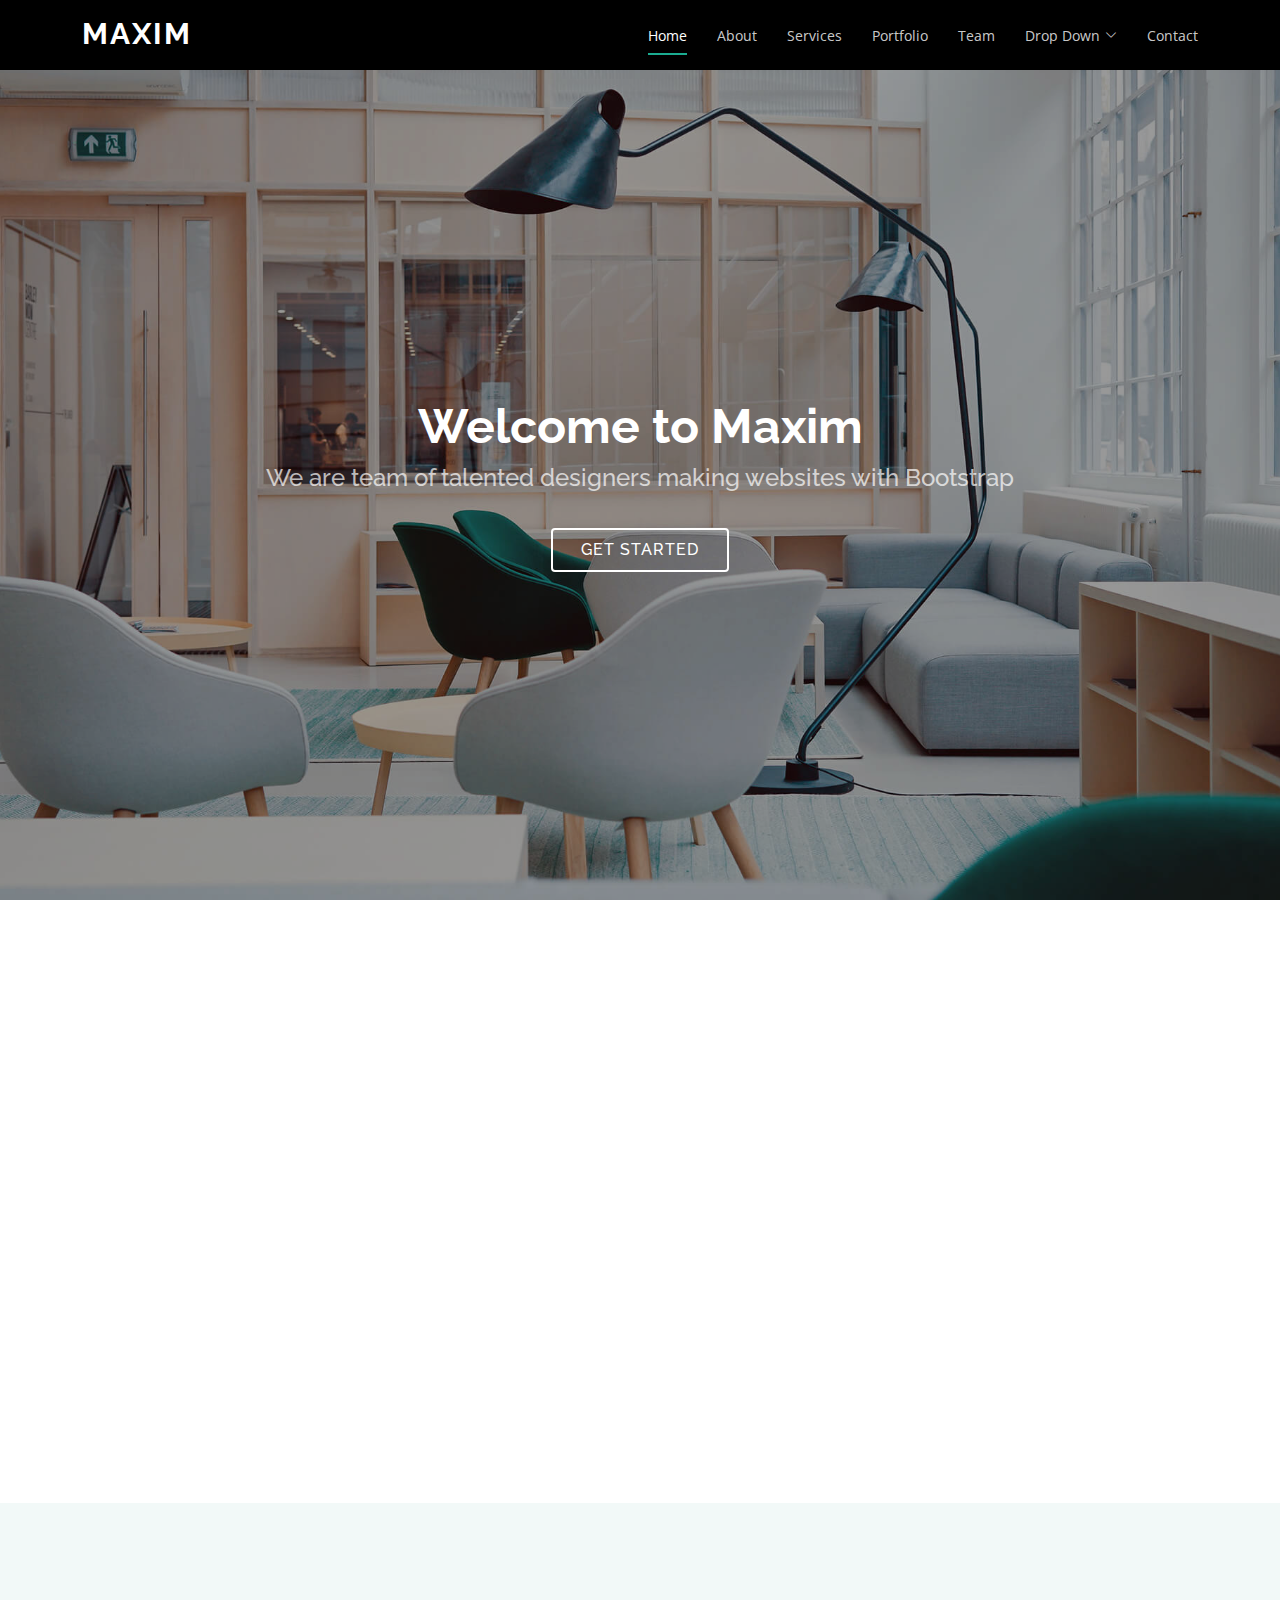
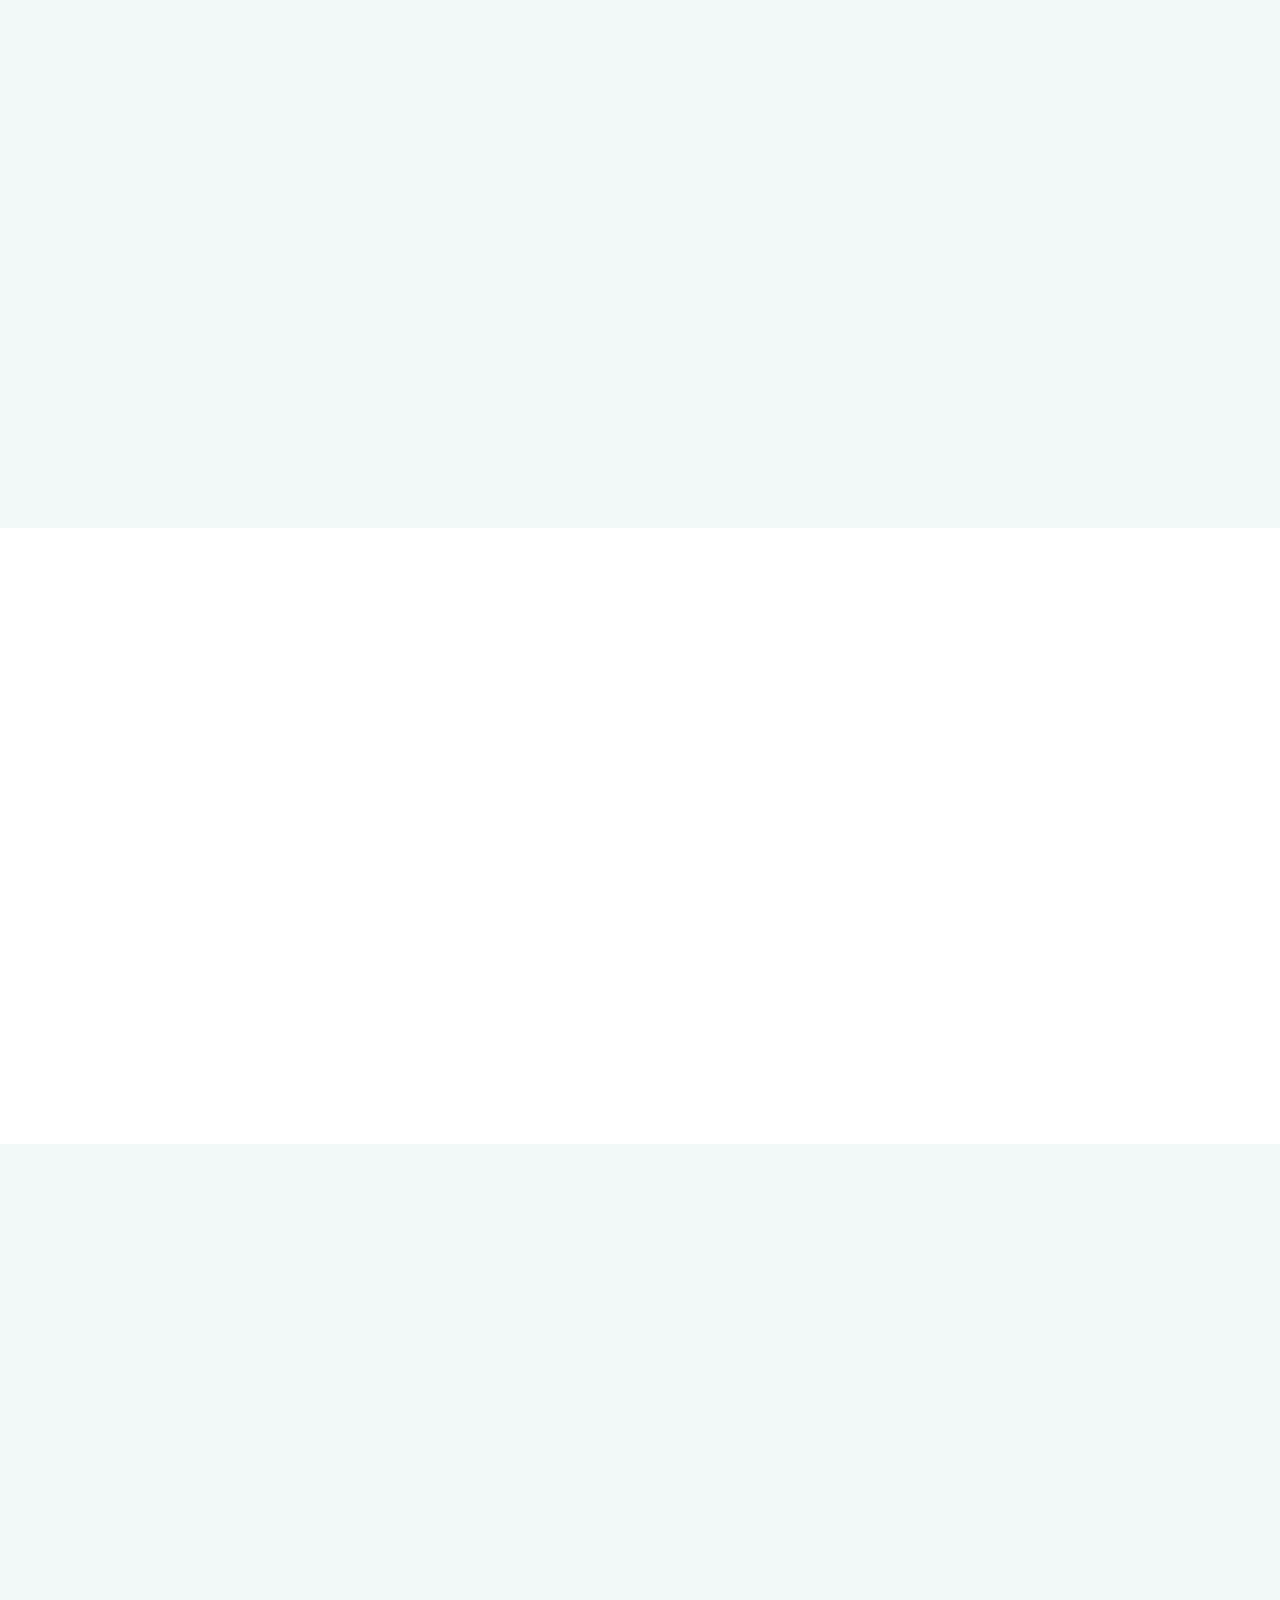
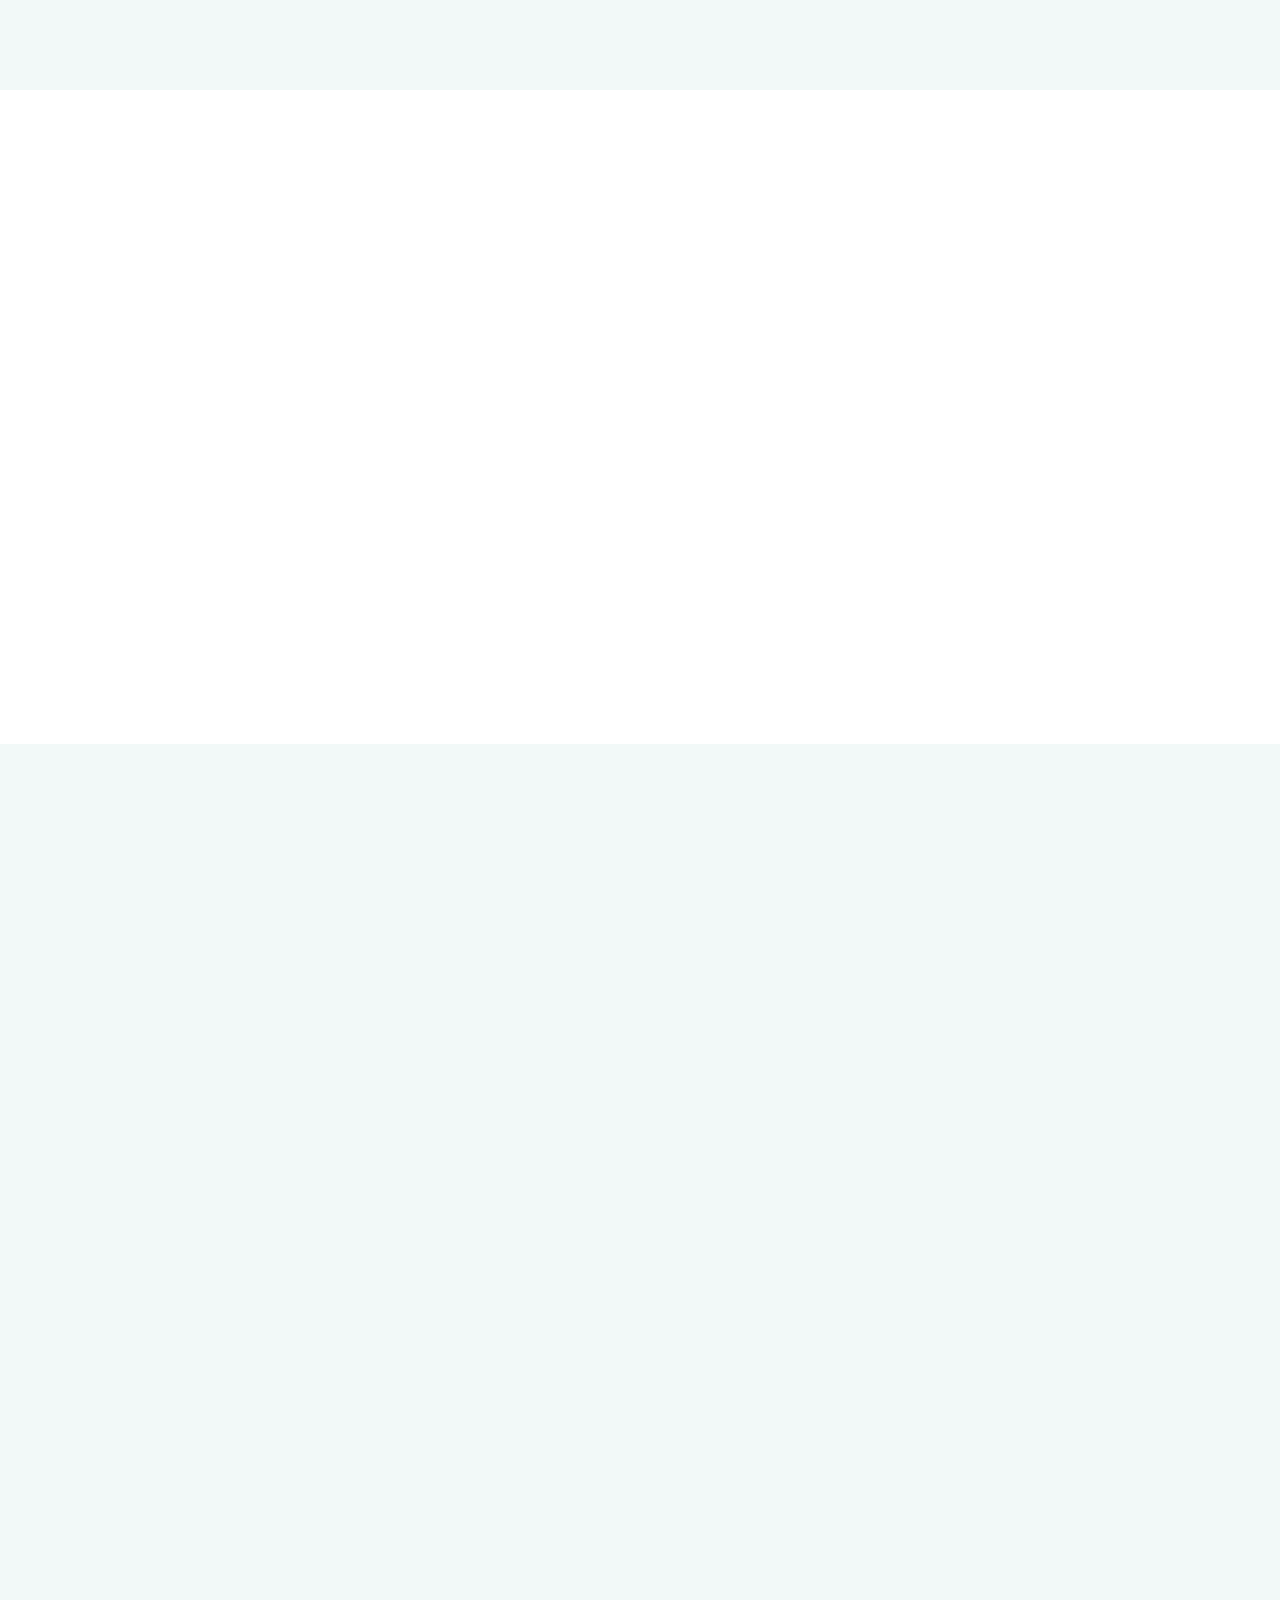
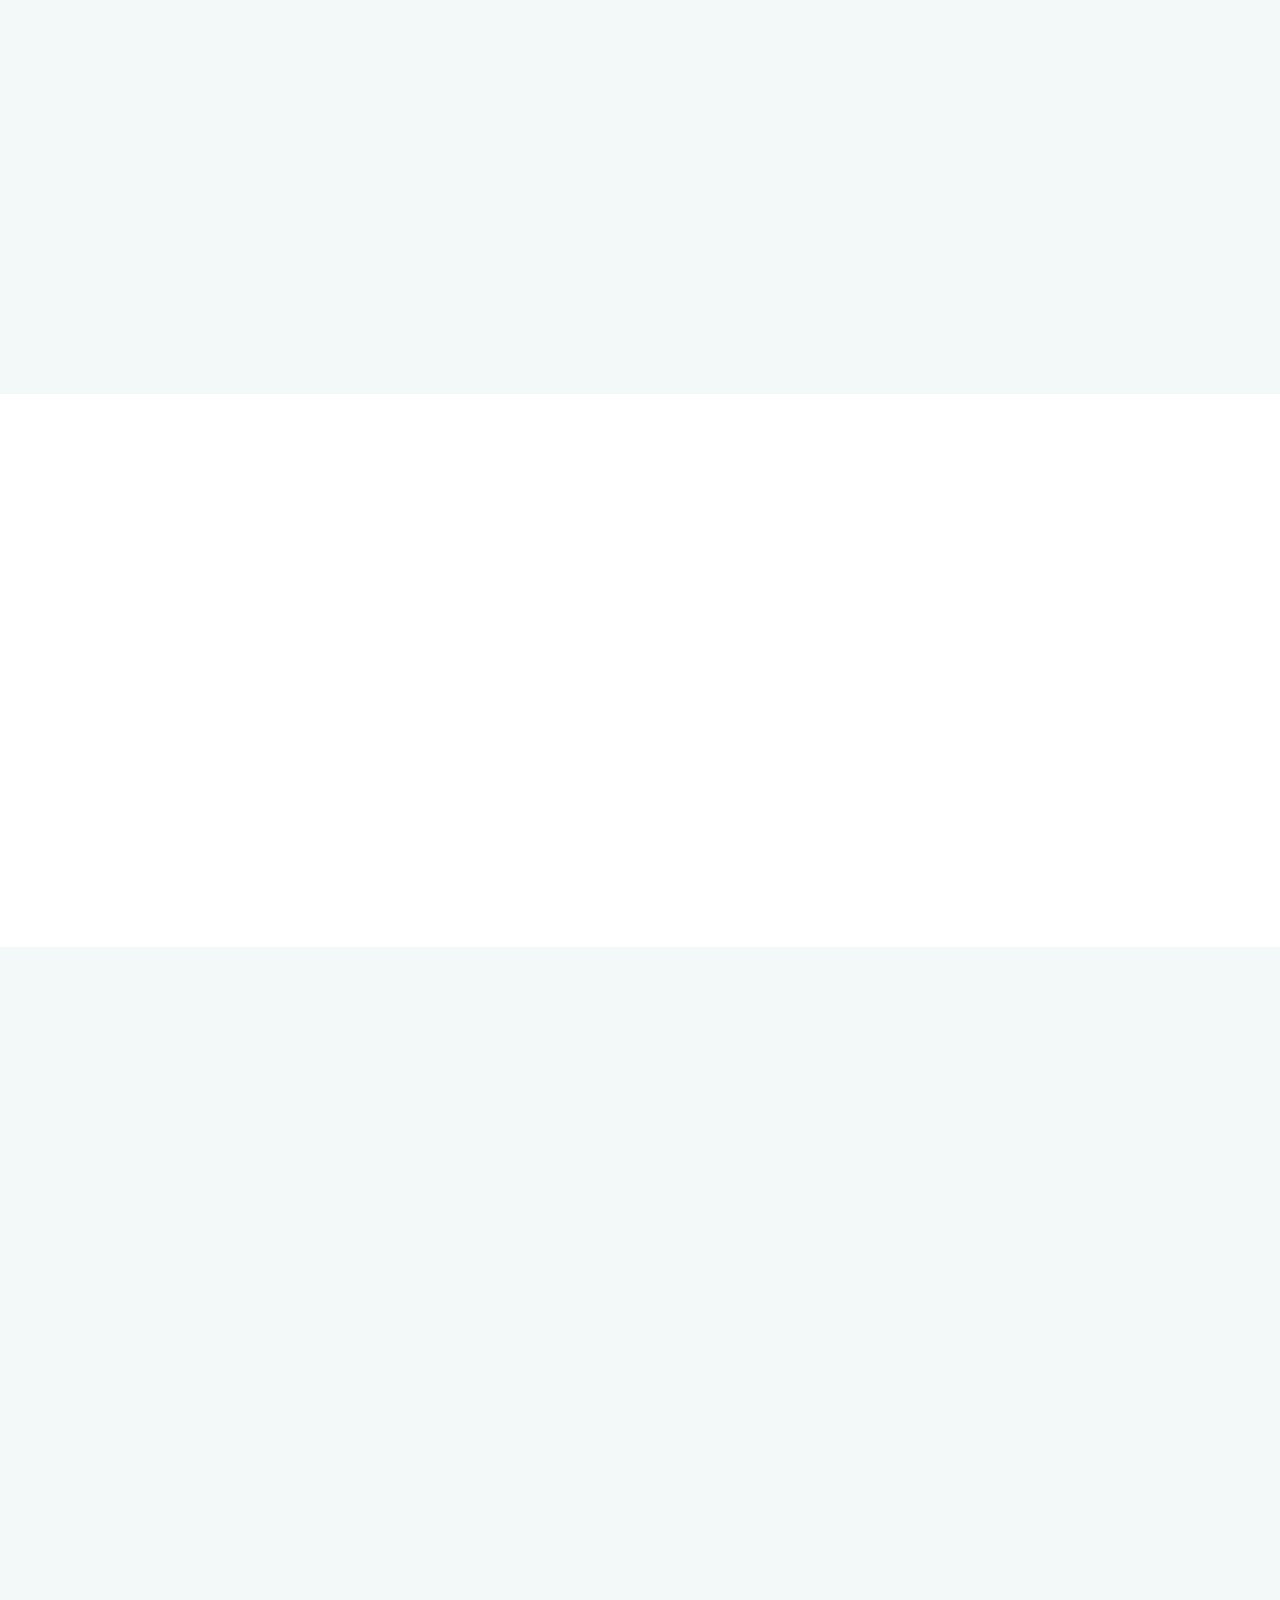
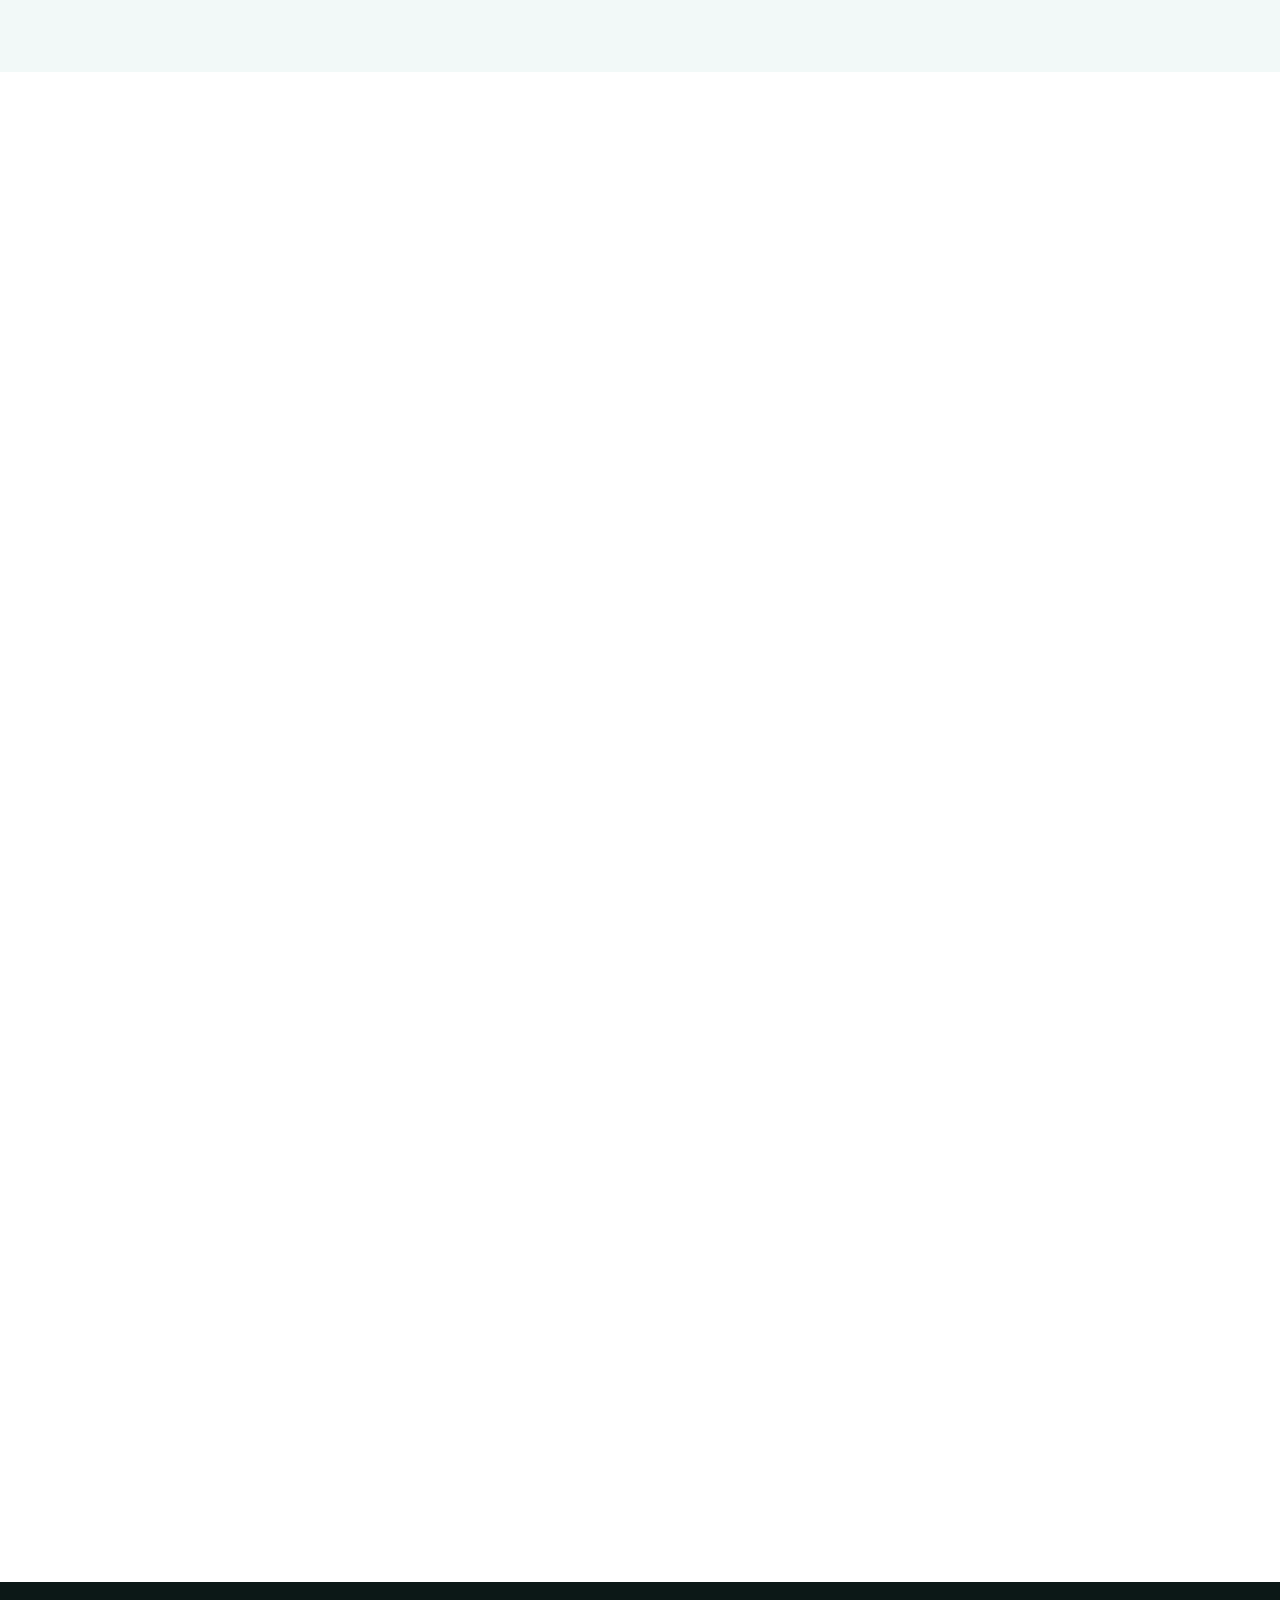
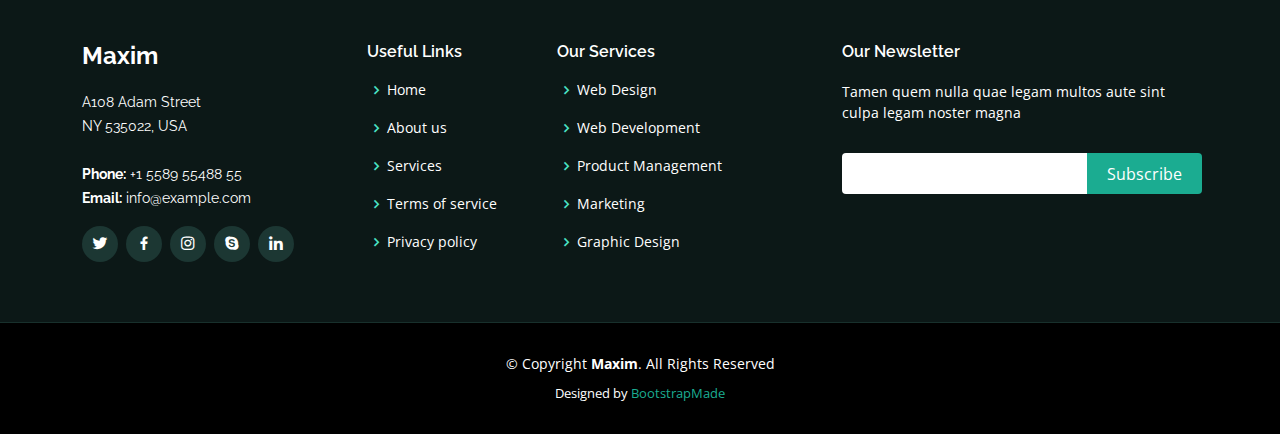
<file: Maxim/index.html>
<!DOCTYPE html>
<html lang="en">

<head>
  <meta charset="utf-8">
  <meta content="width=device-width, initial-scale=1.0" name="viewport">

  <title>Maxim Bootstrap Template - Index</title>
  <meta content="" name="description">
  <meta content="" name="keywords">

  <!-- Favicons -->
  <link href="assets/img/favicon.png" rel="icon">
  <link href="assets/img/apple-touch-icon.png" rel="apple-touch-icon">

  <!-- Google Fonts -->
  <link href="https://fonts.googleapis.com/css?family=Open+Sans:300,300i,400,400i,600,600i,700,700i|Raleway:300,300i,400,400i,500,500i,600,600i,700,700i|Poppins:300,300i,400,400i,500,500i,600,600i,700,700i" rel="stylesheet">

  <!-- Vendor CSS Files -->
  <link href="assets/vendor/aos/aos.css" rel="stylesheet">
  <link href="assets/vendor/bootstrap/css/bootstrap.min.css" rel="stylesheet">
  <link href="assets/vendor/bootstrap-icons/bootstrap-icons.css" rel="stylesheet">
  <link href="assets/vendor/boxicons/css/boxicons.min.css" rel="stylesheet">
  <link href="assets/vendor/glightbox/css/glightbox.min.css" rel="stylesheet">
  <link href="assets/vendor/swiper/swiper-bundle.min.css" rel="stylesheet">

  <!-- Template Main CSS File -->
  <link href="assets/css/style.css" rel="stylesheet">

  <!-- =======================================================
  * Template Name: Maxim
  * Updated: Jan 29 2024 with Bootstrap v5.3.2
  * Template URL: https://bootstrapmade.com/maxim-free-onepage-bootstrap-theme/
  * Author: BootstrapMade.com
  * License: https://bootstrapmade.com/license/
  ======================================================== -->
</head>

<body>

  <!-- ======= Header ======= -->
  <header id="header" class="fixed-top d-flex align-items-center">
    <div class="container d-flex justify-content-between">

      <div class="logo">
        <h1><a href="index.html">Maxim</a></h1>
        <!-- Uncomment below if you prefer to use an image logo -->
        <!-- <a href="index.html"><img src="assets/img/logo.png" alt="" class="img-fluid"></a>-->
      </div>

      <nav id="navbar" class="navbar">
        <ul>
          <li><a class="nav-link scrollto active" href="#hero">Home</a></li>
          <li><a class="nav-link scrollto" href="#about">About</a></li>
          <li><a class="nav-link scrollto" href="#services">Services</a></li>
          <li><a class="nav-link scrollto " href="#portfolio">Portfolio</a></li>
          <li><a class="nav-link scrollto" href="#team">Team</a></li>
          <li class="dropdown"><a href="#"><span>Drop Down</span> <i class="bi bi-chevron-down"></i></a>
            <ul>
              <li><a href="#">Drop Down 1</a></li>
              <li class="dropdown"><a href="#"><span>Deep Drop Down</span> <i class="bi bi-chevron-right"></i></a>
                <ul>
                  <li><a href="#">Deep Drop Down 1</a></li>
                  <li><a href="#">Deep Drop Down 2</a></li>
                  <li><a href="#">Deep Drop Down 3</a></li>
                  <li><a href="#">Deep Drop Down 4</a></li>
                  <li><a href="#">Deep Drop Down 5</a></li>
                </ul>
              </li>
              <li><a href="#">Drop Down 2</a></li>
              <li><a href="#">Drop Down 3</a></li>
              <li><a href="#">Drop Down 4</a></li>
            </ul>
          </li>
          <li><a class="nav-link scrollto" href="#contact">Contact</a></li>
        </ul>
        <i class="bi bi-list mobile-nav-toggle"></i>
      </nav><!-- .navbar -->

    </div>
  </header><!-- End Header -->

  <!-- ======= Hero Section ======= -->
  <section id="hero" class="d-flex flex-column justify-content-center align-items-center">
    <div class="container text-center text-md-left" data-aos="fade-up">
      <h1>Welcome to Maxim</h1>
      <h2>We are team of talented designers making websites with Bootstrap</h2>
      <a href="#about" class="btn-get-started scrollto">Get Started</a>
    </div>
  </section><!-- End Hero -->

  <main id="main">

    <!-- ======= About Section ======= -->
    <section id="about" class="about">
      <div class="container">

        <div class="row">
          <div class="col-xl-6 col-lg-7" data-aos="fade-right">
            <img src="assets/img/about-img.jpg" class="img-fluid" alt="">
          </div>
          <div class="col-xl-6 col-lg-5 pt-5 pt-lg-0">
            <h3 data-aos="fade-up">Voluptatem dignissimos provident</h3>
            <p data-aos="fade-up">
              Lorem ipsum dolor sit amet, consectetur adipiscing elit, sed do eiusmod tempor incididunt ut labore et dolore magna aliqua.
            </p>
            <div class="icon-box" data-aos="fade-up">
              <i class="bx bx-receipt"></i>
              <h4>Corporis voluptates sit</h4>
              <p>Consequuntur sunt aut quasi enim aliquam quae harum pariatur laboris nisi ut aliquip</p>
            </div>

            <div class="icon-box" data-aos="fade-up" data-aos-delay="100">
              <i class="bx bx-cube-alt"></i>
              <h4>Ullamco laboris nisi</h4>
              <p>Excepteur sint occaecat cupidatat non proident, sunt in culpa qui officia deserunt</p>
            </div>

            <div class="icon-box" data-aos="fade-up" data-aos-delay="200">
              <i class="bx bx-cube-alt"></i>
              <h4>Ullamco laboris nisi</h4>
              <p>Excepteur sint occaecat cupidatat non proident, sunt in culpa qui officia deserunt</p>
            </div>

          </div>
        </div>

      </div>
    </section><!-- End About Section -->

    <!-- ======= Steps Section ======= -->
    <section id="steps" class="steps section-bg">
      <div class="container">

        <div class="row no-gutters">

          <div class="col-lg-4 col-md-6 content-item" data-aos="fade-in">
            <span>01</span>
            <h4>Lorem Ipsum</h4>
            <p>Ulamco laboris nisi ut aliquip ex ea commodo consequat. Et consectetur ducimus vero placeat</p>
          </div>

          <div class="col-lg-4 col-md-6 content-item" data-aos="fade-in" data-aos-delay="100">
            <span>02</span>
            <h4>Repellat Nihil</h4>
            <p>Dolorem est fugiat occaecati voluptate velit esse. Dicta veritatis dolor quod et vel dire leno para dest</p>
          </div>

          <div class="col-lg-4 col-md-6 content-item" data-aos="fade-in" data-aos-delay="200">
            <span>03</span>
            <h4> Ad ad velit qui</h4>
            <p>Molestiae officiis omnis illo asperiores. Aut doloribus vitae sunt debitis quo vel nam quis</p>
          </div>

          <div class="col-lg-4 col-md-6 content-item" data-aos="fade-in" data-aos-delay="300">
            <span>04</span>
            <h4>Repellendus molestiae</h4>
            <p>Inventore quo sint a sint rerum. Distinctio blanditiis deserunt quod soluta quod nam mider lando casa</p>
          </div>

          <div class="col-lg-4 col-md-6 content-item" data-aos="fade-in" data-aos-delay="400">
            <span>05</span>
            <h4>Sapiente Magnam</h4>
            <p>Vitae dolorem in deleniti ipsum omnis tempore voluptatem. Qui possimus est repellendus est quibusdam</p>
          </div>

          <div class="col-lg-4 col-md-6 content-item" data-aos="fade-in" data-aos-delay="500">
            <span>06</span>
            <h4>Facilis Impedit</h4>
            <p>Quis eum numquam veniam ea voluptatibus voluptas. Excepturi aut nostrum repudiandae voluptatibus corporis sequi</p>
          </div>

        </div>

      </div>
    </section><!-- End Steps Section -->

    <!-- ======= Features Section ======= -->
    <section id="features" class="features">
      <div class="container">

        <div class="row">
          <div class="col-lg-4 mb-5 mb-lg-0" data-aos="fade-right">
            <ul class="nav nav-tabs flex-column">
              <li class="nav-item">
                <a class="nav-link active show" data-bs-toggle="tab" href="#tab-1">
                  <h4>Modi sit est</h4>
                  <p>Quis excepturi porro totam sint earum quo nulla perspiciatis eius.</p>
                </a>
              </li>
              <li class="nav-item mt-2">
                <a class="nav-link" data-bs-toggle="tab" href="#tab-2">
                  <h4>Unde praesentium sed</h4>
                  <p>Voluptas vel esse repudiandae quo excepturi.</p>
                </a>
              </li>
              <li class="nav-item mt-2">
                <a class="nav-link" data-bs-toggle="tab" href="#tab-3">
                  <h4>Pariatur explicabo vel</h4>
                  <p>Velit veniam ipsa sit nihil blanditiis mollitia natus.</p>
                </a>
              </li>
              <li class="nav-item mt-2">
                <a class="nav-link" data-bs-toggle="tab" href="#tab-4">
                  <h4>Nostrum qui quasi</h4>
                  <p>Ratione hic sapiente nostrum doloremque illum nulla praesentium id</p>
                </a>
              </li>
            </ul>
          </div>
          <div class="col-lg-7 ml-auto" data-aos="fade-left">
            <div class="tab-content">
              <div class="tab-pane active show" id="tab-1">
                <figure>
                  <img src="assets/img/features-1.png" alt="" class="img-fluid">
                </figure>
              </div>
              <div class="tab-pane" id="tab-2">
                <figure>
                  <img src="assets/img/features-2.png" alt="" class="img-fluid">
                </figure>
              </div>
              <div class="tab-pane" id="tab-3">
                <figure>
                  <img src="assets/img/features-3.png" alt="" class="img-fluid">
                </figure>
              </div>
              <div class="tab-pane" id="tab-4">
                <figure>
                  <img src="assets/img/features-4.png" alt="" class="img-fluid">
                </figure>
              </div>
            </div>
          </div>
        </div>

      </div>
    </section><!-- End Features Section -->

    <!-- ======= Services Section ======= -->
    <section id="services" class="services section-bg">
      <div class="container">

        <div class="section-title" data-aos="fade-up">
          <h2>Services</h2>
          <p>Magnam dolores commodi suscipit. Necessitatibus eius consequatur ex aliquid fuga eum quidem. Sit sint consectetur velit. Quisquam quos quisquam cupiditate. Et nemo qui impedit suscipit alias ea. Quia fugiat sit in iste officiis commodi quidem hic quas.</p>
        </div>

        <div class="row">
          <div class="col-md-6 col-lg-3 d-flex align-items-stretch mb-5 mb-lg-0" data-aos="fade-up">
            <div class="icon-box icon-box-pink">
              <div class="icon"><i class="bx bxl-dribbble"></i></div>
              <h4 class="title"><a href="">Lorem Ipsum</a></h4>
              <p class="description">Voluptatum deleniti atque corrupti quos dolores et quas molestias excepturi sint occaecati cupiditate</p>
            </div>
          </div>

          <div class="col-md-6 col-lg-3 d-flex align-items-stretch mb-5 mb-lg-0" data-aos="fade-up" data-aos-delay="100">
            <div class="icon-box icon-box-cyan">
              <div class="icon"><i class="bx bx-file"></i></div>
              <h4 class="title"><a href="">Sed ut perspiciatis</a></h4>
              <p class="description">Duis aute irure dolor in reprehenderit in voluptate velit esse cillum dolore eu fugiat nulla</p>
            </div>
          </div>

          <div class="col-md-6 col-lg-3 d-flex align-items-stretch mb-5 mb-lg-0" data-aos="fade-up" data-aos-delay="200">
            <div class="icon-box icon-box-green">
              <div class="icon"><i class="bx bx-tachometer"></i></div>
              <h4 class="title"><a href="">Magni Dolores</a></h4>
              <p class="description">Excepteur sint occaecat cupidatat non proident, sunt in culpa qui officia deserunt mollit anim</p>
            </div>
          </div>

          <div class="col-md-6 col-lg-3 d-flex align-items-stretch mb-5 mb-lg-0" data-aos="fade-up" data-aos-delay="300">
            <div class="icon-box icon-box-blue">
              <div class="icon"><i class="bx bx-world"></i></div>
              <h4 class="title"><a href="">Nemo Enim</a></h4>
              <p class="description">At vero eos et accusamus et iusto odio dignissimos ducimus qui blanditiis praesentium voluptatum</p>
            </div>
          </div>

        </div>

      </div>
    </section><!-- End Services Section -->

    <!-- ======= Testimonials Section ======= -->
    <section id="testimonials" class="testimonials">
      <div class="container">

        <div class="section-title" data-aos="fade-up">
          <h2>Testimonials</h2>
          <p>Magnam dolores commodi suscipit. Necessitatibus eius consequatur ex aliquid fuga eum quidem. Sit sint consectetur velit. Quisquam quos quisquam cupiditate. Et nemo qui impedit suscipit alias ea. Quia fugiat sit in iste officiis commodi quidem hic quas.</p>
        </div>

        <div class="testimonials-slider swiper" data-aos="fade-up" data-aos-delay="100">
          <div class="swiper-wrapper">

            <div class="swiper-slide">
              <div class="testimonial-item">
                <p>
                  <i class="bx bxs-quote-alt-left quote-icon-left"></i>
                  Proin iaculis purus consequat sem cure digni ssim donec porttitora entum suscipit rhoncus. Accusantium quam, ultricies eget id, aliquam eget nibh et. Maecen aliquam, risus at semper.
                  <i class="bx bxs-quote-alt-right quote-icon-right"></i>
                </p>
                <img src="assets/img/testimonials/testimonials-1.jpg" class="testimonial-img" alt="">
                <h3>Saul Goodman</h3>
                <h4>Ceo &amp; Founder</h4>
              </div>
            </div><!-- End testimonial item -->

            <div class="swiper-slide">
              <div class="testimonial-item">
                <p>
                  <i class="bx bxs-quote-alt-left quote-icon-left"></i>
                  Export tempor illum tamen malis malis eram quae irure esse labore quem cillum quid cillum eram malis quorum velit fore eram velit sunt aliqua noster fugiat irure amet legam anim culpa.
                  <i class="bx bxs-quote-alt-right quote-icon-right"></i>
                </p>
                <img src="assets/img/testimonials/testimonials-2.jpg" class="testimonial-img" alt="">
                <h3>Sara Wilsson</h3>
                <h4>Designer</h4>
              </div>
            </div><!-- End testimonial item -->

            <div class="swiper-slide">
              <div class="testimonial-item">
                <p>
                  <i class="bx bxs-quote-alt-left quote-icon-left"></i>
                  Enim nisi quem export duis labore cillum quae magna enim sint quorum nulla quem veniam duis minim tempor labore quem eram duis noster aute amet eram fore quis sint minim.
                  <i class="bx bxs-quote-alt-right quote-icon-right"></i>
                </p>
                <img src="assets/img/testimonials/testimonials-3.jpg" class="testimonial-img" alt="">
                <h3>Jena Karlis</h3>
                <h4>Store Owner</h4>
              </div>
            </div><!-- End testimonial item -->

            <div class="swiper-slide">
              <div class="testimonial-item">
                <p>
                  <i class="bx bxs-quote-alt-left quote-icon-left"></i>
                  Fugiat enim eram quae cillum dolore dolor amet nulla culpa multos export minim fugiat minim velit minim dolor enim duis veniam ipsum anim magna sunt elit fore quem dolore labore illum veniam.
                  <i class="bx bxs-quote-alt-right quote-icon-right"></i>
                </p>
                <img src="assets/img/testimonials/testimonials-4.jpg" class="testimonial-img" alt="">
                <h3>Matt Brandon</h3>
                <h4>Freelancer</h4>
              </div>
            </div><!-- End testimonial item -->

            <div class="swiper-slide">
              <div class="testimonial-item">
                <p>
                  <i class="bx bxs-quote-alt-left quote-icon-left"></i>
                  Quis quorum aliqua sint quem legam fore sunt eram irure aliqua veniam tempor noster veniam enim culpa labore duis sunt culpa nulla illum cillum fugiat legam esse veniam culpa fore nisi cillum quid.
                  <i class="bx bxs-quote-alt-right quote-icon-right"></i>
                </p>
                <img src="assets/img/testimonials/testimonials-5.jpg" class="testimonial-img" alt="">
                <h3>John Larson</h3>
                <h4>Entrepreneur</h4>
              </div>
            </div><!-- End testimonial item -->

          </div>
          <div class="swiper-pagination"></div>
        </div>

      </div>
    </section><!-- End Testimonials Section -->

    <!-- ======= Portfolio Section ======= -->
    <section id="portfolio" class="portfolio section-bg">
      <div class="container">

        <div class="section-title" data-aos="fade-up">
          <h2>Portfolio</h2>
          <p>Magnam dolores commodi suscipit. Necessitatibus eius consequatur ex aliquid fuga eum quidem. Sit sint consectetur velit. Quisquam quos quisquam cupiditate. Et nemo qui impedit suscipit alias ea. Quia fugiat sit in iste officiis commodi quidem hic quas.</p>
        </div>

        <div class="row" data-aos="fade-up">
          <div class="col-lg-12 d-flex justify-content-center">
            <ul id="portfolio-flters">
              <li data-filter="*" class="filter-active">All</li>
              <li data-filter=".filter-app">App</li>
              <li data-filter=".filter-card">Card</li>
              <li data-filter=".filter-web">Web</li>
            </ul>
          </div>
        </div>

        <div class="row portfolio-container" data-aos="fade-up">

          <div class="col-lg-4 col-md-6 portfolio-item filter-app">
            <div class="portfolio-wrap">
              <img src="assets/img/portfolio/portfolio-1.jpg" class="img-fluid" alt="">
              <div class="portfolio-info">
                <h4>App 1</h4>
                <p>App</p>
                <div class="portfolio-links">
                  <a href="assets/img/portfolio/portfolio-1.jpg" data-gallery="portfolioGallery" class="portfolio-lightbox" title="App 1"><i class="bx bx-plus"></i></a>
                  <a href="portfolio-details.html" title="More Details"><i class="bx bx-link"></i></a>
                </div>
              </div>
            </div>
          </div>

          <div class="col-lg-4 col-md-6 portfolio-item filter-web">
            <div class="portfolio-wrap">
              <img src="assets/img/portfolio/portfolio-2.jpg" class="img-fluid" alt="">
              <div class="portfolio-info">
                <h4>Web 3</h4>
                <p>Web</p>
                <div class="portfolio-links">
                  <a href="assets/img/portfolio/portfolio-2.jpg" data-gallery="portfolioGallery" class="portfolio-lightbox" title="Web 3"><i class="bx bx-plus"></i></a>
                  <a href="portfolio-details.html" title="More Details"><i class="bx bx-link"></i></a>
                </div>
              </div>
            </div>
          </div>

          <div class="col-lg-4 col-md-6 portfolio-item filter-app">
            <div class="portfolio-wrap">
              <img src="assets/img/portfolio/portfolio-3.jpg" class="img-fluid" alt="">
              <div class="portfolio-info">
                <h4>App 2</h4>
                <p>App</p>
                <div class="portfolio-links">
                  <a href="assets/img/portfolio/portfolio-3.jpg" data-gallery="portfolioGallery" class="portfolio-lightbox" title="App 2"><i class="bx bx-plus"></i></a>
                  <a href="portfolio-details.html" title="More Details"><i class="bx bx-link"></i></a>
                </div>
              </div>
            </div>
          </div>

          <div class="col-lg-4 col-md-6 portfolio-item filter-card">
            <div class="portfolio-wrap">
              <img src="assets/img/portfolio/portfolio-4.jpg" class="img-fluid" alt="">
              <div class="portfolio-info">
                <h4>Card 2</h4>
                <p>Card</p>
                <div class="portfolio-links">
                  <a href="assets/img/portfolio/portfolio-4.jpg" data-gallery="portfolioGallery" class="portfolio-lightbox" title="Card 2"><i class="bx bx-plus"></i></a>
                  <a href="portfolio-details.html" title="More Details"><i class="bx bx-link"></i></a>
                </div>
              </div>
            </div>
          </div>

          <div class="col-lg-4 col-md-6 portfolio-item filter-web">
            <div class="portfolio-wrap">
              <img src="assets/img/portfolio/portfolio-5.jpg" class="img-fluid" alt="">
              <div class="portfolio-info">
                <h4>Web 2</h4>
                <p>Web</p>
                <div class="portfolio-links">
                  <a href="assets/img/portfolio/portfolio-5.jpg" data-gallery="portfolioGallery" class="portfolio-lightbox" title="Web 2"><i class="bx bx-plus"></i></a>
                  <a href="portfolio-details.html" title="More Details"><i class="bx bx-link"></i></a>
                </div>
              </div>
            </div>
          </div>

          <div class="col-lg-4 col-md-6 portfolio-item filter-app">
            <div class="portfolio-wrap">
              <img src="assets/img/portfolio/portfolio-6.jpg" class="img-fluid" alt="">
              <div class="portfolio-info">
                <h4>App 3</h4>
                <p>App</p>
                <div class="portfolio-links">
                  <a href="assets/img/portfolio/portfolio-6.jpg" data-gallery="portfolioGallery" class="portfolio-lightbox" title="App 3"><i class="bx bx-plus"></i></a>
                  <a href="portfolio-details.html" title="More Details"><i class="bx bx-link"></i></a>
                </div>
              </div>
            </div>
          </div>

          <div class="col-lg-4 col-md-6 portfolio-item filter-card">
            <div class="portfolio-wrap">
              <img src="assets/img/portfolio/portfolio-7.jpg" class="img-fluid" alt="">
              <div class="portfolio-info">
                <h4>Card 1</h4>
                <p>Card</p>
                <div class="portfolio-links">
                  <a href="assets/img/portfolio/portfolio-7.jpg" data-gallery="portfolioGallery" class="portfolio-lightbox" title="Card 1"><i class="bx bx-plus"></i></a>
                  <a href="portfolio-details.html" title="More Details"><i class="bx bx-link"></i></a>
                </div>
              </div>
            </div>
          </div>

          <div class="col-lg-4 col-md-6 portfolio-item filter-card">
            <div class="portfolio-wrap">
              <img src="assets/img/portfolio/portfolio-8.jpg" class="img-fluid" alt="">
              <div class="portfolio-info">
                <h4>Card 3</h4>
                <p>Card</p>
                <div class="portfolio-links">
                  <a href="assets/img/portfolio/portfolio-8.jpg" data-gallery="portfolioGallery" class="portfolio-lightbox" title="Card 3"><i class="bx bx-plus"></i></a>
                  <a href="portfolio-details.html" title="More Details"><i class="bx bx-link"></i></a>
                </div>
              </div>
            </div>
          </div>

          <div class="col-lg-4 col-md-6 portfolio-item filter-web">
            <div class="portfolio-wrap">
              <img src="assets/img/portfolio/portfolio-9.jpg" class="img-fluid" alt="">
              <div class="portfolio-info">
                <h4>Web 3</h4>
                <p>Web</p>
                <div class="portfolio-links">
                  <a href="assets/img/portfolio/portfolio-9.jpg" data-gallery="portfolioGallery" class="portfolio-lightbox" title="Web 3"><i class="bx bx-plus"></i></a>
                  <a href="portfolio-details.html" title="More Details"><i class="bx bx-link"></i></a>
                </div>
              </div>
            </div>
          </div>

        </div>

      </div>
    </section><!-- End Portfolio Section -->

    <!-- ======= Team Section ======= -->
    <section id="team" class="team">
      <div class="container">

        <div class="section-title" data-aos="fade-up">
          <h2>Team</h2>
          <p>Magnam dolores commodi suscipit. Necessitatibus eius consequatur ex aliquid fuga eum quidem. Sit sint consectetur velit. Quisquam quos quisquam cupiditate. Et nemo qui impedit suscipit alias ea. Quia fugiat sit in iste officiis commodi quidem hic quas.</p>
        </div>

        <div class="row">

          <div class="col-xl-3 col-lg-4 col-md-6" data-aos="fade-up">
            <div class="member">
              <img src="assets/img/team/team-1.jpg" class="img-fluid" alt="">
              <div class="member-info">
                <div class="member-info-content">
                  <h4>Walter White</h4>
                  <span>Chief Executive Officer</span>
                </div>
                <div class="social">
                  <a href=""><i class="bi bi-twitter"></i></a>
                  <a href=""><i class="bi bi-facebook"></i></a>
                  <a href=""><i class="bi bi-instagram"></i></a>
                  <a href=""><i class="bi bi-linkedin"></i></a>
                </div>
              </div>
            </div>
          </div>

          <div class="col-xl-3 col-lg-4 col-md-6" data-aos="fade-up" data-aos-delay="100">
            <div class="member">
              <img src="assets/img/team/team-2.jpg" class="img-fluid" alt="">
              <div class="member-info">
                <div class="member-info-content">
                  <h4>Sarah Jhonson</h4>
                  <span>Product Manager</span>
                </div>
                <div class="social">
                  <a href=""><i class="bi bi-twitter"></i></a>
                  <a href=""><i class="bi bi-facebook"></i></a>
                  <a href=""><i class="bi bi-instagram"></i></a>
                  <a href=""><i class="bi bi-linkedin"></i></a>
                </div>
              </div>
            </div>
          </div>

          <div class="col-xl-3 col-lg-4 col-md-6" data-aos="fade-up" data-aos-delay="200">
            <div class="member">
              <img src="assets/img/team/team-3.jpg" class="img-fluid" alt="">
              <div class="member-info">
                <div class="member-info-content">
                  <h4>William Anderson</h4>
                  <span>CTO</span>
                </div>
                <div class="social">
                  <a href=""><i class="bi bi-twitter"></i></a>
                  <a href=""><i class="bi bi-facebook"></i></a>
                  <a href=""><i class="bi bi-instagram"></i></a>
                  <a href=""><i class="bi bi-linkedin"></i></a>
                </div>
              </div>
            </div>
          </div>

          <div class="col-xl-3 col-lg-4 col-md-6" data-aos="fade-up" data-aos-delay="300">
            <div class="member">
              <img src="assets/img/team/team-4.jpg" class="img-fluid" alt="">
              <div class="member-info">
                <div class="member-info-content">
                  <h4>Amanda Jepson</h4>
                  <span>Accountant</span>
                </div>
                <div class="social">
                  <a href=""><i class="bi bi-twitter"></i></a>
                  <a href=""><i class="bi bi-facebook"></i></a>
                  <a href=""><i class="bi bi-instagram"></i></a>
                  <a href=""><i class="bi bi-linkedin"></i></a>
                </div>
              </div>
            </div>
          </div>

        </div>

      </div>
    </section><!-- End Team Section -->

    <!-- ======= F.A.Q Section ======= -->
    <section id="faq" class="faq section-bg">
      <div class="container">

        <div class="section-title" data-aos="fade-up">
          <h2>F.A.Q</h2>
          <p>Magnam dolores commodi suscipit. Necessitatibus eius consequatur ex aliquid fuga eum quidem. Sit sint consectetur velit. Quisquam quos quisquam cupiditate. Et nemo qui impedit suscipit alias ea. Quia fugiat sit in iste officiis commodi quidem hic quas.</p>
        </div>

        <div class="faq-list">
          <ul>
            <li data-aos="fade-up">
              <i class="bx bx-help-circle icon-help"></i> <a data-bs-toggle="collapse" class="collapse" data-bs-target="#faq-list-1">Non consectetur a erat nam at lectus urna duis? <i class="bx bx-chevron-down icon-show"></i><i class="bx bx-chevron-up icon-close"></i></a>
              <div id="faq-list-1" class="collapse show" data-bs-parent=".faq-list">
                <p>
                  Feugiat pretium nibh ipsum consequat. Tempus iaculis urna id volutpat lacus laoreet non curabitur gravida. Venenatis lectus magna fringilla urna porttitor rhoncus dolor purus non.
                </p>
              </div>
            </li>

            <li data-aos="fade-up" data-aos-delay="100">
              <i class="bx bx-help-circle icon-help"></i> <a data-bs-toggle="collapse" data-bs-target="#faq-list-2" class="collapsed">Feugiat scelerisque varius morbi enim nunc? <i class="bx bx-chevron-down icon-show"></i><i class="bx bx-chevron-up icon-close"></i></a>
              <div id="faq-list-2" class="collapse" data-bs-parent=".faq-list">
                <p>
                  Dolor sit amet consectetur adipiscing elit pellentesque habitant morbi. Id interdum velit laoreet id donec ultrices. Fringilla phasellus faucibus scelerisque eleifend donec pretium. Est pellentesque elit ullamcorper dignissim. Mauris ultrices eros in cursus turpis massa tincidunt dui.
                </p>
              </div>
            </li>

            <li data-aos="fade-up" data-aos-delay="200">
              <i class="bx bx-help-circle icon-help"></i> <a data-bs-toggle="collapse" data-bs-target="#faq-list-3" class="collapsed">Dolor sit amet consectetur adipiscing elit? <i class="bx bx-chevron-down icon-show"></i><i class="bx bx-chevron-up icon-close"></i></a>
              <div id="faq-list-3" class="collapse" data-bs-parent=".faq-list">
                <p>
                  Eleifend mi in nulla posuere sollicitudin aliquam ultrices sagittis orci. Faucibus pulvinar elementum integer enim. Sem nulla pharetra diam sit amet nisl suscipit. Rutrum tellus pellentesque eu tincidunt. Lectus urna duis convallis convallis tellus. Urna molestie at elementum eu facilisis sed odio morbi quis
                </p>
              </div>
            </li>

            <li data-aos="fade-up" data-aos-delay="300">
              <i class="bx bx-help-circle icon-help"></i> <a data-bs-toggle="collapse" data-bs-target="#faq-list-4" class="collapsed">Tempus quam pellentesque nec nam aliquam sem et tortor consequat? <i class="bx bx-chevron-down icon-show"></i><i class="bx bx-chevron-up icon-close"></i></a>
              <div id="faq-list-4" class="collapse" data-bs-parent=".faq-list">
                <p>
                  Molestie a iaculis at erat pellentesque adipiscing commodo. Dignissim suspendisse in est ante in. Nunc vel risus commodo viverra maecenas accumsan. Sit amet nisl suscipit adipiscing bibendum est. Purus gravida quis blandit turpis cursus in.
                </p>
              </div>
            </li>

            <li data-aos="fade-up" data-aos-delay="400">
              <i class="bx bx-help-circle icon-help"></i> <a data-bs-toggle="collapse" data-bs-target="#faq-list-5" class="collapsed">Tortor vitae purus faucibus ornare. Varius vel pharetra vel turpis nunc eget lorem dolor? <i class="bx bx-chevron-down icon-show"></i><i class="bx bx-chevron-up icon-close"></i></a>
              <div id="faq-list-5" class="collapse" data-bs-parent=".faq-list">
                <p>
                  Laoreet sit amet cursus sit amet dictum sit amet justo. Mauris vitae ultricies leo integer malesuada nunc vel. Tincidunt eget nullam non nisi est sit amet. Turpis nunc eget lorem dolor sed. Ut venenatis tellus in metus vulputate eu scelerisque.
                </p>
              </div>
            </li>

          </ul>
        </div>

      </div>
    </section><!-- End F.A.Q Section -->

    <!-- ======= Contact Section ======= -->
    <section id="contact" class="contact">
      <div class="container">

        <div class="section-title" data-aos="fade-up">
          <h2>Contact</h2>
          <p>Magnam dolores commodi suscipit. Necessitatibus eius consequatur ex aliquid fuga eum quidem. Sit sint consectetur velit. Quisquam quos quisquam cupiditate. Et nemo qui impedit suscipit alias ea. Quia fugiat sit in iste officiis commodi quidem hic quas.</p>
        </div>

        <div class="row no-gutters justify-content-center" data-aos="fade-up">

          <div class="col-lg-5 d-flex align-items-stretch">
            <div class="info">
              <div class="address">
                <i class="bi bi-geo-alt"></i>
                <h4>Location:</h4>
                <p>A108 Adam Street, New York, NY 535022</p>
              </div>

              <div class="email mt-4">
                <i class="bi bi-envelope"></i>
                <h4>Email:</h4>
                <p>info@example.com</p>
              </div>

              <div class="phone mt-4">
                <i class="bi bi-phone"></i>
                <h4>Call:</h4>
                <p>+2547 95 548 855</p>
              </div>

            </div>

          </div>

          <div class="col-lg-5 d-flex align-items-stretch">
            <iframe src="" style="width:800px;height:800px"frameborder="0">https://maps.app.goo.gl/rQNRw51Y8FPzajh26</iframe>


          </div>

        </div>

        <div class="row mt-5 justify-content-center" data-aos="fade-up">
          <div class="col-lg-10">
            <form action="forms/contact.php" method="post" role="form" class="php-email-form">
              <div class="row">
                <div class="col-md-6 form-group">
                  <input type="text" name="name" class="form-control" id="name" placeholder="Your Name" required>
                </div>
                <div class="col-md-6 form-group mt-3 mt-md-0">
                  <input type="email" class="form-control" name="email" id="email" placeholder="Your Email" required>
                </div>
              </div>
              <div class="form-group mt-3">
                <input type="text" class="form-control" name="subject" id="subject" placeholder="Subject" required>
              </div>
              <div class="form-group mt-3">
                <textarea class="form-control" name="message" rows="5" placeholder="Message" required></textarea>
              </div>
              <div class="my-3">
                <div class="loading">Loading</div>
                <div class="error-message"></div>
                <div class="sent-message">Your message has been sent. Thank you!</div>
              </div>
              <div class="text-center"><button type="submit">Send Message</button></div>
            </form>
          </div>

        </div>

      </div>
    </section><!-- End Contact Section -->

  </main><!-- End #main -->

  <!-- ======= Footer ======= -->
  <footer id="footer">
    <div class="footer-top">
      <div class="container">
        <div class="row">

          <div class="col-lg-3 col-md-6">
            <div class="footer-info">
              <h3>Maxim</h3>
              <p>
                A108 Adam Street <br>
                NY 535022, USA<br><br>
                <strong>Phone:</strong> +1 5589 55488 55<br>
                <strong>Email:</strong> info@example.com<br>
              </p>
              <div class="social-links mt-3">
                <a href="#" class="twitter"><i class="bx bxl-twitter"></i></a>
                <a href="#" class="facebook"><i class="bx bxl-facebook"></i></a>
                <a href="#" class="instagram"><i class="bx bxl-instagram"></i></a>
                <a href="#" class="google-plus"><i class="bx bxl-skype"></i></a>
                <a href="#" class="linkedin"><i class="bx bxl-linkedin"></i></a>
              </div>
            </div>
          </div>

          <div class="col-lg-2 col-md-6 footer-links">
            <h4>Useful Links</h4>
            <ul>
              <li><i class="bx bx-chevron-right"></i> <a href="#">Home</a></li>
              <li><i class="bx bx-chevron-right"></i> <a href="#">About us</a></li>
              <li><i class="bx bx-chevron-right"></i> <a href="#">Services</a></li>
              <li><i class="bx bx-chevron-right"></i> <a href="#">Terms of service</a></li>
              <li><i class="bx bx-chevron-right"></i> <a href="#">Privacy policy</a></li>
            </ul>
          </div>

          <div class="col-lg-3 col-md-6 footer-links">
            <h4>Our Services</h4>
            <ul>
              <li><i class="bx bx-chevron-right"></i> <a href="#">Web Design</a></li>
              <li><i class="bx bx-chevron-right"></i> <a href="#">Web Development</a></li>
              <li><i class="bx bx-chevron-right"></i> <a href="#">Product Management</a></li>
              <li><i class="bx bx-chevron-right"></i> <a href="#">Marketing</a></li>
              <li><i class="bx bx-chevron-right"></i> <a href="#">Graphic Design</a></li>
            </ul>
          </div>

          <div class="col-lg-4 col-md-6 footer-newsletter">
            <h4>Our Newsletter</h4>
            <p>Tamen quem nulla quae legam multos aute sint culpa legam noster magna</p>
            <form action="" method="post">
              <input type="email" name="email"><input type="submit" value="Subscribe">
            </form>

          </div>

        </div>
      </div>
    </div>

    <div class="container">
      <div class="copyright">
        &copy; Copyright <strong><span>Maxim</span></strong>. All Rights Reserved
      </div>
      <div class="credits">
        <!-- All the links in the footer should remain intact. -->
        <!-- You can delete the links only if you purchased the pro version. -->
        <!-- Licensing information: https://bootstrapmade.com/license/ -->
        <!-- Purchase the pro version with working PHP/AJAX contact form: https://bootstrapmade.com/maxim-free-onepage-bootstrap-theme/ -->
        Designed by <a href="https://bootstrapmade.com/">BootstrapMade</a>
      </div>
    </div>
  </footer><!-- End Footer -->

  <a href="#" class="back-to-top d-flex align-items-center justify-content-center"><i class="bi bi-arrow-up-short"></i></a>

  <!-- Vendor JS Files -->
  <script src="assets/vendor/aos/aos.js"></script>
  <script src="assets/vendor/bootstrap/js/bootstrap.bundle.min.js"></script>
  <script src="assets/vendor/glightbox/js/glightbox.min.js"></script>
  <script src="assets/vendor/isotope-layout/isotope.pkgd.min.js"></script>
  <script src="assets/vendor/swiper/swiper-bundle.min.js"></script>
  <script src="assets/vendor/php-email-form/validate.js"></script>

  <!-- Template Main JS File -->
  <script src="assets/js/main.js"></script>

</body>

</html>
</file>
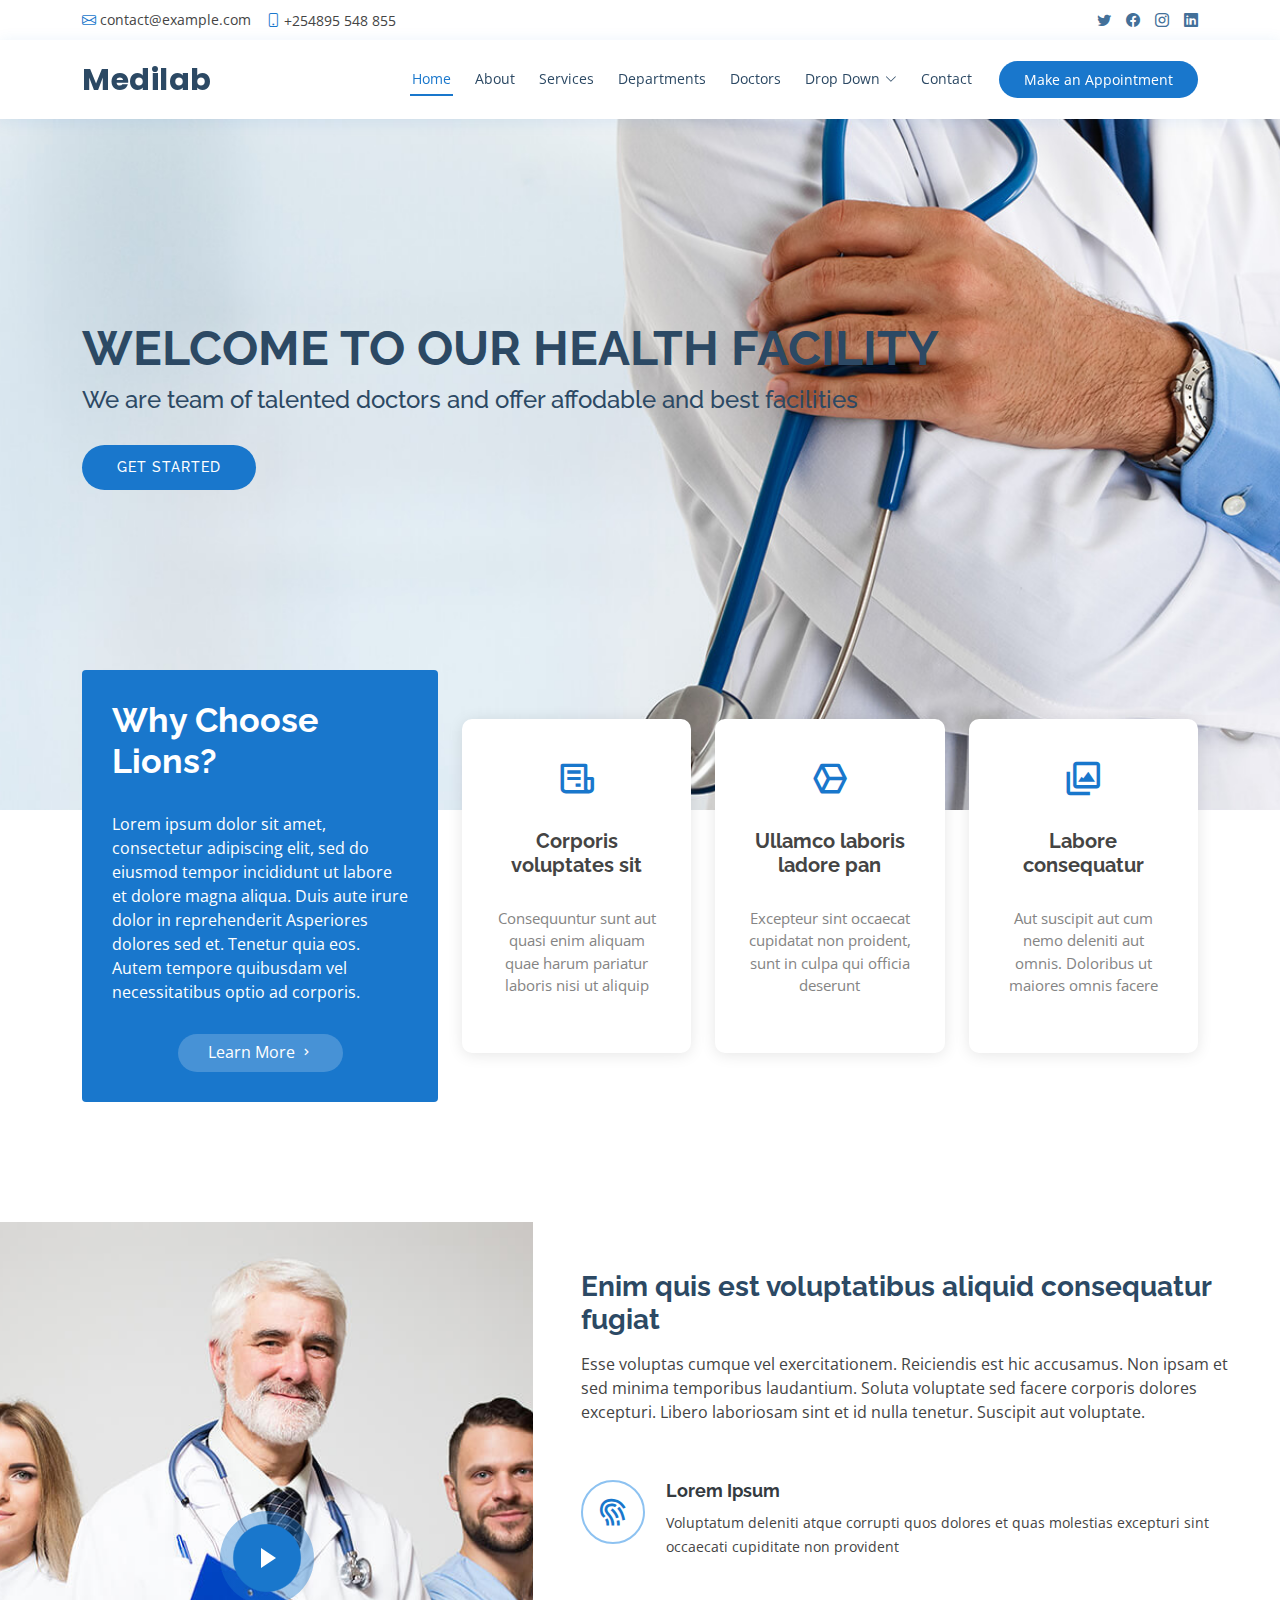
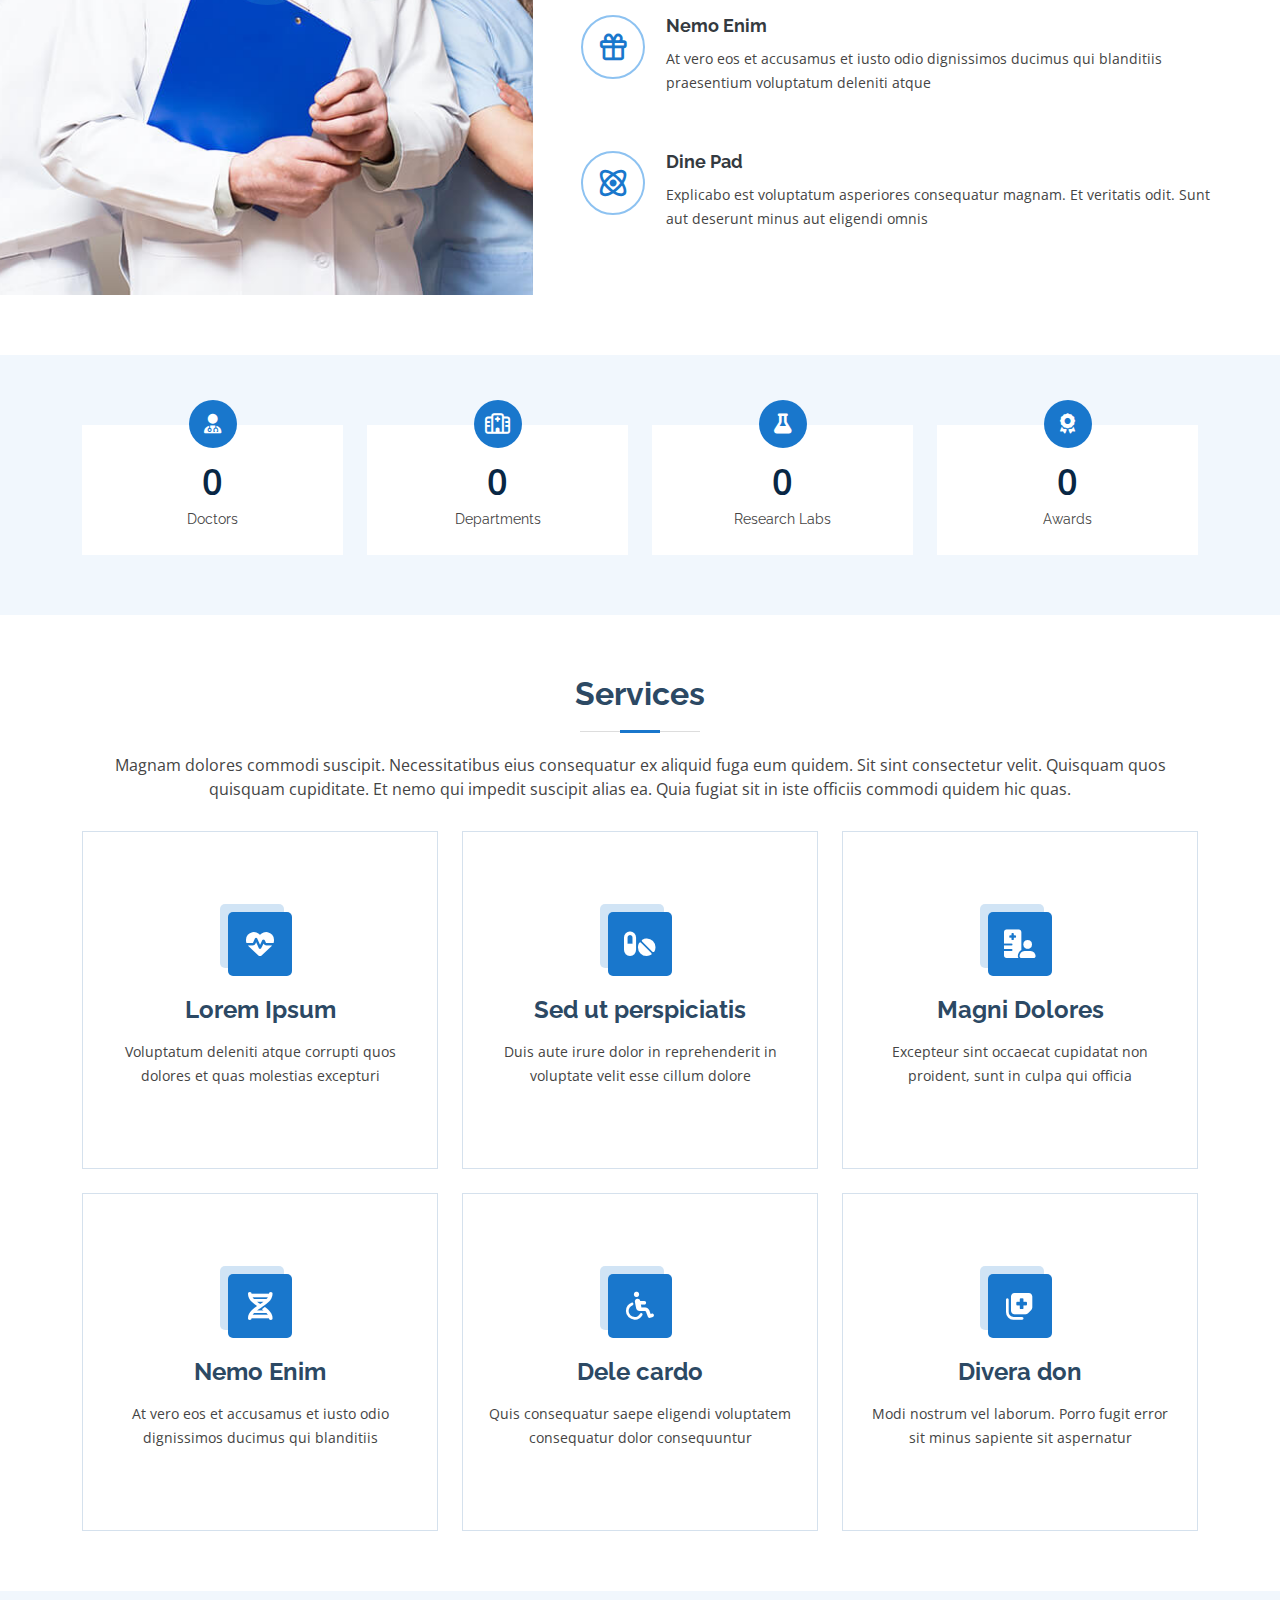
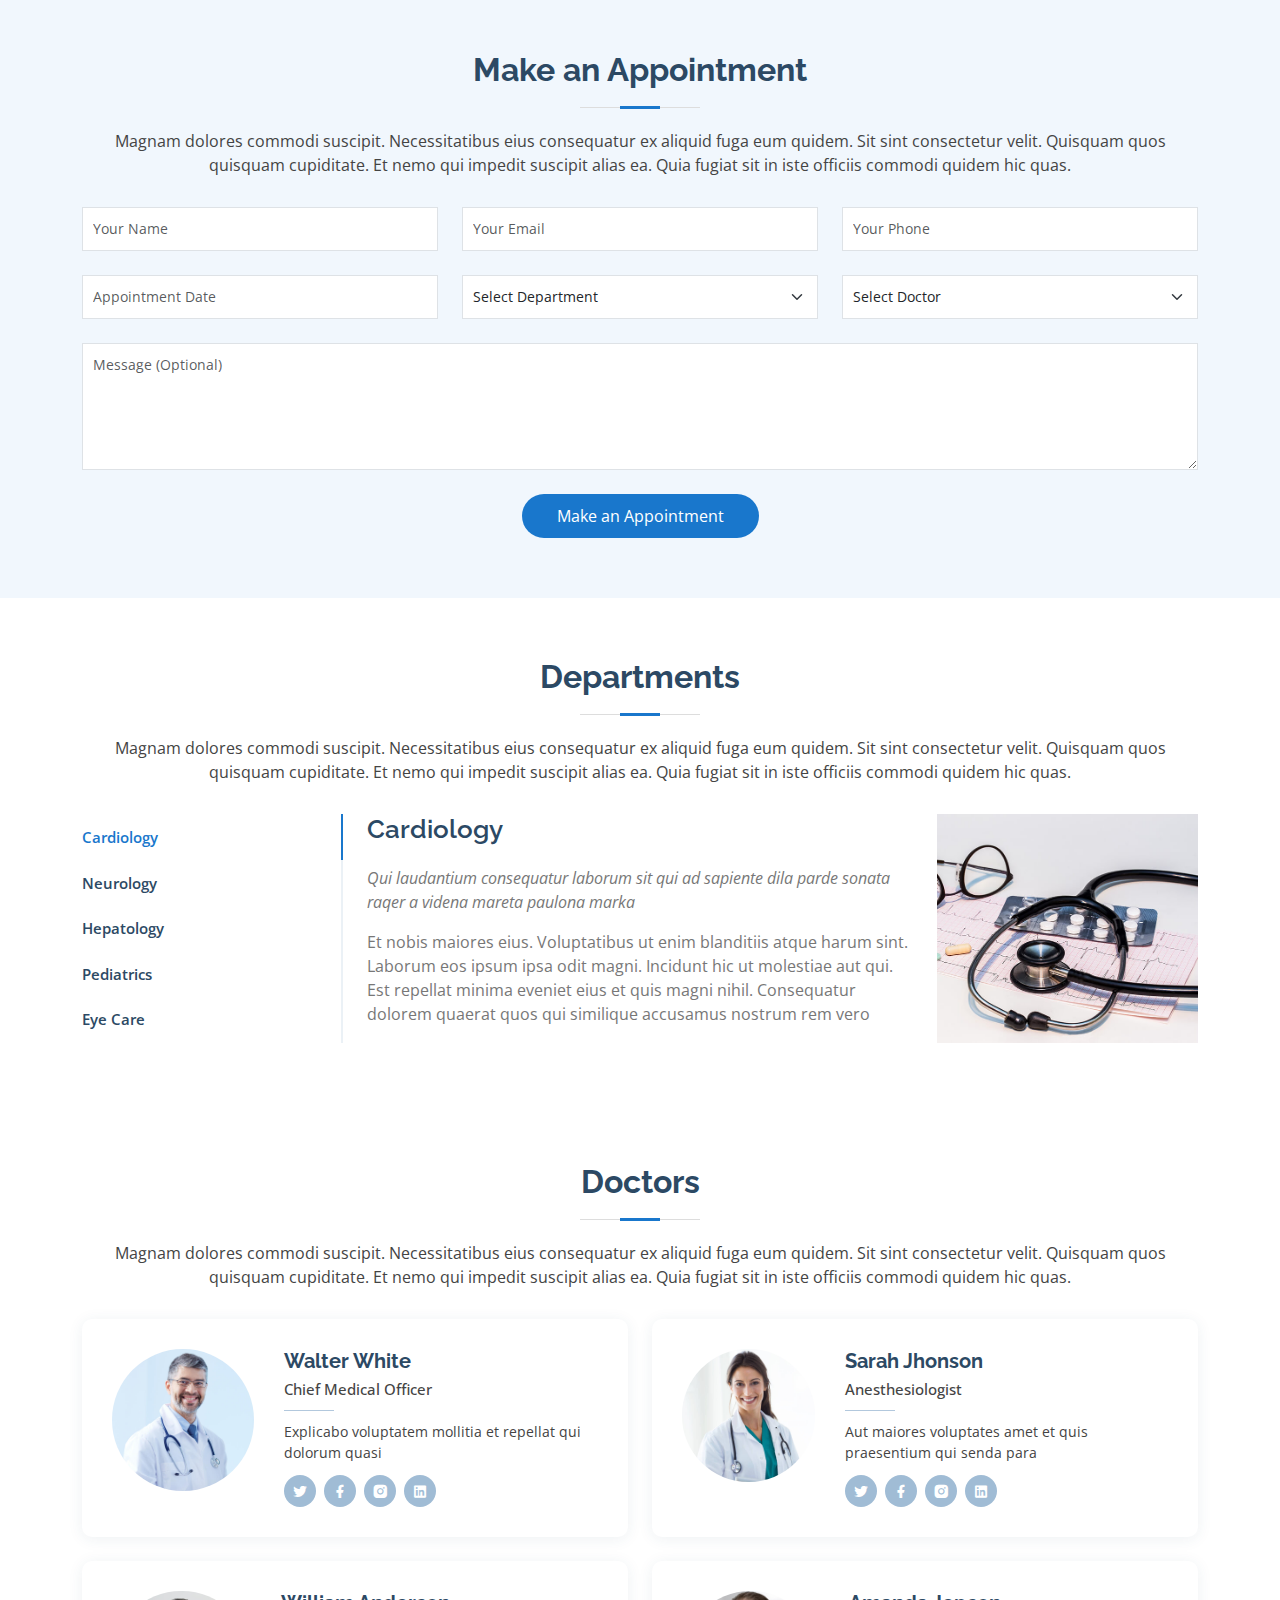
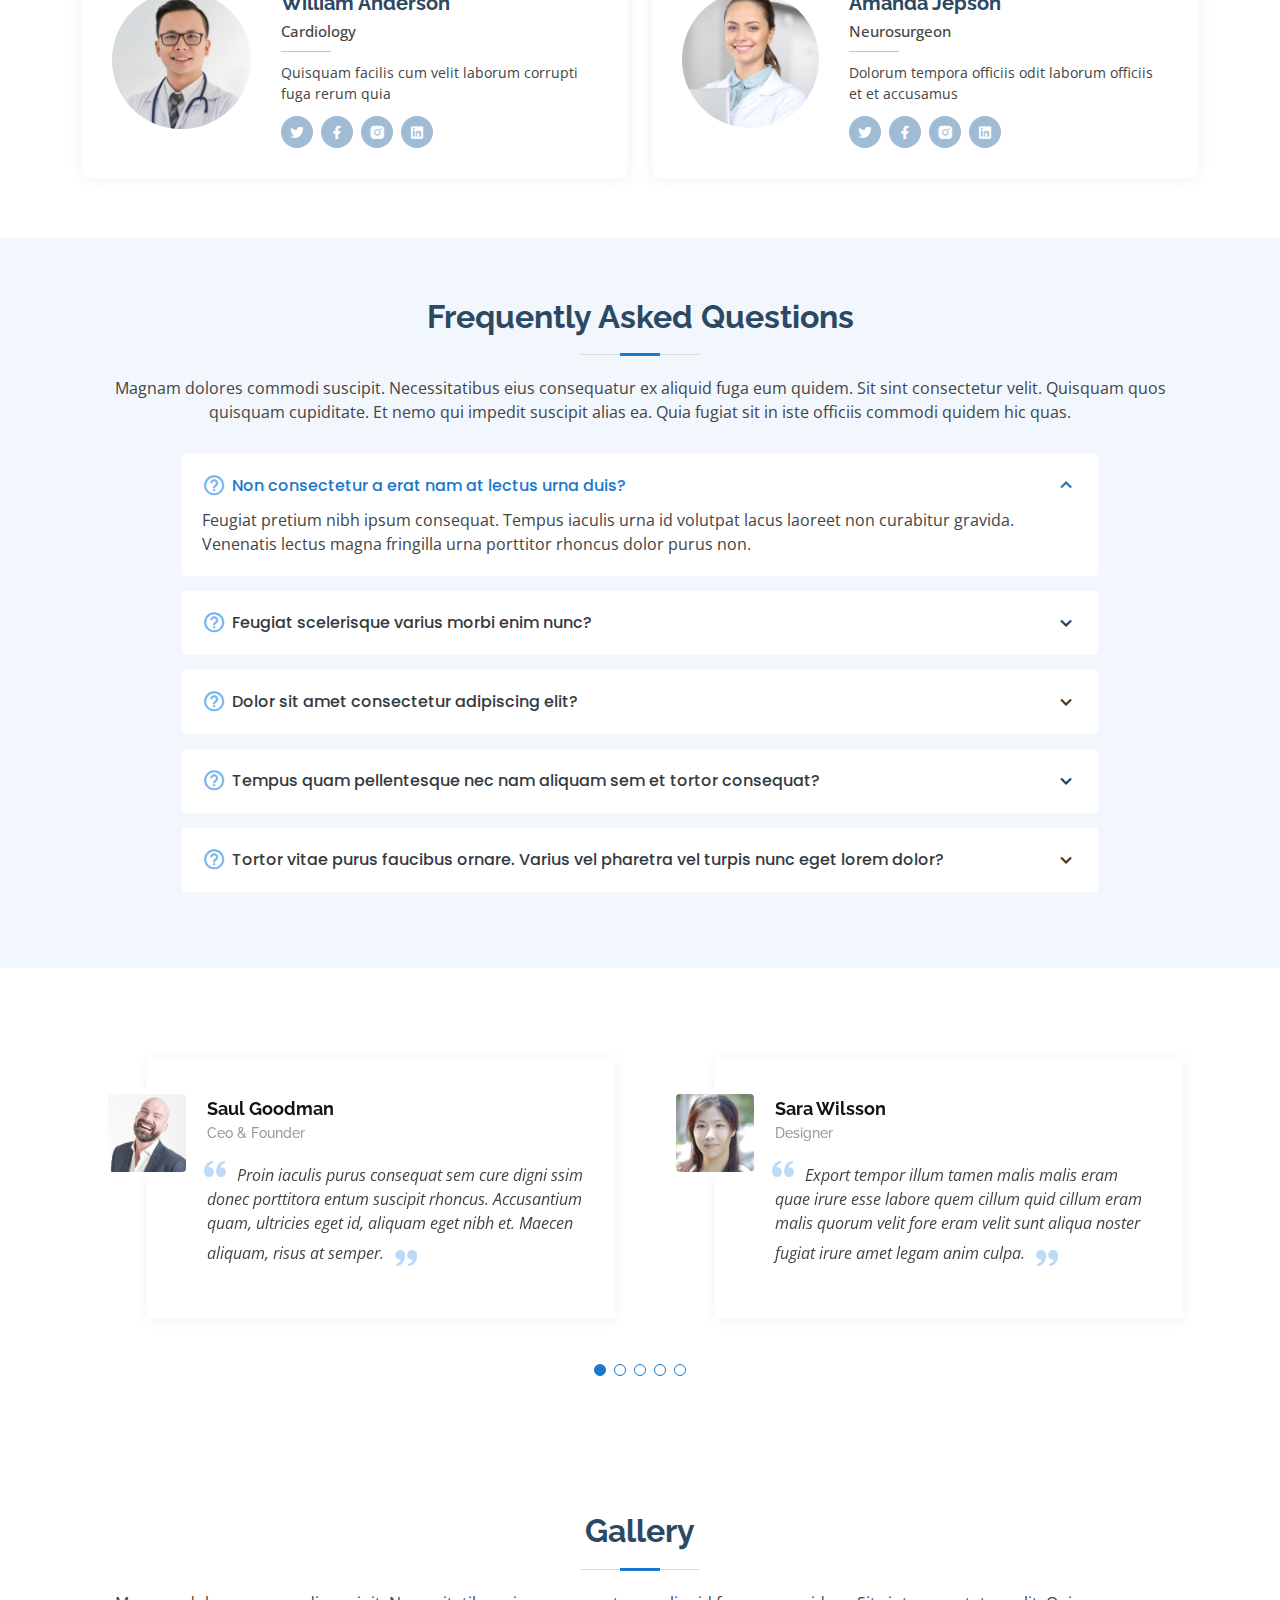
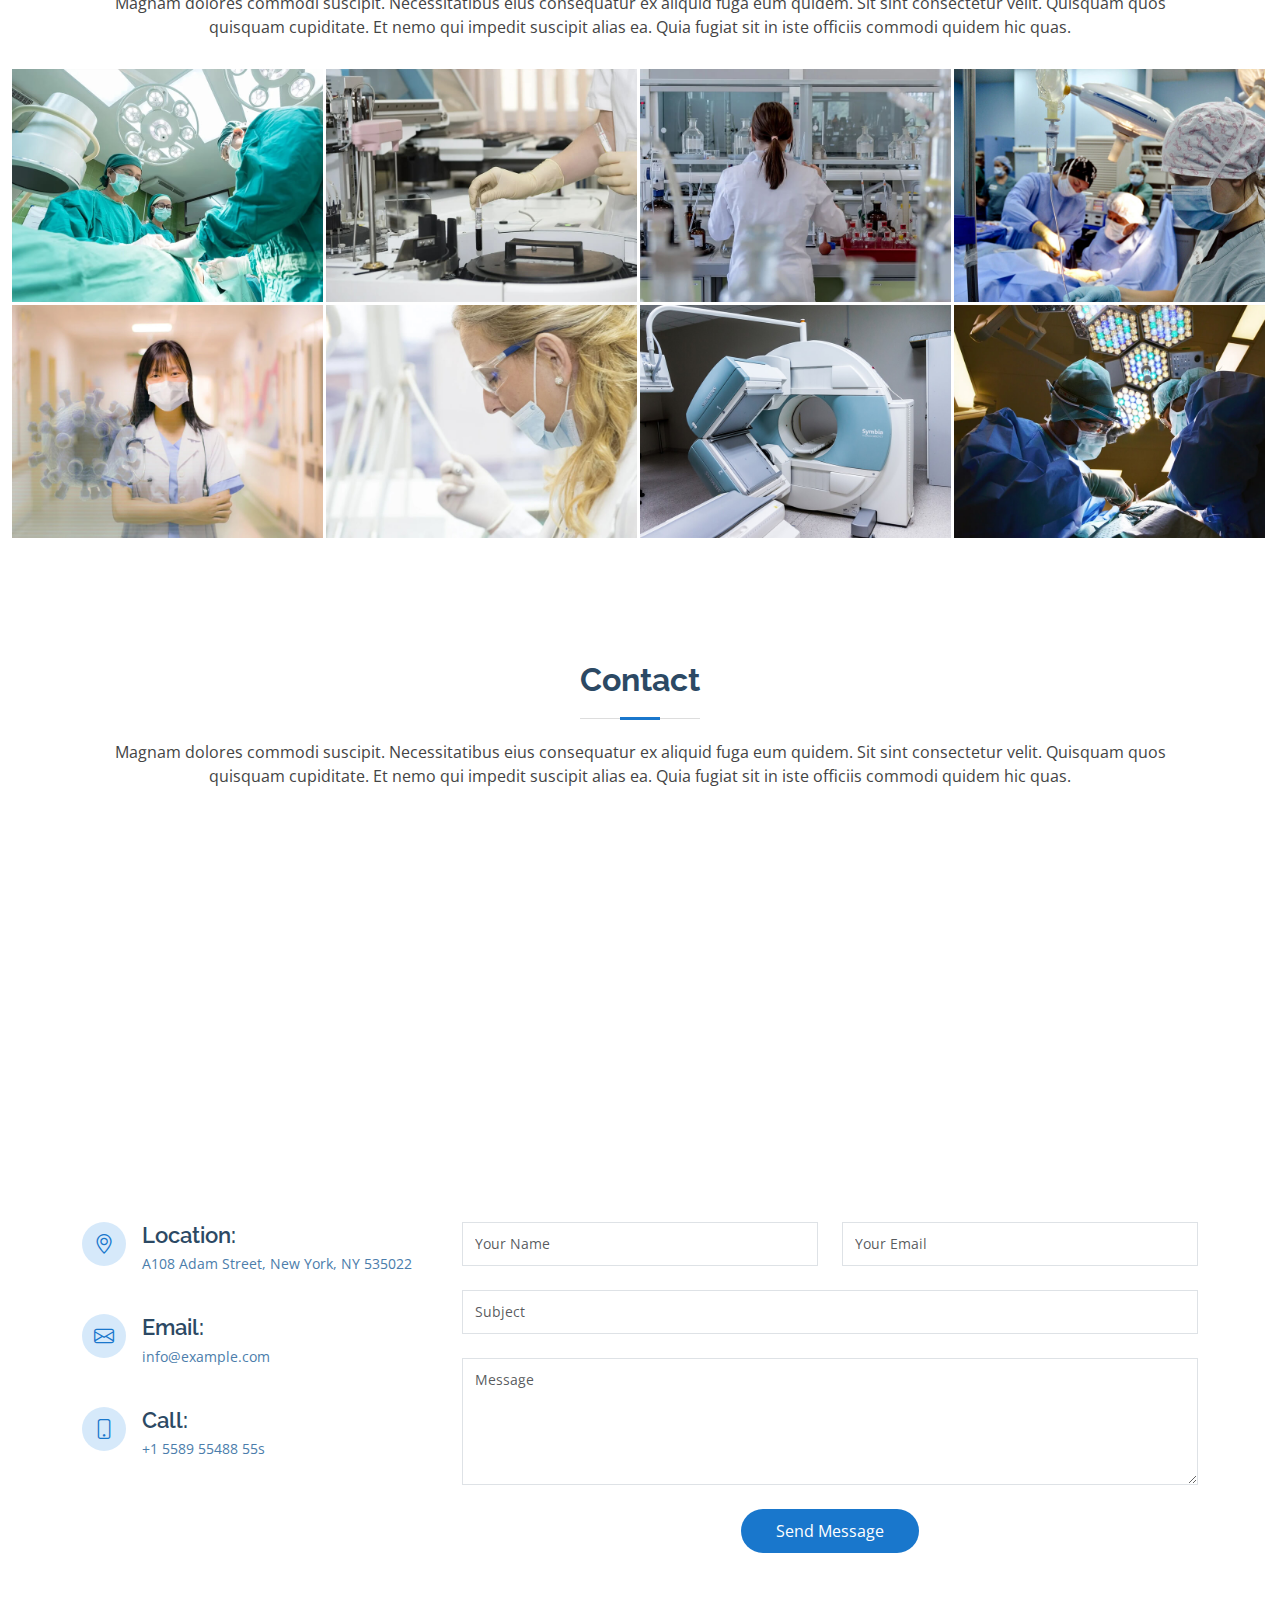
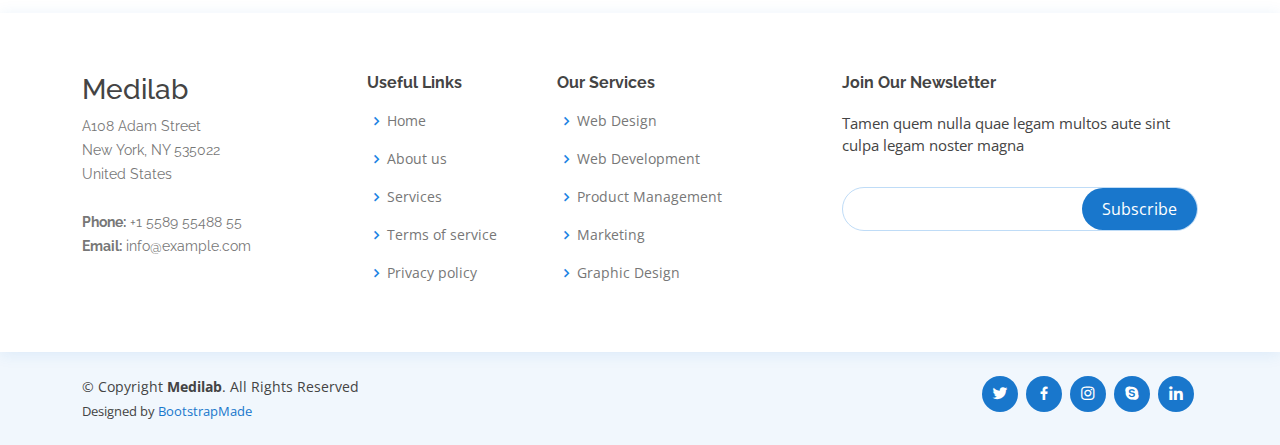
<file: Medilab/index.html>
<!DOCTYPE html>
<html lang="en">

<head>
  <meta charset="utf-8">
  <meta content="width=device-width, initial-scale=1.0" name="viewport">

  <title>Medilab Bootstrap Template - Index</title>
  <meta content="" name="description">
  <meta content="" name="keywords">

  <!-- Favicons -->
  <link href="assets/img/favicon.png" rel="icon">
  <link href="assets/img/apple-touch-icon.png" rel="apple-touch-icon">

  <!-- Google Fonts -->
  <link href="https://fonts.googleapis.com/css?family=Open+Sans:300,300i,400,400i,600,600i,700,700i|Raleway:300,300i,400,400i,500,500i,600,600i,700,700i|Poppins:300,300i,400,400i,500,500i,600,600i,700,700i" rel="stylesheet">

  <!-- Vendor CSS Files -->
  <link href="assets/vendor/fontawesome-free/css/all.min.css" rel="stylesheet">
  <link href="assets/vendor/animate.css/animate.min.css" rel="stylesheet">
  <link href="assets/vendor/bootstrap/css/bootstrap.min.css" rel="stylesheet">
  <link href="assets/vendor/bootstrap-icons/bootstrap-icons.css" rel="stylesheet">
  <link href="assets/vendor/boxicons/css/boxicons.min.css" rel="stylesheet">
  <link href="assets/vendor/glightbox/css/glightbox.min.css" rel="stylesheet">
  <link href="assets/vendor/remixicon/remixicon.css" rel="stylesheet">
  <link href="assets/vendor/swiper/swiper-bundle.min.css" rel="stylesheet">

  <!-- Template Main CSS File -->
  <link href="assets/css/style.css" rel="stylesheet">


</head>

<body>

  <!-- ======= Top Bar ======= -->
  <div id="topbar" class="d-flex align-items-center fixed-top">
    <div class="container d-flex justify-content-between">
      <div class="contact-info d-flex align-items-center">
        <i class="bi bi-envelope"></i> <a href="mailto:contact@example.com">contact@example.com</a>
        <i class="bi bi-phone"></i> +254895 548 855
      </div>
      <div class="d-none d-lg-flex social-links align-items-center">
        <a href="#" class="twitter"><i class="bi bi-twitter"></i></a>
        <a href="#" class="facebook"><i class="bi bi-facebook"></i></a>
        <a href="#" class="instagram"><i class="bi bi-instagram"></i></a>
        <a href="#" class="linkedin"><i class="bi bi-linkedin"></i></i></a>
      </div>
    </div>
  </div>

  <!-- ======= Header ======= -->
  <header id="header" class="fixed-top">
    <div class="container d-flex align-items-center">

      <h1 class="logo me-auto"><a href="index.html">Medilab</a></h1>
      <!-- Uncomment below if you prefer to use an image logo -->
      <!-- <a href="index.html" class="logo me-auto"><img src="assets/img/logo.png" alt="" class="img-fluid"></a>-->

      <nav id="navbar" class="navbar order-last order-lg-0">
        <ul>
          <li><a class="nav-link scrollto active" href="#hero">Home</a></li>
          <li><a class="nav-link scrollto" href="#about">About</a></li>
          <li><a class="nav-link scrollto" href="#services">Services</a></li>
          <li><a class="nav-link scrollto" href="#departments">Departments</a></li>
          <li><a class="nav-link scrollto" href="#doctors">Doctors</a></li>
          <li class="dropdown"><a href="#"><span>Drop Down</span> <i class="bi bi-chevron-down"></i></a>
            <ul>
              <li><a href="#">Drop Down 1</a></li>
              <li class="dropdown"><a href="#"><span>Deep Drop Down</span> <i class="bi bi-chevron-right"></i></a>
                <ul>
                  <li><a href="#">Deep Drop Down 1</a></li>
                  <li><a href="#">Deep Drop Down 2</a></li>
                  <li><a href="#">Deep Drop Down 3</a></li>
                  <li><a href="#">Deep Drop Down 4</a></li>
                  <li><a href="#">Deep Drop Down 5</a></li>
                </ul>
              </li>
              <li><a href="#">Drop Down 2</a></li>
              <li><a href="#">Drop Down 3</a></li>
              <li><a href="#">Drop Down 4</a></li>
            </ul>
          </li>
          <li><a class="nav-link scrollto" href="#contact">Contact</a></li>
        </ul>
        <i class="bi bi-list mobile-nav-toggle"></i>
      </nav><!-- .navbar -->

      <a href="#appointment" class="appointment-btn scrollto"><span class="d-none d-md-inline">Make an</span> Appointment</a>

    </div>
  </header><!-- End Header -->

  <!-- ======= Hero Section ======= -->
  <section id="hero" class="d-flex align-items-center">
    <div class="container">
      <h1>Welcome to our health facility</h1>
      <h2>We are team of talented doctors and offer affodable and best facilities</h2>
      <a href="#about" class="btn-get-started scroll to">Get Started</a>
    </div>
  </section><!-- End Hero -->

  <main id="main">

    <!-- ======= Why Us Section ======= -->
    <section id="why-us" class="why-us">
      <div class="container">

        <div class="row">
          <div class="col-lg-4 d-flex align-items-stretch">
            <div class="content">
              <h3>Why Choose Lions?</h3>
              <p>
                Lorem ipsum dolor sit amet, consectetur adipiscing elit, sed do eiusmod tempor incididunt ut labore et dolore magna aliqua. Duis aute irure dolor in reprehenderit
                Asperiores dolores sed et. Tenetur quia eos. Autem tempore quibusdam vel necessitatibus optio ad corporis.
              </p>
              <div class="text-center">
                <a href="#" class="more-btn">Learn More <i class="bx bx-chevron-right"></i></a>
              </div>
            </div>
          </div>
          <div class="col-lg-8 d-flex align-items-stretch">
            <div class="icon-boxes d-flex flex-column justify-content-center">
              <div class="row">
                <div class="col-xl-4 d-flex align-items-stretch">
                  <div class="icon-box mt-4 mt-xl-0">
                    <i class="bx bx-receipt"></i>
                    <h4>Corporis voluptates sit</h4>
                    <p>Consequuntur sunt aut quasi enim aliquam quae harum pariatur laboris nisi ut aliquip</p>
                  </div>
                </div>
                <div class="col-xl-4 d-flex align-items-stretch">
                  <div class="icon-box mt-4 mt-xl-0">
                    <i class="bx bx-cube-alt"></i>
                    <h4>Ullamco laboris ladore pan</h4>
                    <p>Excepteur sint occaecat cupidatat non proident, sunt in culpa qui officia deserunt</p>
                  </div>
                </div>
                <div class="col-xl-4 d-flex align-items-stretch">
                  <div class="icon-box mt-4 mt-xl-0">
                    <i class="bx bx-images"></i>
                    <h4>Labore consequatur</h4>
                    <p>Aut suscipit aut cum nemo deleniti aut omnis. Doloribus ut maiores omnis facere</p>
                  </div>
                </div>
              </div>
            </div><!-- End .content-->
          </div>
        </div>

      </div>
    </section><!-- End Why Us Section -->

    <!-- ======= About Section ======= -->
    <section id="about" class="about">
      <div class="container-fluid">

        <div class="row">
          <div class="col-xl-5 col-lg-6 video-box d-flex justify-content-center align-items-stretch position-relative">
            <a href="https://www.youtube.com/watch?v=jDDaplaOz7Q" class="glightbox play-btn mb-4"></a>
          </div>

          <div class="col-xl-7 col-lg-6 icon-boxes d-flex flex-column align-items-stretch justify-content-center py-5 px-lg-5">
            <h3>Enim quis est voluptatibus aliquid consequatur fugiat</h3>
            <p>Esse voluptas cumque vel exercitationem. Reiciendis est hic accusamus. Non ipsam et sed minima temporibus laudantium. Soluta voluptate sed facere corporis dolores excepturi. Libero laboriosam sint et id nulla tenetur. Suscipit aut voluptate.</p>

            <div class="icon-box">
              <div class="icon"><i class="bx bx-fingerprint"></i></div>
              <h4 class="title"><a href="">Lorem Ipsum</a></h4>
              <p class="description">Voluptatum deleniti atque corrupti quos dolores et quas molestias excepturi sint occaecati cupiditate non provident</p>
            </div>

            <div class="icon-box">
              <div class="icon"><i class="bx bx-gift"></i></div>
              <h4 class="title"><a href="">Nemo Enim</a></h4>
              <p class="description">At vero eos et accusamus et iusto odio dignissimos ducimus qui blanditiis praesentium voluptatum deleniti atque</p>
            </div>

            <div class="icon-box">
              <div class="icon"><i class="bx bx-atom"></i></div>
              <h4 class="title"><a href="">Dine Pad</a></h4>
              <p class="description">Explicabo est voluptatum asperiores consequatur magnam. Et veritatis odit. Sunt aut deserunt minus aut eligendi omnis</p>
            </div>

          </div>
        </div>

      </div>
    </section><!-- End About Section -->

    <!-- ======= Counts Section ======= -->
    <section id="counts" class="counts">
      <div class="container">

        <div class="row">

          <div class="col-lg-3 col-md-6">
            <div class="count-box">
              <i class="fas fa-user-md"></i>
              <span data-purecounter-start="0" data-purecounter-end="85" data-purecounter-duration="1" class="purecounter"></span>
              <p>Doctors</p>
            </div>
          </div>

          <div class="col-lg-3 col-md-6 mt-5 mt-md-0">
            <div class="count-box">
              <i class="far fa-hospital"></i>
              <span data-purecounter-start="0" data-purecounter-end="18" data-purecounter-duration="1" class="purecounter"></span>
              <p>Departments</p>
            </div>
          </div>

          <div class="col-lg-3 col-md-6 mt-5 mt-lg-0">
            <div class="count-box">
              <i class="fas fa-flask"></i>
              <span data-purecounter-start="0" data-purecounter-end="12" data-purecounter-duration="1" class="purecounter"></span>
              <p>Research Labs</p>
            </div>
          </div>

          <div class="col-lg-3 col-md-6 mt-5 mt-lg-0">
            <div class="count-box">
              <i class="fas fa-award"></i>
              <span data-purecounter-start="0" data-purecounter-end="150" data-purecounter-duration="1" class="purecounter"></span>
              <p>Awards</p>
            </div>
          </div>

        </div>

      </div>
    </section><!-- End Counts Section -->

    <!-- ======= Services Section ======= -->
    <section id="services" class="services">
      <div class="container">

        <div class="section-title">
          <h2>Services</h2>
          <p>Magnam dolores commodi suscipit. Necessitatibus eius consequatur ex aliquid fuga eum quidem. Sit sint consectetur velit. Quisquam quos quisquam cupiditate. Et nemo qui impedit suscipit alias ea. Quia fugiat sit in iste officiis commodi quidem hic quas.</p>
        </div>

        <div class="row">
          <div class="col-lg-4 col-md-6 d-flex align-items-stretch">
            <div class="icon-box">
              <div class="icon"><i class="fas fa-heartbeat"></i></div>
              <h4><a href="">Lorem Ipsum</a></h4>
              <p>Voluptatum deleniti atque corrupti quos dolores et quas molestias excepturi</p>
            </div>
          </div>

          <div class="col-lg-4 col-md-6 d-flex align-items-stretch mt-4 mt-md-0">
            <div class="icon-box">
              <div class="icon"><i class="fas fa-pills"></i></div>
              <h4><a href="">Sed ut perspiciatis</a></h4>
              <p>Duis aute irure dolor in reprehenderit in voluptate velit esse cillum dolore</p>
            </div>
          </div>

          <div class="col-lg-4 col-md-6 d-flex align-items-stretch mt-4 mt-lg-0">
            <div class="icon-box">
              <div class="icon"><i class="fas fa-hospital-user"></i></div>
              <h4><a href="">Magni Dolores</a></h4>
              <p>Excepteur sint occaecat cupidatat non proident, sunt in culpa qui officia</p>
            </div>
          </div>

          <div class="col-lg-4 col-md-6 d-flex align-items-stretch mt-4">
            <div class="icon-box">
              <div class="icon"><i class="fas fa-dna"></i></div>
              <h4><a href="">Nemo Enim</a></h4>
              <p>At vero eos et accusamus et iusto odio dignissimos ducimus qui blanditiis</p>
            </div>
          </div>

          <div class="col-lg-4 col-md-6 d-flex align-items-stretch mt-4">
            <div class="icon-box">
              <div class="icon"><i class="fas fa-wheelchair"></i></div>
              <h4><a href="">Dele cardo</a></h4>
              <p>Quis consequatur saepe eligendi voluptatem consequatur dolor consequuntur</p>
            </div>
          </div>

          <div class="col-lg-4 col-md-6 d-flex align-items-stretch mt-4">
            <div class="icon-box">
              <div class="icon"><i class="fas fa-notes-medical"></i></div>
              <h4><a href="">Divera don</a></h4>
              <p>Modi nostrum vel laborum. Porro fugit error sit minus sapiente sit aspernatur</p>
            </div>
          </div>

        </div>

      </div>
    </section><!-- End Services Section -->

    <!-- ======= Appointment Section ======= -->
    <section id="appointment" class="appointment section-bg">
      <div class="container">

        <div class="section-title">
          <h2>Make an Appointment</h2>
          <p>Magnam dolores commodi suscipit. Necessitatibus eius consequatur ex aliquid fuga eum quidem. Sit sint consectetur velit. Quisquam quos quisquam cupiditate. Et nemo qui impedit suscipit alias ea. Quia fugiat sit in iste officiis commodi quidem hic quas.</p>
        </div>

        <form action="forms/appointment.php" method="post" role="form" class="php-email-form">
          <div class="row">
            <div class="col-md-4 form-group">
              <input type="text" name="name" class="form-control" id="name" placeholder="Your Name" data-rule="minlen:4" data-msg="Please enter at least 4 chars">
              <div class="validate"></div>
            </div>
            <div class="col-md-4 form-group mt-3 mt-md-0">
              <input type="email" class="form-control" name="email" id="email" placeholder="Your Email" data-rule="email" data-msg="Please enter a valid email">
              <div class="validate"></div>
            </div>
            <div class="col-md-4 form-group mt-3 mt-md-0">
              <input type="tel" class="form-control" name="phone" id="phone" placeholder="Your Phone" data-rule="minlen:4" data-msg="Please enter at least 4 chars">
              <div class="validate"></div>
            </div>
          </div>
          <div class="row">
            <div class="col-md-4 form-group mt-3">
              <input type="datetime" name="date" class="form-control datepicker" id="date" placeholder="Appointment Date" data-rule="minlen:4" data-msg="Please enter at least 4 chars">
              <div class="validate"></div>
            </div>
            <div class="col-md-4 form-group mt-3">
              <select name="department" id="department" class="form-select">
                <option value="">Select Department</option>
                <option value="Department 1">Department 1</option>
                <option value="Department 2">Department 2</option>
                <option value="Department 3">Department 3</option>
              </select>
              <div class="validate"></div>
            </div>
            <div class="col-md-4 form-group mt-3">
              <select name="doctor" id="doctor" class="form-select">
                <option value="">Select Doctor</option>
                <option value="Doctor 1">Doctor 1</option>
                <option value="Doctor 2">Doctor 2</option>
                <option value="Doctor 3">Doctor 3</option>
              </select>
              <div class="validate"></div>
            </div>
          </div>

          <div class="form-group mt-3">
            <textarea class="form-control" name="message" rows="5" placeholder="Message (Optional)"></textarea>
            <div class="validate"></div>
          </div>
          <div class="mb-3">
            <div class="loading">Loading</div>
            <div class="error-message"></div>
            <div class="sent-message">Your appointment request has been sent successfully. Thank you!</div>
          </div>
          <div class="text-center"><button type="submit">Make an Appointment</button></div>
        </form>

      </div>
    </section><!-- End Appointment Section -->

    <!-- ======= Departments Section ======= -->
    <section id="departments" class="departments">
      <div class="container">

        <div class="section-title">
          <h2>Departments</h2>
          <p>Magnam dolores commodi suscipit. Necessitatibus eius consequatur ex aliquid fuga eum quidem. Sit sint consectetur velit. Quisquam quos quisquam cupiditate. Et nemo qui impedit suscipit alias ea. Quia fugiat sit in iste officiis commodi quidem hic quas.</p>
        </div>

        <div class="row gy-4">
          <div class="col-lg-3">
            <ul class="nav nav-tabs flex-column">
              <li class="nav-item">
                <a class="nav-link active show" data-bs-toggle="tab" href="#tab-1">Cardiology</a>
              </li>
              <li class="nav-item">
                <a class="nav-link" data-bs-toggle="tab" href="#tab-2">Neurology</a>
              </li>
              <li class="nav-item">
                <a class="nav-link" data-bs-toggle="tab" href="#tab-3">Hepatology</a>
              </li>
              <li class="nav-item">
                <a class="nav-link" data-bs-toggle="tab" href="#tab-4">Pediatrics</a>
              </li>
              <li class="nav-item">
                <a class="nav-link" data-bs-toggle="tab" href="#tab-5">Eye Care</a>
              </li>
            </ul>
          </div>
          <div class="col-lg-9">
            <div class="tab-content">
              <div class="tab-pane active show" id="tab-1">
                <div class="row gy-4">
                  <div class="col-lg-8 details order-2 order-lg-1">
                    <h3>Cardiology</h3>
                    <p class="fst-italic">Qui laudantium consequatur laborum sit qui ad sapiente dila parde sonata raqer a videna mareta paulona marka</p>
                    <p>Et nobis maiores eius. Voluptatibus ut enim blanditiis atque harum sint. Laborum eos ipsum ipsa odit magni. Incidunt hic ut molestiae aut qui. Est repellat minima eveniet eius et quis magni nihil. Consequatur dolorem quaerat quos qui similique accusamus nostrum rem vero</p>
                  </div>
                  <div class="col-lg-4 text-center order-1 order-lg-2">
                    <img src="assets/img/departments-1.jpg" alt="" class="img-fluid">
                  </div>
                </div>
              </div>
              <div class="tab-pane" id="tab-2">
                <div class="row gy-4">
                  <div class="col-lg-8 details order-2 order-lg-1">
                    <h3>Et blanditiis nemo veritatis excepturi</h3>
                    <p class="fst-italic">Qui laudantium consequatur laborum sit qui ad sapiente dila parde sonata raqer a videna mareta paulona marka</p>
                    <p>Ea ipsum voluptatem consequatur quis est. Illum error ullam omnis quia et reiciendis sunt sunt est. Non aliquid repellendus itaque accusamus eius et velit ipsa voluptates. Optio nesciunt eaque beatae accusamus lerode pakto madirna desera vafle de nideran pal</p>
                  </div>
                  <div class="col-lg-4 text-center order-1 order-lg-2">
                    <img src="assets/img/departments-2.jpg" alt="" class="img-fluid">
                  </div>
                </div>
              </div>
              <div class="tab-pane" id="tab-3">
                <div class="row gy-4">
                  <div class="col-lg-8 details order-2 order-lg-1">
                    <h3>Impedit facilis occaecati odio neque aperiam sit</h3>
                    <p class="fst-italic">Eos voluptatibus quo. Odio similique illum id quidem non enim fuga. Qui natus non sunt dicta dolor et. In asperiores velit quaerat perferendis aut</p>
                    <p>Iure officiis odit rerum. Harum sequi eum illum corrupti culpa veritatis quisquam. Neque necessitatibus illo rerum eum ut. Commodi ipsam minima molestiae sed laboriosam a iste odio. Earum odit nesciunt fugiat sit ullam. Soluta et harum voluptatem optio quae</p>
                  </div>
                  <div class="col-lg-4 text-center order-1 order-lg-2">
                    <img src="assets/img/departments-3.jpg" alt="" class="img-fluid">
                  </div>
                </div>
              </div>
              <div class="tab-pane" id="tab-4">
                <div class="row gy-4">
                  <div class="col-lg-8 details order-2 order-lg-1">
                    <h3>Fuga dolores inventore laboriosam ut est accusamus laboriosam dolore</h3>
                    <p class="fst-italic">Totam aperiam accusamus. Repellat consequuntur iure voluptas iure porro quis delectus</p>
                    <p>Eaque consequuntur consequuntur libero expedita in voluptas. Nostrum ipsam necessitatibus aliquam fugiat debitis quis velit. Eum ex maxime error in consequatur corporis atque. Eligendi asperiores sed qui veritatis aperiam quia a laborum inventore</p>
                  </div>
                  <div class="col-lg-4 text-center order-1 order-lg-2">
                    <img src="assets/img/departments-4.jpg" alt="" class="img-fluid">
                  </div>
                </div>
              </div>
              <div class="tab-pane" id="tab-5">
                <div class="row gy-4">
                  <div class="col-lg-8 details order-2 order-lg-1">
                    <h3>Est eveniet ipsam sindera pad rone matrelat sando reda</h3>
                    <p class="fst-italic">Omnis blanditiis saepe eos autem qui sunt debitis porro quia.</p>
                    <p>Exercitationem nostrum omnis. Ut reiciendis repudiandae minus. Omnis recusandae ut non quam ut quod eius qui. Ipsum quia odit vero atque qui quibusdam amet. Occaecati sed est sint aut vitae molestiae voluptate vel</p>
                  </div>
                  <div class="col-lg-4 text-center order-1 order-lg-2">
                    <img src="assets/img/departments-5.jpg" alt="" class="img-fluid">
                  </div>
                </div>
              </div>
            </div>
          </div>
        </div>

      </div>
    </section><!-- End Departments Section -->

    <!-- ======= Doctors Section ======= -->
    <section id="doctors" class="doctors">
      <div class="container">

        <div class="section-title">
          <h2>Doctors</h2>
          <p>Magnam dolores commodi suscipit. Necessitatibus eius consequatur ex aliquid fuga eum quidem. Sit sint consectetur velit. Quisquam quos quisquam cupiditate. Et nemo qui impedit suscipit alias ea. Quia fugiat sit in iste officiis commodi quidem hic quas.</p>
        </div>

        <div class="row">

          <div class="col-lg-6">
            <div class="member d-flex align-items-start">
              <div class="pic"><img src="assets/img/doctors/doctors-1.jpg" class="img-fluid" alt=""></div>
              <div class="member-info">
                <h4>Walter White</h4>
                <span>Chief Medical Officer</span>
                <p>Explicabo voluptatem mollitia et repellat qui dolorum quasi</p>
                <div class="social">
                  <a href=""><i class="ri-twitter-fill"></i></a>
                  <a href=""><i class="ri-facebook-fill"></i></a>
                  <a href=""><i class="ri-instagram-fill"></i></a>
                  <a href=""> <i class="ri-linkedin-box-fill"></i> </a>
                </div>
              </div>
            </div>
          </div>

          <div class="col-lg-6 mt-4 mt-lg-0">
            <div class="member d-flex align-items-start">
              <div class="pic"><img src="assets/img/doctors/doctors-2.jpg" class="img-fluid" alt=""></div>
              <div class="member-info">
                <h4>Sarah Jhonson</h4>
                <span>Anesthesiologist</span>
                <p>Aut maiores voluptates amet et quis praesentium qui senda para</p>
                <div class="social">
                  <a href=""><i class="ri-twitter-fill"></i></a>
                  <a href=""><i class="ri-facebook-fill"></i></a>
                  <a href=""><i class="ri-instagram-fill"></i></a>
                  <a href=""> <i class="ri-linkedin-box-fill"></i> </a>
                </div>
              </div>
            </div>
          </div>

          <div class="col-lg-6 mt-4">
            <div class="member d-flex align-items-start">
              <div class="pic"><img src="assets/img/doctors/doctors-3.jpg" class="img-fluid" alt=""></div>
              <div class="member-info">
                <h4>William Anderson</h4>
                <span>Cardiology</span>
                <p>Quisquam facilis cum velit laborum corrupti fuga rerum quia</p>
                <div class="social">
                  <a href=""><i class="ri-twitter-fill"></i></a>
                  <a href=""><i class="ri-facebook-fill"></i></a>
                  <a href=""><i class="ri-instagram-fill"></i></a>
                  <a href=""> <i class="ri-linkedin-box-fill"></i> </a>
                </div>
              </div>
            </div>
          </div>

          <div class="col-lg-6 mt-4">
            <div class="member d-flex align-items-start">
              <div class="pic"><img src="assets/img/doctors/doctors-4.jpg" class="img-fluid" alt=""></div>
              <div class="member-info">
                <h4>Amanda Jepson</h4>
                <span>Neurosurgeon</span>
                <p>Dolorum tempora officiis odit laborum officiis et et accusamus</p>
                <div class="social">
                  <a href=""><i class="ri-twitter-fill"></i></a>
                  <a href=""><i class="ri-facebook-fill"></i></a>
                  <a href=""><i class="ri-instagram-fill"></i></a>
                  <a href=""> <i class="ri-linkedin-box-fill"></i> </a>
                </div>
              </div>
            </div>
          </div>

        </div>

      </div>
    </section><!-- End Doctors Section -->

    <!-- ======= Frequently Asked Questions Section ======= -->
    <section id="faq" class="faq section-bg">
      <div class="container">

        <div class="section-title">
          <h2>Frequently Asked Questions</h2>
          <p>Magnam dolores commodi suscipit. Necessitatibus eius consequatur ex aliquid fuga eum quidem. Sit sint consectetur velit. Quisquam quos quisquam cupiditate. Et nemo qui impedit suscipit alias ea. Quia fugiat sit in iste officiis commodi quidem hic quas.</p>
        </div>

        <div class="faq-list">
          <ul>
            <li data-aos="fade-up">
              <i class="bx bx-help-circle icon-help"></i> <a data-bs-toggle="collapse" class="collapse" data-bs-target="#faq-list-1">Non consectetur a erat nam at lectus urna duis? <i class="bx bx-chevron-down icon-show"></i><i class="bx bx-chevron-up icon-close"></i></a>
              <div id="faq-list-1" class="collapse show" data-bs-parent=".faq-list">
                <p>
                  Feugiat pretium nibh ipsum consequat. Tempus iaculis urna id volutpat lacus laoreet non curabitur gravida. Venenatis lectus magna fringilla urna porttitor rhoncus dolor purus non.
                </p>
              </div>
            </li>

            <li data-aos="fade-up" data-aos-delay="100">
              <i class="bx bx-help-circle icon-help"></i> <a data-bs-toggle="collapse" data-bs-target="#faq-list-2" class="collapsed">Feugiat scelerisque varius morbi enim nunc? <i class="bx bx-chevron-down icon-show"></i><i class="bx bx-chevron-up icon-close"></i></a>
              <div id="faq-list-2" class="collapse" data-bs-parent=".faq-list">
                <p>
                  Dolor sit amet consectetur adipiscing elit pellentesque habitant morbi. Id interdum velit laoreet id donec ultrices. Fringilla phasellus faucibus scelerisque eleifend donec pretium. Est pellentesque elit ullamcorper dignissim. Mauris ultrices eros in cursus turpis massa tincidunt dui.
                </p>
              </div>
            </li>

            <li data-aos="fade-up" data-aos-delay="200">
              <i class="bx bx-help-circle icon-help"></i> <a data-bs-toggle="collapse" data-bs-target="#faq-list-3" class="collapsed">Dolor sit amet consectetur adipiscing elit? <i class="bx bx-chevron-down icon-show"></i><i class="bx bx-chevron-up icon-close"></i></a>
              <div id="faq-list-3" class="collapse" data-bs-parent=".faq-list">
                <p>
                  Eleifend mi in nulla posuere sollicitudin aliquam ultrices sagittis orci. Faucibus pulvinar elementum integer enim. Sem nulla pharetra diam sit amet nisl suscipit. Rutrum tellus pellentesque eu tincidunt. Lectus urna duis convallis convallis tellus. Urna molestie at elementum eu facilisis sed odio morbi quis
                </p>
              </div>
            </li>

            <li data-aos="fade-up" data-aos-delay="300">
              <i class="bx bx-help-circle icon-help"></i> <a data-bs-toggle="collapse" data-bs-target="#faq-list-4" class="collapsed">Tempus quam pellentesque nec nam aliquam sem et tortor consequat? <i class="bx bx-chevron-down icon-show"></i><i class="bx bx-chevron-up icon-close"></i></a>
              <div id="faq-list-4" class="collapse" data-bs-parent=".faq-list">
                <p>
                  Molestie a iaculis at erat pellentesque adipiscing commodo. Dignissim suspendisse in est ante in. Nunc vel risus commodo viverra maecenas accumsan. Sit amet nisl suscipit adipiscing bibendum est. Purus gravida quis blandit turpis cursus in.
                </p>
              </div>
            </li>

            <li data-aos="fade-up" data-aos-delay="400">
              <i class="bx bx-help-circle icon-help"></i> <a data-bs-toggle="collapse" data-bs-target="#faq-list-5" class="collapsed">Tortor vitae purus faucibus ornare. Varius vel pharetra vel turpis nunc eget lorem dolor? <i class="bx bx-chevron-down icon-show"></i><i class="bx bx-chevron-up icon-close"></i></a>
              <div id="faq-list-5" class="collapse" data-bs-parent=".faq-list">
                <p>
                  Laoreet sit amet cursus sit amet dictum sit amet justo. Mauris vitae ultricies leo integer malesuada nunc vel. Tincidunt eget nullam non nisi est sit amet. Turpis nunc eget lorem dolor sed. Ut venenatis tellus in metus vulputate eu scelerisque.
                </p>
              </div>
            </li>

          </ul>
        </div>

      </div>
    </section><!-- End Frequently Asked Questions Section -->

    <!-- ======= Testimonials Section ======= -->
    <section id="testimonials" class="testimonials">
      <div class="container">

        <div class="testimonials-slider swiper" data-aos="fade-up" data-aos-delay="100">
          <div class="swiper-wrapper">

            <div class="swiper-slide">
              <div class="testimonial-wrap">
                <div class="testimonial-item">
                  <img src="assets/img/testimonials/testimonials-1.jpg" class="testimonial-img" alt="">
                  <h3>Saul Goodman</h3>
                  <h4>Ceo &amp; Founder</h4>
                  <p>
                    <i class="bx bxs-quote-alt-left quote-icon-left"></i>
                    Proin iaculis purus consequat sem cure digni ssim donec porttitora entum suscipit rhoncus. Accusantium quam, ultricies eget id, aliquam eget nibh et. Maecen aliquam, risus at semper.
                    <i class="bx bxs-quote-alt-right quote-icon-right"></i>
                  </p>
                </div>
              </div>
            </div><!-- End testimonial item -->

            <div class="swiper-slide">
              <div class="testimonial-wrap">
                <div class="testimonial-item">
                  <img src="assets/img/testimonials/testimonials-2.jpg" class="testimonial-img" alt="">
                  <h3>Sara Wilsson</h3>
                  <h4>Designer</h4>
                  <p>
                    <i class="bx bxs-quote-alt-left quote-icon-left"></i>
                    Export tempor illum tamen malis malis eram quae irure esse labore quem cillum quid cillum eram malis quorum velit fore eram velit sunt aliqua noster fugiat irure amet legam anim culpa.
                    <i class="bx bxs-quote-alt-right quote-icon-right"></i>
                  </p>
                </div>
              </div>
            </div><!-- End testimonial item -->

            <div class="swiper-slide">
              <div class="testimonial-wrap">
                <div class="testimonial-item">
                  <img src="assets/img/testimonials/testimonials-3.jpg" class="testimonial-img" alt="">
                  <h3>Jena Karlis</h3>
                  <h4>Store Owner</h4>
                  <p>
                    <i class="bx bxs-quote-alt-left quote-icon-left"></i>
                    Enim nisi quem export duis labore cillum quae magna enim sint quorum nulla quem veniam duis minim tempor labore quem eram duis noster aute amet eram fore quis sint minim.
                    <i class="bx bxs-quote-alt-right quote-icon-right"></i>
                  </p>
                </div>
              </div>
            </div><!-- End testimonial item -->

            <div class="swiper-slide">
              <div class="testimonial-wrap">
                <div class="testimonial-item">
                  <img src="assets/img/testimonials/testimonials-4.jpg" class="testimonial-img" alt="">
                  <h3>Matt Brandon</h3>
                  <h4>Freelancer</h4>
                  <p>
                    <i class="bx bxs-quote-alt-left quote-icon-left"></i>
                    Fugiat enim eram quae cillum dolore dolor amet nulla culpa multos export minim fugiat minim velit minim dolor enim duis veniam ipsum anim magna sunt elit fore quem dolore labore illum veniam.
                    <i class="bx bxs-quote-alt-right quote-icon-right"></i>
                  </p>
                </div>
              </div>
            </div><!-- End testimonial item -->

            <div class="swiper-slide">
              <div class="testimonial-wrap">
                <div class="testimonial-item">
                  <img src="assets/img/testimonials/testimonials-5.jpg" class="testimonial-img" alt="">
                  <h3>John Larson</h3>
                  <h4>Entrepreneur</h4>
                  <p>
                    <i class="bx bxs-quote-alt-left quote-icon-left"></i>
                    Quis quorum aliqua sint quem legam fore sunt eram irure aliqua veniam tempor noster veniam enim culpa labore duis sunt culpa nulla illum cillum fugiat legam esse veniam culpa fore nisi cillum quid.
                    <i class="bx bxs-quote-alt-right quote-icon-right"></i>
                  </p>
                </div>
              </div>
            </div><!-- End testimonial item -->

          </div>
          <div class="swiper-pagination"></div>
        </div>

      </div>
    </section><!-- End Testimonials Section -->

    <!-- ======= Gallery Section ======= -->
    <section id="gallery" class="gallery">
      <div class="container">

        <div class="section-title">
          <h2>Gallery</h2>
          <p>Magnam dolores commodi suscipit. Necessitatibus eius consequatur ex aliquid fuga eum quidem. Sit sint consectetur velit. Quisquam quos quisquam cupiditate. Et nemo qui impedit suscipit alias ea. Quia fugiat sit in iste officiis commodi quidem hic quas.</p>
        </div>
      </div>

      <div class="container-fluid">
        <div class="row g-0">

          <div class="col-lg-3 col-md-4">
            <div class="gallery-item">
              <a href="assets/img/gallery/gallery-1.jpg" class="galelry-lightbox">
                <img src="assets/img/gallery/gallery-1.jpg" alt="" class="img-fluid">
              </a>
            </div>
          </div>

          <div class="col-lg-3 col-md-4">
            <div class="gallery-item">
              <a href="assets/img/gallery/gallery-2.jpg" class="galelry-lightbox">
                <img src="assets/img/gallery/gallery-2.jpg" alt="" class="img-fluid">
              </a>
            </div>
          </div>

          <div class="col-lg-3 col-md-4">
            <div class="gallery-item">
              <a href="assets/img/gallery/gallery-3.jpg" class="galelry-lightbox">
                <img src="assets/img/gallery/gallery-3.jpg" alt="" class="img-fluid">
              </a>
            </div>
          </div>

          <div class="col-lg-3 col-md-4">
            <div class="gallery-item">
              <a href="assets/img/gallery/gallery-4.jpg" class="galelry-lightbox">
                <img src="assets/img/gallery/gallery-4.jpg" alt="" class="img-fluid">
              </a>
            </div>
          </div>

          <div class="col-lg-3 col-md-4">
            <div class="gallery-item">
              <a href="assets/img/gallery/gallery-5.jpg" class="galelry-lightbox">
                <img src="assets/img/gallery/gallery-5.jpg" alt="" class="img-fluid">
              </a>
            </div>
          </div>

          <div class="col-lg-3 col-md-4">
            <div class="gallery-item">
              <a href="assets/img/gallery/gallery-6.jpg" class="galelry-lightbox">
                <img src="assets/img/gallery/gallery-6.jpg" alt="" class="img-fluid">
              </a>
            </div>
          </div>

          <div class="col-lg-3 col-md-4">
            <div class="gallery-item">
              <a href="assets/img/gallery/gallery-7.jpg" class="galelry-lightbox">
                <img src="assets/img/gallery/gallery-7.jpg" alt="" class="img-fluid">
              </a>
            </div>
          </div>

          <div class="col-lg-3 col-md-4">
            <div class="gallery-item">
              <a href="assets/img/gallery/gallery-8.jpg" class="galelry-lightbox">
                <img src="assets/img/gallery/gallery-8.jpg" alt="" class="img-fluid">
              </a>
            </div>
          </div>

        </div>

      </div>
    </section><!-- End Gallery Section -->

    <!-- ======= Contact Section ======= -->
    <section id="contact" class="contact">
      <div class="container">

        <div class="section-title">
          <h2>Contact</h2>
          <p>Magnam dolores commodi suscipit. Necessitatibus eius consequatur ex aliquid fuga eum quidem. Sit sint consectetur velit. Quisquam quos quisquam cupiditate. Et nemo qui impedit suscipit alias ea. Quia fugiat sit in iste officiis commodi quidem hic quas.</p>
        </div>
      </div>

      <div>
        <iframe style="border:0; width: 100%; height: 350px;" src="https://www.google.com/maps/embed?pb=!1m14!1m8!1m3!1d12097.433213460943!2d-74.0062269!3d40.7101282!3m2!1i1024!2i768!4f13.1!3m3!1m2!1s0x0%3A0xb89d1fe6bc499443!2sDowntown+Conference+Center!5e0!3m2!1smk!2sbg!4v1539943755621" frameborder="0" allowfullscreen></iframe>
      </div>

      <div class="container">
        <div class="row mt-5">

          <div class="col-lg-4">
            <div class="info">
              <div class="address">
                <i class="bi bi-geo-alt"></i>
                <h4>Location:</h4>
                <p>A108 Adam Street, New York, NY 535022</p>
              </div>

              <div class="email">
                <i class="bi bi-envelope"></i>
                <h4>Email:</h4>
                <p>info@example.com</p>
              </div>

              <div class="phone">
                <i class="bi bi-phone"></i>
                <h4>Call:</h4>
                <p>+1 5589 55488 55s</p>
              </div>

            </div>

          </div>

          <div class="col-lg-8 mt-5 mt-lg-0">

            <form action="forms/contact.php" method="post" role="form" class="php-email-form">
              <div class="row">
                <div class="col-md-6 form-group">
                  <input type="text" name="name" class="form-control" id="name" placeholder="Your Name" required>
                </div>
                <div class="col-md-6 form-group mt-3 mt-md-0">
                  <input type="email" class="form-control" name="email" id="email" placeholder="Your Email" required>
                </div>
              </div>
              <div class="form-group mt-3">
                <input type="text" class="form-control" name="subject" id="subject" placeholder="Subject" required>
              </div>
              <div class="form-group mt-3">
                <textarea class="form-control" name="message" rows="5" placeholder="Message" required></textarea>
              </div>
              <div class="my-3">
                <div class="loading">Loading</div>
                <div class="error-message"></div>
                <div class="sent-message">Your message has been sent. Thank you!</div>
              </div>
              <div class="text-center"><button type="submit">Send Message</button></div>
            </form>

          </div>

        </div>

      </div>
    </section><!-- End Contact Section -->

  </main><!-- End #main -->

  <!-- ======= Footer ======= -->
  <footer id="footer">

    <div class="footer-top">
      <div class="container">
        <div class="row">

          <div class="col-lg-3 col-md-6 footer-contact">
            <h3>Medilab</h3>
            <p>
              A108 Adam Street <br>
              New York, NY 535022<br>
              United States <br><br>
              <strong>Phone:</strong> +1 5589 55488 55<br>
              <strong>Email:</strong> info@example.com<br>
            </p>
          </div>

          <div class="col-lg-2 col-md-6 footer-links">
            <h4>Useful Links</h4>
            <ul>
              <li><i class="bx bx-chevron-right"></i> <a href="#">Home</a></li>
              <li><i class="bx bx-chevron-right"></i> <a href="#">About us</a></li>
              <li><i class="bx bx-chevron-right"></i> <a href="#">Services</a></li>
              <li><i class="bx bx-chevron-right"></i> <a href="#">Terms of service</a></li>
              <li><i class="bx bx-chevron-right"></i> <a href="#">Privacy policy</a></li>
            </ul>
          </div>

          <div class="col-lg-3 col-md-6 footer-links">
            <h4>Our Services</h4>
            <ul>
              <li><i class="bx bx-chevron-right"></i> <a href="#">Web Design</a></li>
              <li><i class="bx bx-chevron-right"></i> <a href="#">Web Development</a></li>
              <li><i class="bx bx-chevron-right"></i> <a href="#">Product Management</a></li>
              <li><i class="bx bx-chevron-right"></i> <a href="#">Marketing</a></li>
              <li><i class="bx bx-chevron-right"></i> <a href="#">Graphic Design</a></li>
            </ul>
          </div>

          <div class="col-lg-4 col-md-6 footer-newsletter">
            <h4>Join Our Newsletter</h4>
            <p>Tamen quem nulla quae legam multos aute sint culpa legam noster magna</p>
            <form action="" method="post">
              <input type="email" name="email"><input type="submit" value="Subscribe">
            </form>
          </div>

        </div>
      </div>
    </div>

    <div class="container d-md-flex py-4">

      <div class="me-md-auto text-center text-md-start">
        <div class="copyright">
          &copy; Copyright <strong><span>Medilab</span></strong>. All Rights Reserved
        </div>
        <div class="credits">
          <!-- All the links in the footer should remain intact. -->
          <!-- You can delete the links only if you purchased the pro version. -->
          <!-- Licensing information: https://bootstrapmade.com/license/ -->
          <!-- Purchase the pro version with working PHP/AJAX contact form: https://bootstrapmade.com/medilab-free-medical-bootstrap-theme/ -->
          Designed by <a href="https://bootstrapmade.com/">BootstrapMade</a>
        </div>
      </div>
      <div class="social-links text-center text-md-right pt-3 pt-md-0">
        <a href="#" class="twitter"><i class="bx bxl-twitter"></i></a>
        <a href="#" class="facebook"><i class="bx bxl-facebook"></i></a>
        <a href="#" class="instagram"><i class="bx bxl-instagram"></i></a>
        <a href="#" class="google-plus"><i class="bx bxl-skype"></i></a>
        <a href="#" class="linkedin"><i class="bx bxl-linkedin"></i></a>
      </div>
    </div>
  </footer><!-- End Footer -->

  <div id="preloader"></div>
  <a href="#" class="back-to-top d-flex align-items-center justify-content-center"><i class="bi bi-arrow-up-short"></i></a>

  <!-- Vendor JS Files -->
  <script src="assets/vendor/purecounter/purecounter_vanilla.js"></script>
  <script src="assets/vendor/bootstrap/js/bootstrap.bundle.min.js"></script>
  <script src="assets/vendor/glightbox/js/glightbox.min.js"></script>
  <script src="assets/vendor/swiper/swiper-bundle.min.js"></script>
  <script src="assets/vendor/php-email-form/validate.js"></script>

  <!-- Template Main JS File -->
  <script src="assets/js/main.js"></script>

</body>

</html>
</file>
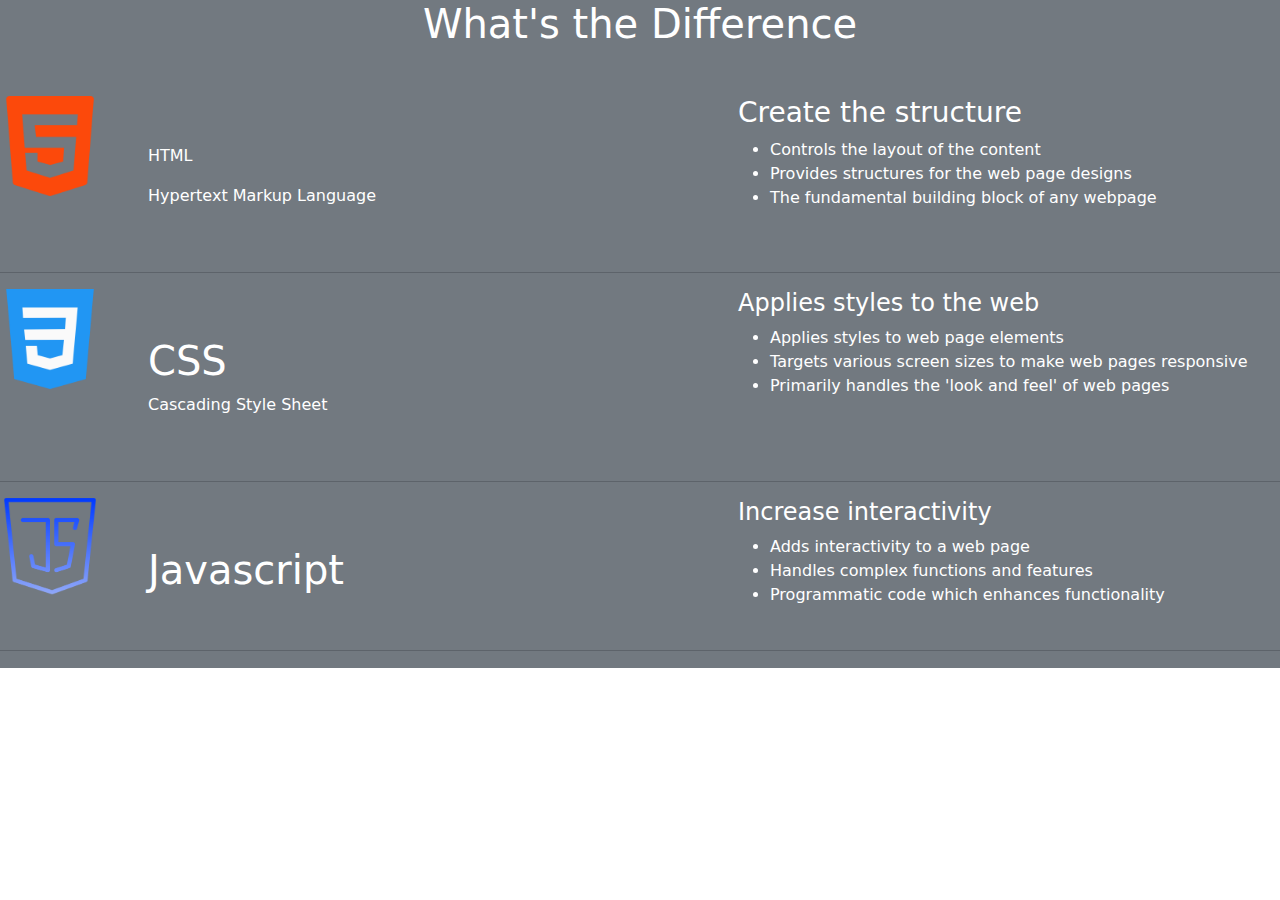
<file: Coding language.html>
<!doctype html>
<html lang="en">
<head>
    <meta charset="UTF-8">
    <meta name="viewport"
          content="width=device-width, user-scalable=no, initial-scale=1.0, maximum-scale=1.0, minimum-scale=1.0">
    <meta http-equiv="X-UA-Compatible" content="ie=edge">
    <link rel="stylesheet" href="css/bootstrap.min.css">
    <script src="js/bootstrap.min.js"></script>
    <title>Coding language</title>
    <style>
                img{
            width: 100px;
            height: 100px;
        }
        p,h1,h3,h4,li{
            color:white ;
        }
        form{
            margin: auto;
            background-color: #727980;
            height: 668px;
        }
    </style>
</head>
<body>
<form action="">
<h1 class="text-center">What's the Difference</h1>


<div class="row d-grid mt-5">

 <div class="col d-flex">
   <img src="art/html-5.png" alt="">
     <div class="col m-lg-5">
       <p>HTML</p>
       <p>Hypertext Markup Language</p>
     </div>

     <div class="col">
        <h3>Create the structure</h3>
        <ul >
            <li>Controls the layout of the content</li>
            <li>Provides structures for the web page designs</li>
            <li>The fundamental building block of any webpage</li>
        </ul>
   </div>
 </div>

    <hr>

 <div class="col d-flex">
  <img src="art/css-3.png" alt="">
   <div class="col m-lg-5">
       <h1>CSS</h1>
       <P>Cascading Style Sheet</P>
   </div>
   <div class="col">
     <h4>Applies styles to the web </h4>
     <ul>
           <li>Applies styles to web page elements</li>
           <li>Targets various screen sizes to make web pages responsive </li>
           <li>Primarily handles the 'look and feel' of web pages</li>
     </ul>
   </div>
 </div>
    <hr>

 <div class="col d-flex">
  <img src="art/javascript.png" alt="">
   <div class="col m-lg-5">
      <h1>Javascript</h1>
   </div>
   <div class="col">
     <h4>Increase interactivity</h4>
     <ul>
        <li>Adds interactivity to a web page</li>
        <li>Handles complex functions and features</li>
        <li>Programmatic code which enhances functionality</li>
     </ul>
   </div>
 </div>
    <hr>
</div>
</form>
</body>
</html>
</file>
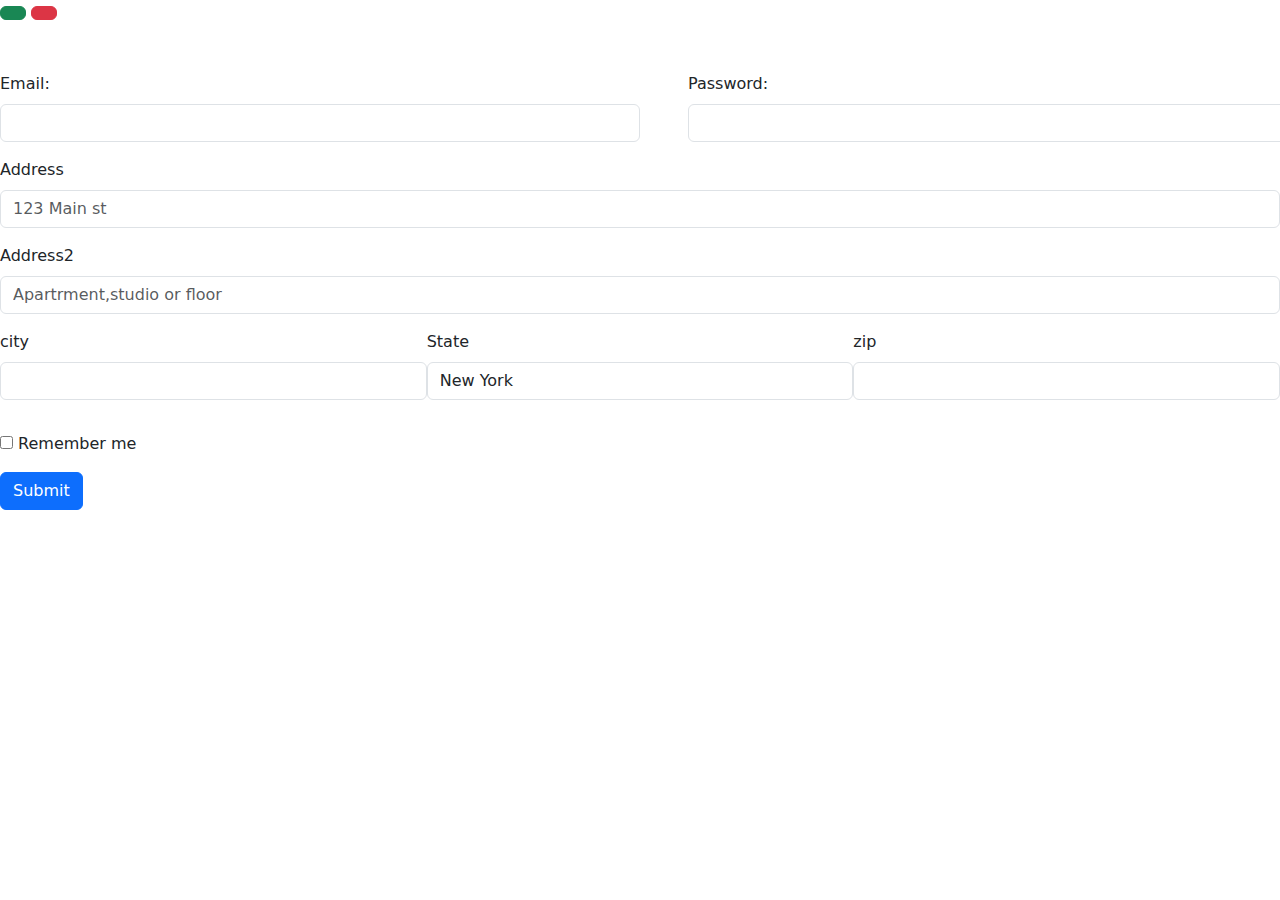
<file: Form.html>
<!doctype html>
<html lang="en">
<head>
    <meta charset="UTF-8">
    <meta name="viewport"
          content="width=device-width, user-scalable=no, initial-scale=1.0, maximum-scale=1.0, minimum-scale=1.0">
    <meta http-equiv="X-UA-Compatible" content="ie=edge">
    <link rel="stylesheet" href="css/bootstrap.min.css">
    <script src="js/bootstrap.min.js"></script>
    <title>Form</title>
</head>
<body>
<a href="Portfoilio.html" class="btn btn-success"></a>
<a href="Coding%20language.html" class="btn btn-danger"></a>
<form action="">
<div class="d-flex">
    <div class="mt-5 mb-3 col-6">
    <label for="email" class="form-label">Email:</label>
    <input type="text" class="form-control" id="email" required="required">
    </div>

    <div class="mt-5 mb-3 ms-5 col-6">
    <label for="pwd" class="form-label">Password:</label>
    <input type="password" class="form-control" id="pwd" required="required">
    </div>
</div>
    <div class="mb-3">
        <label for="ADS" class="form-label">Address</label>
        <input type="text" id="ADS" class="form-control" required="required" placeholder="123 Main st">

    </div>

    <div class="mb-3">
        <label for="ADS" class="form-label">Address2</label>
        <input type="text" id="ADS" class="form-control" required="required" placeholder="Apartrment,studio or floor">

    </div>
<div class="d-flex mb-3">
    <div class="col-4">
    <label for="city" class="form-label">city</label>
    <input type="text" class="form-control" id="city">
    </div>

    <div class="col-4 mb-3">
    <label for="state" class="form-label">State</label>
        <select name="" id="state" class="form-control">
            <option value="choose" disabled="disabled">choose...</option>
            <option value="New York">New York</option>
            <option value="los angeles">los angeles</option>
            <option value="Texas">Texas</option>
            <option value="California">California</option>
        </select>
    </div>

    <div class="col-4">
    <label for="zip" class="form-label">zip</label>
    <input type="text" class="form-control" id="zip">
    </div>

</div>
    <div class="mb-3">

    <input type="checkbox" id="rm">
    <label for="rm">Remember me</label>
        </div>

    <button class="btn btn-primary">Submit</button>

</form>
</body>
</html>
</file>
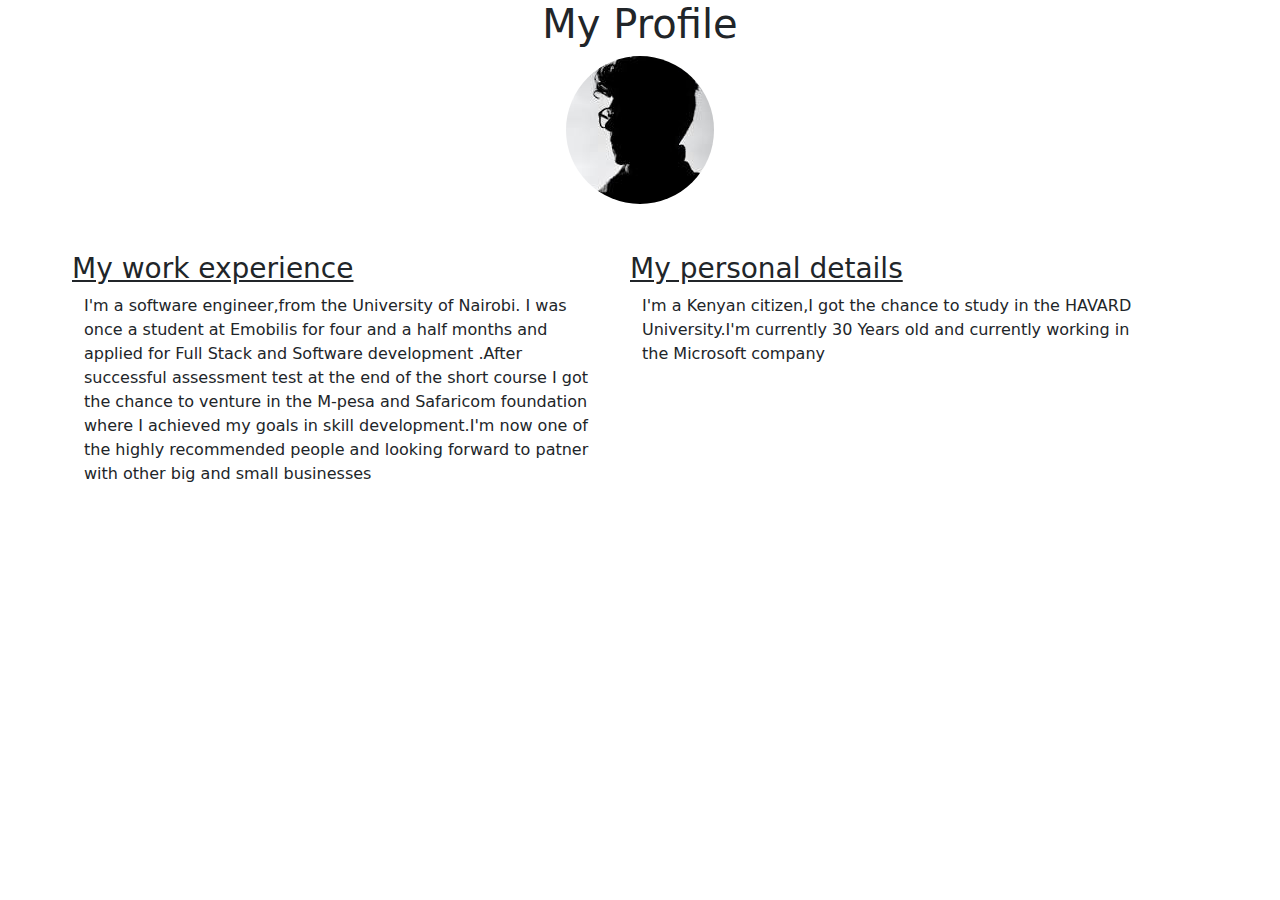
<file: Portfoilio.html>
<!doctype html>
<html lang="en">
<head>
    <meta charset="UTF-8">
    <meta name="viewport"
          content="width=device-width, user-scalable=no, initial-scale=1.0, maximum-scale=1.0, minimum-scale=1.0">
    <meta http-equiv="X-UA-Compatible" content="ie=edge">
    <link rel="stylesheet" href="css/bootstrap.min.css">
    <script src="js/bootstrap.min.js"></script>
    <title>Portfolio</title>
</head>
<body>
<h1 class="text-center text-dark">My Profile</h1>
<img src="art/my%20profile.jpeg" alt="" class="rounded-circle m-auto d-block">


<div class="d-flex container row m-5">
    <div class="col-6 container">
        <h3> <u>My work experience</u> </h3>

    <p class="container"> I'm a software engineer,from the University of Nairobi. I was once a student at Emobilis for four and a half months and applied for Full Stack and Software development .After successful assessment test at the end of the short course I got the chance to venture in the M-pesa and Safaricom foundation where I achieved my goals in skill development.I'm now one of the highly recommended people and looking forward to patner with other big and small businesses</P>
    </div>
    <div class="col-6 container">
        <h3> <u>My personal details</u> </h3>

    <p class="container">I'm a Kenyan citizen,I got the chance to study in the HAVARD University.I'm currently 30 Years old and currently working in the Microsoft company </P>
    </div>
</div>



</body>
</html>
</file>
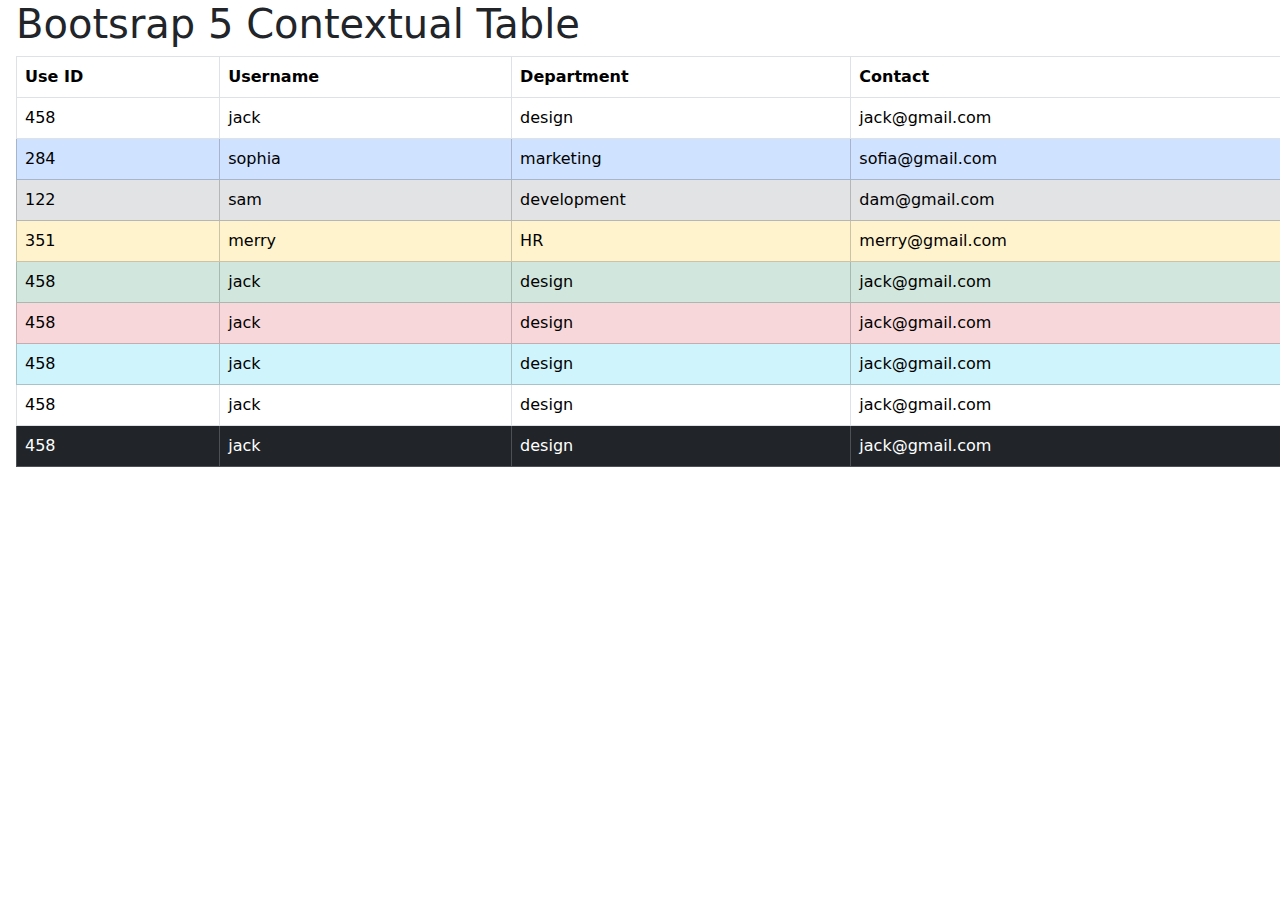
<file: Tables.html>
<!doctype html>
<html lang="en">
<head>
    <meta charset="UTF-8">
    <meta name="viewport"
          content="width=device-width, user-scalable=no, initial-scale=1.0, maximum-scale=1.0, minimum-scale=1.0">
    <meta http-equiv="X-UA-Compatible" content="ie=edge">
    <link rel="stylesheet" href="css/bootstrap.min.css">
    <script src="js/bootstrap.min.js"></script>
    <title>Document</title>
</head>
<body>
<h1 class="ms-3">Bootsrap 5 Contextual Table</h1>
<table class="table table-bordered ms-3">
    <tr>
        <th>Use ID</th>
        <th>Username</th>
        <th>Department</th>
        <th>Contact</th>
    </tr>
    <tr>
        <td>458</td>
        <td>jack</td>
        <td>design</td>
        <td>jack@gmail.com</td>
    </tr>

    <tr class="table-primary">
        <td>284</td>
        <td>sophia</td>
        <td>marketing</td>
        <td>sofia@gmail.com</td>
    </tr>

    <tr class="table-secondary">
        <td>122</td>
        <td>sam</td>
        <td>development</td>
        <td>dam@gmail.com</td>
    </tr>

    <tr class="table-warning">
        <td>351</td>
        <td>merry</td>
        <td>HR</td>
        <td>merry@gmail.com</td>
    </tr>

    <tr class="table-success">
        <td>458</td>
        <td>jack</td>
        <td>design</td>
        <td>jack@gmail.com</td>
    </tr>

    <tr class="table-danger">
        <td>458</td>
        <td>jack</td>
        <td>design</td>
        <td>jack@gmail.com</td>
    </tr>

    <tr class="table-info">
        <td>458</td>
        <td>jack</td>
        <td>design</td>
        <td>jack@gmail.com</td>
    </tr>

    <tr>
        <td>458</td>
        <td>jack</td>
        <td>design</td>
        <td>jack@gmail.com</td>
    </tr>

    <tr class="table-dark">
        <td>458</td>
        <td>jack</td>
        <td>design</td>
        <td>jack@gmail.com</td>
    </tr>
</table>

</body>
</html>
</file>
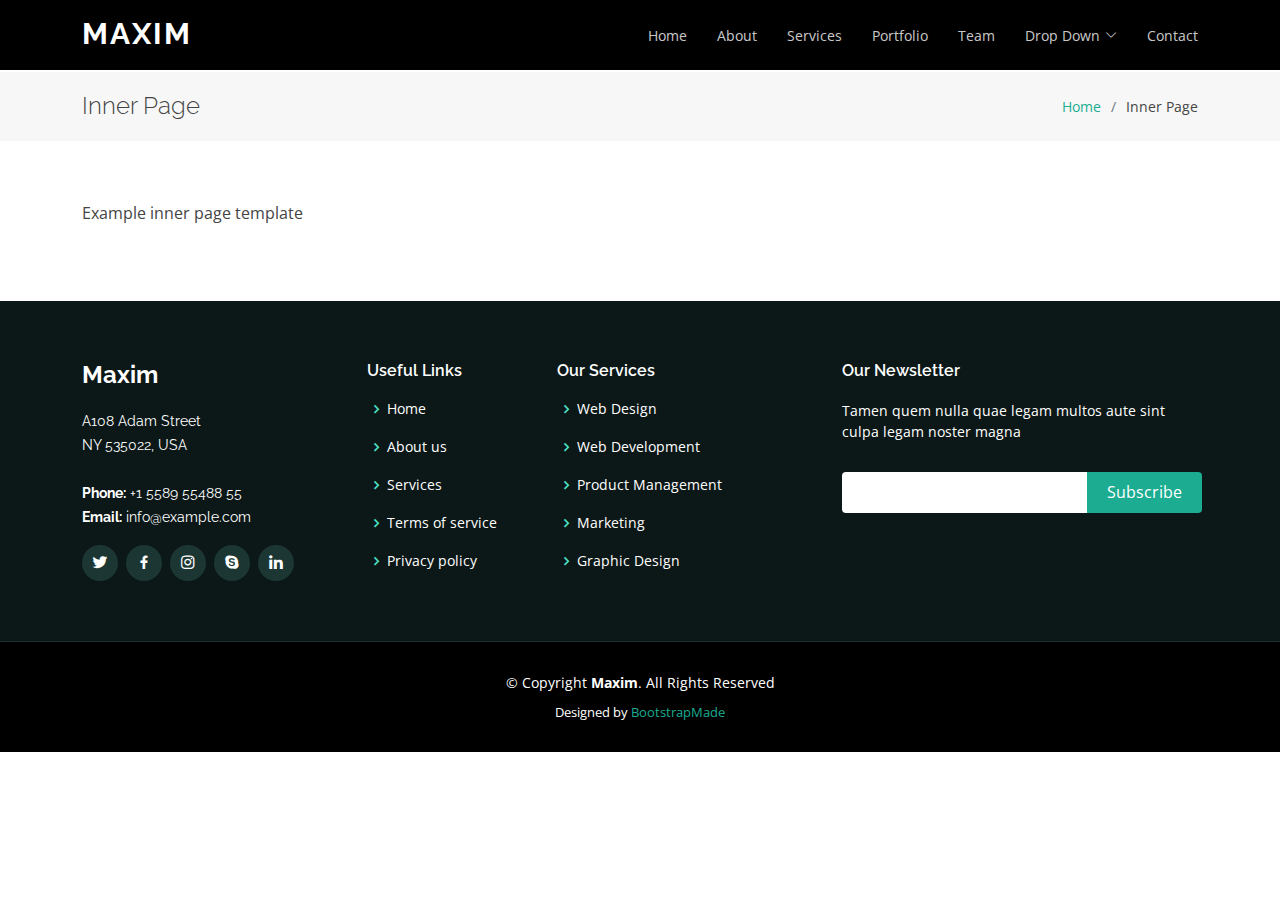
<file: Maxim/inner-page.html>
<!DOCTYPE html>
<html lang="en">

<head>
  <meta charset="utf-8">
  <meta content="width=device-width, initial-scale=1.0" name="viewport">

  <title>Inner Page - Maxim Bootstrap Template</title>
  <meta content="" name="description">
  <meta content="" name="keywords">

  <!-- Favicons -->
  <link href="assets/img/favicon.png" rel="icon">
  <link href="assets/img/apple-touch-icon.png" rel="apple-touch-icon">

  <!-- Google Fonts -->
  <link href="https://fonts.googleapis.com/css?family=Open+Sans:300,300i,400,400i,600,600i,700,700i|Raleway:300,300i,400,400i,500,500i,600,600i,700,700i|Poppins:300,300i,400,400i,500,500i,600,600i,700,700i" rel="stylesheet">

  <!-- Vendor CSS Files -->
  <link href="assets/vendor/aos/aos.css" rel="stylesheet">
  <link href="assets/vendor/bootstrap/css/bootstrap.min.css" rel="stylesheet">
  <link href="assets/vendor/bootstrap-icons/bootstrap-icons.css" rel="stylesheet">
  <link href="assets/vendor/boxicons/css/boxicons.min.css" rel="stylesheet">
  <link href="assets/vendor/glightbox/css/glightbox.min.css" rel="stylesheet">
  <link href="assets/vendor/swiper/swiper-bundle.min.css" rel="stylesheet">

  <!-- Template Main CSS File -->
  <link href="assets/css/style.css" rel="stylesheet">

  <!-- =======================================================
  * Template Name: Maxim
  * Updated: Jan 29 2024 with Bootstrap v5.3.2
  * Template URL: https://bootstrapmade.com/maxim-free-onepage-bootstrap-theme/
  * Author: BootstrapMade.com
  * License: https://bootstrapmade.com/license/
  ======================================================== -->
</head>

<body>

  <!-- ======= Header ======= -->
  <header id="header" class="fixed-top d-flex align-items-center">
    <div class="container d-flex justify-content-between">

      <div class="logo">
        <h1><a href="index.html">Maxim</a></h1>
        <!-- Uncomment below if you prefer to use an image logo -->
        <!-- <a href="index.html"><img src="assets/img/logo.png" alt="" class="img-fluid"></a>-->
      </div>

      <nav id="navbar" class="navbar">
        <ul>
          <li><a class="nav-link scrollto " href="#hero">Home</a></li>
          <li><a class="nav-link scrollto" href="#about">About</a></li>
          <li><a class="nav-link scrollto" href="#services">Services</a></li>
          <li><a class="nav-link scrollto " href="#portfolio">Portfolio</a></li>
          <li><a class="nav-link scrollto" href="#team">Team</a></li>
          <li class="dropdown"><a href="#"><span>Drop Down</span> <i class="bi bi-chevron-down"></i></a>
            <ul>
              <li><a href="#">Drop Down 1</a></li>
              <li class="dropdown"><a href="#"><span>Deep Drop Down</span> <i class="bi bi-chevron-right"></i></a>
                <ul>
                  <li><a href="#">Deep Drop Down 1</a></li>
                  <li><a href="#">Deep Drop Down 2</a></li>
                  <li><a href="#">Deep Drop Down 3</a></li>
                  <li><a href="#">Deep Drop Down 4</a></li>
                  <li><a href="#">Deep Drop Down 5</a></li>
                </ul>
              </li>
              <li><a href="#">Drop Down 2</a></li>
              <li><a href="#">Drop Down 3</a></li>
              <li><a href="#">Drop Down 4</a></li>
            </ul>
          </li>
          <li><a class="nav-link scrollto" href="#contact">Contact</a></li>
        </ul>
        <i class="bi bi-list mobile-nav-toggle"></i>
      </nav><!-- .navbar -->

    </div>
  </header><!-- End Header -->

  <main id="main">

    <!-- ======= Breadcrumbs Section ======= -->
    <section class="breadcrumbs">
      <div class="container">

        <div class="d-flex justify-content-between align-items-center">
          <h2>Inner Page</h2>
          <ol>
            <li><a href="index.html">Home</a></li>
            <li>Inner Page</li>
          </ol>
        </div>

      </div>
    </section><!-- End Breadcrumbs Section -->

    <section class="inner-page">
      <div class="container">
        <p>
          Example inner page template
        </p>
      </div>
    </section>

  </main><!-- End #main -->

  <!-- ======= Footer ======= -->
  <footer id="footer">
    <div class="footer-top">
      <div class="container">
        <div class="row">

          <div class="col-lg-3 col-md-6">
            <div class="footer-info">
              <h3>Maxim</h3>
              <p>
                A108 Adam Street <br>
                NY 535022, USA<br><br>
                <strong>Phone:</strong> +1 5589 55488 55<br>
                <strong>Email:</strong> info@example.com<br>
              </p>
              <div class="social-links mt-3">
                <a href="#" class="twitter"><i class="bx bxl-twitter"></i></a>
                <a href="#" class="facebook"><i class="bx bxl-facebook"></i></a>
                <a href="#" class="instagram"><i class="bx bxl-instagram"></i></a>
                <a href="#" class="google-plus"><i class="bx bxl-skype"></i></a>
                <a href="#" class="linkedin"><i class="bx bxl-linkedin"></i></a>
              </div>
            </div>
          </div>

          <div class="col-lg-2 col-md-6 footer-links">
            <h4>Useful Links</h4>
            <ul>
              <li><i class="bx bx-chevron-right"></i> <a href="#">Home</a></li>
              <li><i class="bx bx-chevron-right"></i> <a href="#">About us</a></li>
              <li><i class="bx bx-chevron-right"></i> <a href="#">Services</a></li>
              <li><i class="bx bx-chevron-right"></i> <a href="#">Terms of service</a></li>
              <li><i class="bx bx-chevron-right"></i> <a href="#">Privacy policy</a></li>
            </ul>
          </div>

          <div class="col-lg-3 col-md-6 footer-links">
            <h4>Our Services</h4>
            <ul>
              <li><i class="bx bx-chevron-right"></i> <a href="#">Web Design</a></li>
              <li><i class="bx bx-chevron-right"></i> <a href="#">Web Development</a></li>
              <li><i class="bx bx-chevron-right"></i> <a href="#">Product Management</a></li>
              <li><i class="bx bx-chevron-right"></i> <a href="#">Marketing</a></li>
              <li><i class="bx bx-chevron-right"></i> <a href="#">Graphic Design</a></li>
            </ul>
          </div>

          <div class="col-lg-4 col-md-6 footer-newsletter">
            <h4>Our Newsletter</h4>
            <p>Tamen quem nulla quae legam multos aute sint culpa legam noster magna</p>
            <form action="" method="post">
              <input type="email" name="email"><input type="submit" value="Subscribe">
            </form>

          </div>

        </div>
      </div>
    </div>

    <div class="container">
      <div class="copyright">
        &copy; Copyright <strong><span>Maxim</span></strong>. All Rights Reserved
      </div>
      <div class="credits">
        <!-- All the links in the footer should remain intact. -->
        <!-- You can delete the links only if you purchased the pro version. -->
        <!-- Licensing information: https://bootstrapmade.com/license/ -->
        <!-- Purchase the pro version with working PHP/AJAX contact form: https://bootstrapmade.com/maxim-free-onepage-bootstrap-theme/ -->
        Designed by <a href="https://bootstrapmade.com/">BootstrapMade</a>
      </div>
    </div>
  </footer><!-- End Footer -->

  <a href="#" class="back-to-top d-flex align-items-center justify-content-center"><i class="bi bi-arrow-up-short"></i></a>

  <!-- Vendor JS Files -->
  <script src="assets/vendor/aos/aos.js"></script>
  <script src="assets/vendor/bootstrap/js/bootstrap.bundle.min.js"></script>
  <script src="assets/vendor/glightbox/js/glightbox.min.js"></script>
  <script src="assets/vendor/isotope-layout/isotope.pkgd.min.js"></script>
  <script src="assets/vendor/swiper/swiper-bundle.min.js"></script>
  <script src="assets/vendor/php-email-form/validate.js"></script>

  <!-- Template Main JS File -->
  <script src="assets/js/main.js"></script>

</body>

</html>
</file>
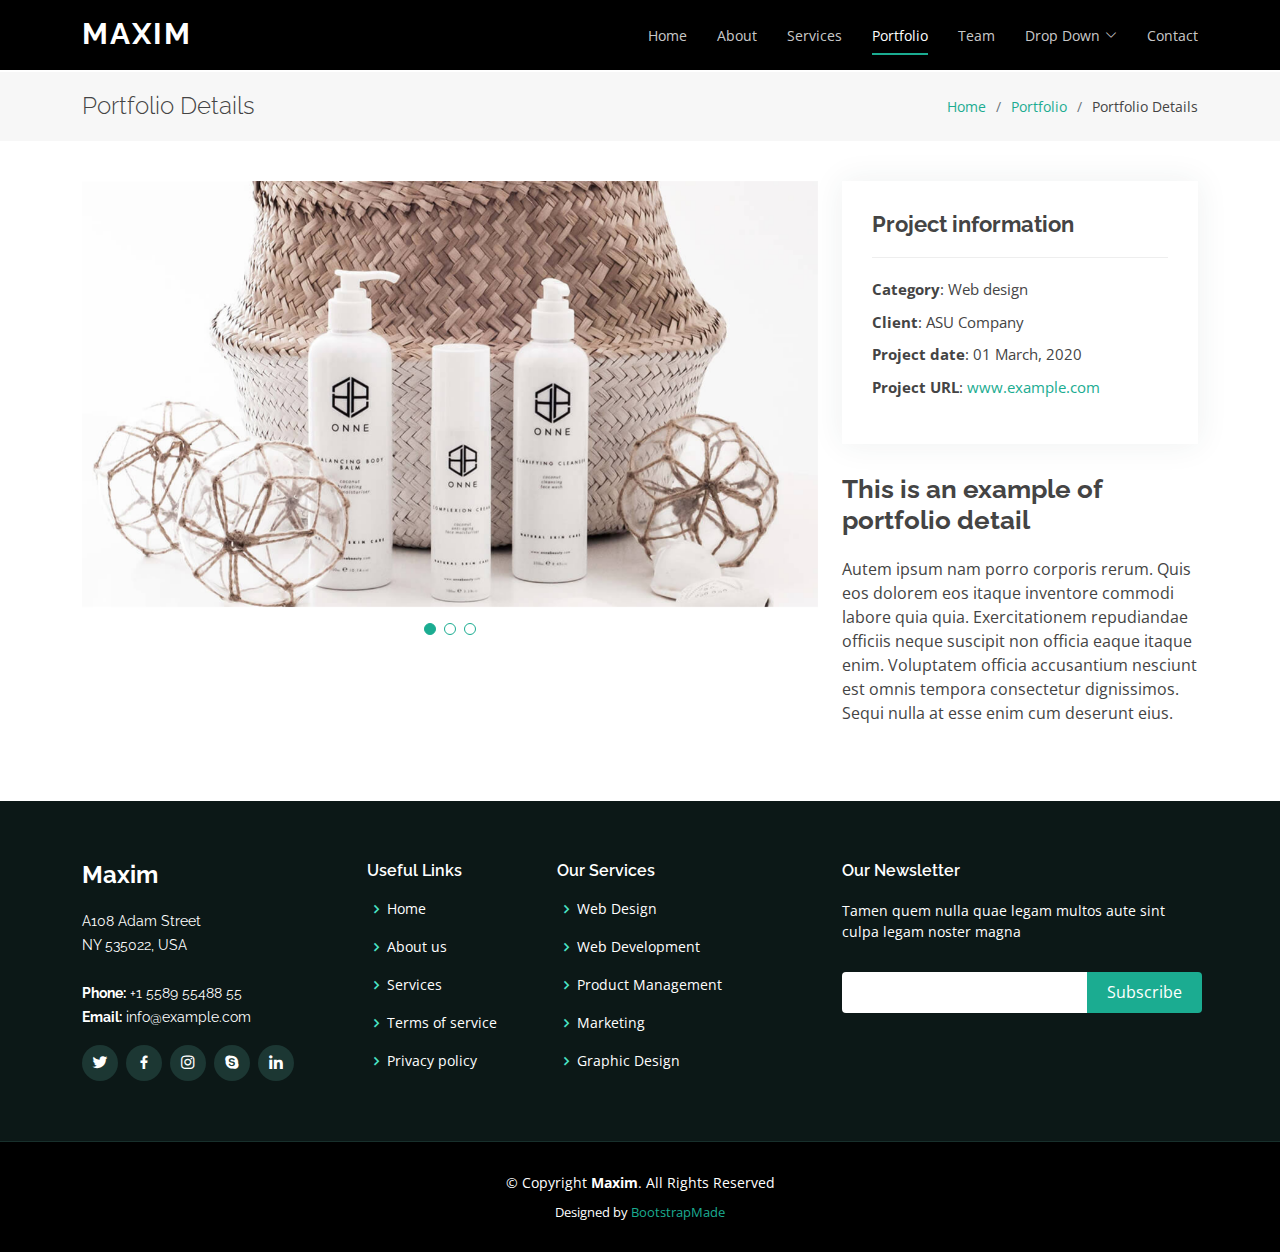
<file: Maxim/portfolio-details.html>
<!DOCTYPE html>
<html lang="en">

<head>
  <meta charset="utf-8">
  <meta content="width=device-width, initial-scale=1.0" name="viewport">

  <title>Portfolio Details - Maxim Bootstrap Template</title>
  <meta content="" name="description">
  <meta content="" name="keywords">

  <!-- Favicons -->
  <link href="assets/img/favicon.png" rel="icon">
  <link href="assets/img/apple-touch-icon.png" rel="apple-touch-icon">

  <!-- Google Fonts -->
  <link href="https://fonts.googleapis.com/css?family=Open+Sans:300,300i,400,400i,600,600i,700,700i|Raleway:300,300i,400,400i,500,500i,600,600i,700,700i|Poppins:300,300i,400,400i,500,500i,600,600i,700,700i" rel="stylesheet">

  <!-- Vendor CSS Files -->
  <link href="assets/vendor/aos/aos.css" rel="stylesheet">
  <link href="assets/vendor/bootstrap/css/bootstrap.min.css" rel="stylesheet">
  <link href="assets/vendor/bootstrap-icons/bootstrap-icons.css" rel="stylesheet">
  <link href="assets/vendor/boxicons/css/boxicons.min.css" rel="stylesheet">
  <link href="assets/vendor/glightbox/css/glightbox.min.css" rel="stylesheet">
  <link href="assets/vendor/swiper/swiper-bundle.min.css" rel="stylesheet">

  <!-- Template Main CSS File -->
  <link href="assets/css/style.css" rel="stylesheet">

  <!-- =======================================================
  * Template Name: Maxim
  * Updated: Jan 29 2024 with Bootstrap v5.3.2
  * Template URL: https://bootstrapmade.com/maxim-free-onepage-bootstrap-theme/
  * Author: BootstrapMade.com
  * License: https://bootstrapmade.com/license/
  ======================================================== -->
</head>

<body>

  <!-- ======= Header ======= -->
  <header id="header" class="fixed-top d-flex align-items-center">
    <div class="container d-flex justify-content-between">

      <div class="logo">
        <h1><a href="index.html">Maxim</a></h1>
        <!-- Uncomment below if you prefer to use an image logo -->
        <!-- <a href="index.html"><img src="assets/img/logo.png" alt="" class="img-fluid"></a>-->
      </div>

      <nav id="navbar" class="navbar">
        <ul>
          <li><a class="nav-link scrollto " href="#hero">Home</a></li>
          <li><a class="nav-link scrollto" href="#about">About</a></li>
          <li><a class="nav-link scrollto" href="#services">Services</a></li>
          <li><a class="nav-link scrollto active" href="#portfolio">Portfolio</a></li>
          <li><a class="nav-link scrollto" href="#team">Team</a></li>
          <li class="dropdown"><a href="#"><span>Drop Down</span> <i class="bi bi-chevron-down"></i></a>
            <ul>
              <li><a href="#">Drop Down 1</a></li>
              <li class="dropdown"><a href="#"><span>Deep Drop Down</span> <i class="bi bi-chevron-right"></i></a>
                <ul>
                  <li><a href="#">Deep Drop Down 1</a></li>
                  <li><a href="#">Deep Drop Down 2</a></li>
                  <li><a href="#">Deep Drop Down 3</a></li>
                  <li><a href="#">Deep Drop Down 4</a></li>
                  <li><a href="#">Deep Drop Down 5</a></li>
                </ul>
              </li>
              <li><a href="#">Drop Down 2</a></li>
              <li><a href="#">Drop Down 3</a></li>
              <li><a href="#">Drop Down 4</a></li>
            </ul>
          </li>
          <li><a class="nav-link scrollto" href="#contact">Contact</a></li>
        </ul>
        <i class="bi bi-list mobile-nav-toggle"></i>
      </nav><!-- .navbar -->

    </div>
  </header><!-- End Header -->

  <main id="main">

    <!-- ======= Breadcrumbs Section ======= -->
    <section class="breadcrumbs">
      <div class="container">

        <div class="d-flex justify-content-between align-items-center">
          <h2>Portfolio Details</h2>
          <ol>
            <li><a href="index.html">Home</a></li>
            <li><a href="portfolio.html">Portfolio</a></li>
            <li>Portfolio Details</li>
          </ol>
        </div>

      </div>
    </section><!-- Breadcrumbs Section -->

    <!-- ======= Portfolio Details Section ======= -->
    <section id="portfolio-details" class="portfolio-details">
      <div class="container">

        <div class="row gy-4">

          <div class="col-lg-8">
            <div class="portfolio-details-slider swiper">
              <div class="swiper-wrapper align-items-center">

                <div class="swiper-slide">
                  <img src="assets/img/portfolio/portfolio-details-1.jpg" alt="">
                </div>

                <div class="swiper-slide">
                  <img src="assets/img/portfolio/portfolio-details-2.jpg" alt="">
                </div>

                <div class="swiper-slide">
                  <img src="assets/img/portfolio/portfolio-details-3.jpg" alt="">
                </div>

              </div>
              <div class="swiper-pagination"></div>
            </div>
          </div>

          <div class="col-lg-4">
            <div class="portfolio-info">
              <h3>Project information</h3>
              <ul>
                <li><strong>Category</strong>: Web design</li>
                <li><strong>Client</strong>: ASU Company</li>
                <li><strong>Project date</strong>: 01 March, 2020</li>
                <li><strong>Project URL</strong>: <a href="#">www.example.com</a></li>
              </ul>
            </div>
            <div class="portfolio-description">
              <h2>This is an example of portfolio detail</h2>
              <p>
                Autem ipsum nam porro corporis rerum. Quis eos dolorem eos itaque inventore commodi labore quia quia. Exercitationem repudiandae officiis neque suscipit non officia eaque itaque enim. Voluptatem officia accusantium nesciunt est omnis tempora consectetur dignissimos. Sequi nulla at esse enim cum deserunt eius.
              </p>
            </div>
          </div>

        </div>

      </div>
    </section><!-- End Portfolio Details Section -->

  </main><!-- End #main -->

  <!-- ======= Footer ======= -->
  <footer id="footer">
    <div class="footer-top">
      <div class="container">
        <div class="row">

          <div class="col-lg-3 col-md-6">
            <div class="footer-info">
              <h3>Maxim</h3>
              <p>
                A108 Adam Street <br>
                NY 535022, USA<br><br>
                <strong>Phone:</strong> +1 5589 55488 55<br>
                <strong>Email:</strong> info@example.com<br>
              </p>
              <div class="social-links mt-3">
                <a href="#" class="twitter"><i class="bx bxl-twitter"></i></a>
                <a href="#" class="facebook"><i class="bx bxl-facebook"></i></a>
                <a href="#" class="instagram"><i class="bx bxl-instagram"></i></a>
                <a href="#" class="google-plus"><i class="bx bxl-skype"></i></a>
                <a href="#" class="linkedin"><i class="bx bxl-linkedin"></i></a>
              </div>
            </div>
          </div>

          <div class="col-lg-2 col-md-6 footer-links">
            <h4>Useful Links</h4>
            <ul>
              <li><i class="bx bx-chevron-right"></i> <a href="#">Home</a></li>
              <li><i class="bx bx-chevron-right"></i> <a href="#">About us</a></li>
              <li><i class="bx bx-chevron-right"></i> <a href="#">Services</a></li>
              <li><i class="bx bx-chevron-right"></i> <a href="#">Terms of service</a></li>
              <li><i class="bx bx-chevron-right"></i> <a href="#">Privacy policy</a></li>
            </ul>
          </div>

          <div class="col-lg-3 col-md-6 footer-links">
            <h4>Our Services</h4>
            <ul>
              <li><i class="bx bx-chevron-right"></i> <a href="#">Web Design</a></li>
              <li><i class="bx bx-chevron-right"></i> <a href="#">Web Development</a></li>
              <li><i class="bx bx-chevron-right"></i> <a href="#">Product Management</a></li>
              <li><i class="bx bx-chevron-right"></i> <a href="#">Marketing</a></li>
              <li><i class="bx bx-chevron-right"></i> <a href="#">Graphic Design</a></li>
            </ul>
          </div>

          <div class="col-lg-4 col-md-6 footer-newsletter">
            <h4>Our Newsletter</h4>
            <p>Tamen quem nulla quae legam multos aute sint culpa legam noster magna</p>
            <form action="" method="post">
              <input type="email" name="email"><input type="submit" value="Subscribe">
            </form>

          </div>

        </div>
      </div>
    </div>

    <div class="container">
      <div class="copyright">
        &copy; Copyright <strong><span>Maxim</span></strong>. All Rights Reserved
      </div>
      <div class="credits">
        <!-- All the links in the footer should remain intact. -->
        <!-- You can delete the links only if you purchased the pro version. -->
        <!-- Licensing information: https://bootstrapmade.com/license/ -->
        <!-- Purchase the pro version with working PHP/AJAX contact form: https://bootstrapmade.com/maxim-free-onepage-bootstrap-theme/ -->
        Designed by <a href="https://bootstrapmade.com/">BootstrapMade</a>
      </div>
    </div>
  </footer><!-- End Footer -->

  <a href="#" class="back-to-top d-flex align-items-center justify-content-center"><i class="bi bi-arrow-up-short"></i></a>

  <!-- Vendor JS Files -->
  <script src="assets/vendor/aos/aos.js"></script>
  <script src="assets/vendor/bootstrap/js/bootstrap.bundle.min.js"></script>
  <script src="assets/vendor/glightbox/js/glightbox.min.js"></script>
  <script src="assets/vendor/isotope-layout/isotope.pkgd.min.js"></script>
  <script src="assets/vendor/swiper/swiper-bundle.min.js"></script>
  <script src="assets/vendor/php-email-form/validate.js"></script>

  <!-- Template Main JS File -->
  <script src="assets/js/main.js"></script>

</body>

</html>
</file>
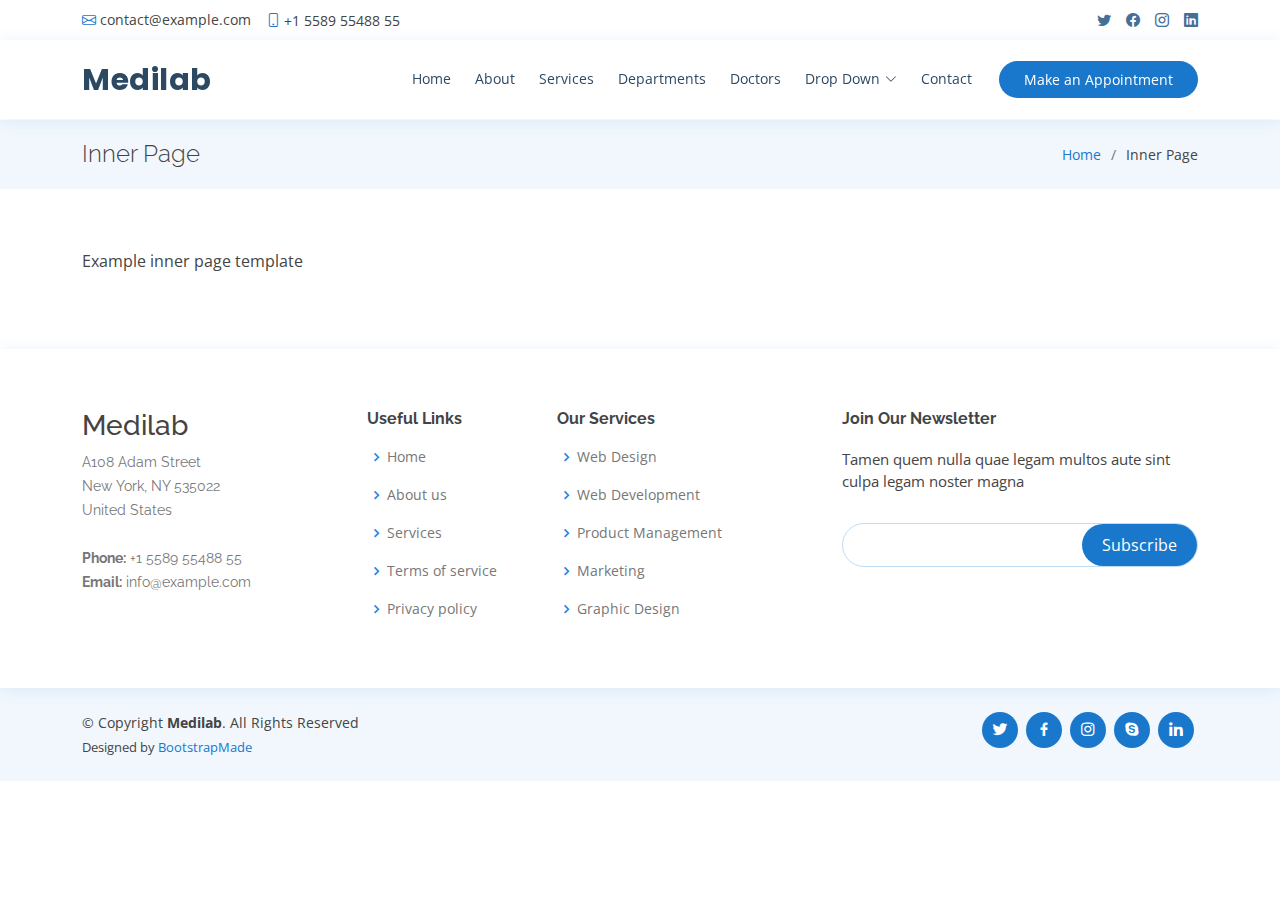
<file: Medilab/inner-page.html>
<!DOCTYPE html>
<html lang="en">

<head>
  <meta charset="utf-8">
  <meta content="width=device-width, initial-scale=1.0" name="viewport">

  <title>Inner Page - Medilab Bootstrap Template</title>
  <meta content="" name="description">
  <meta content="" name="keywords">

  <!-- Favicons -->
  <link href="assets/img/favicon.png" rel="icon">
  <link href="assets/img/apple-touch-icon.png" rel="apple-touch-icon">

  <!-- Google Fonts -->
  <link href="https://fonts.googleapis.com/css?family=Open+Sans:300,300i,400,400i,600,600i,700,700i|Raleway:300,300i,400,400i,500,500i,600,600i,700,700i|Poppins:300,300i,400,400i,500,500i,600,600i,700,700i" rel="stylesheet">

  <!-- Vendor CSS Files -->
  <link href="assets/vendor/fontawesome-free/css/all.min.css" rel="stylesheet">
  <link href="assets/vendor/animate.css/animate.min.css" rel="stylesheet">
  <link href="assets/vendor/bootstrap/css/bootstrap.min.css" rel="stylesheet">
  <link href="assets/vendor/bootstrap-icons/bootstrap-icons.css" rel="stylesheet">
  <link href="assets/vendor/boxicons/css/boxicons.min.css" rel="stylesheet">
  <link href="assets/vendor/glightbox/css/glightbox.min.css" rel="stylesheet">
  <link href="assets/vendor/remixicon/remixicon.css" rel="stylesheet">
  <link href="assets/vendor/swiper/swiper-bundle.min.css" rel="stylesheet">

  <!-- Template Main CSS File -->
  <link href="assets/css/style.css" rel="stylesheet">

  <!-- =======================================================
  * Template Name: Medilab
  * Updated: Jan 29 2024 with Bootstrap v5.3.2
  * Template URL: https://bootstrapmade.com/medilab-free-medical-bootstrap-theme/
  * Author: BootstrapMade.com
  * License: https://bootstrapmade.com/license/
  ======================================================== -->
</head>

<body>

  <!-- ======= Top Bar ======= -->
  <div id="topbar" class="d-flex align-items-center fixed-top">
    <div class="container d-flex justify-content-between">
      <div class="contact-info d-flex align-items-center">
        <i class="bi bi-envelope"></i> <a href="mailto:contact@example.com">contact@example.com</a>
        <i class="bi bi-phone"></i> +1 5589 55488 55
      </div>
      <div class="d-none d-lg-flex social-links align-items-center">
        <a href="#" class="twitter"><i class="bi bi-twitter"></i></a>
        <a href="#" class="facebook"><i class="bi bi-facebook"></i></a>
        <a href="#" class="instagram"><i class="bi bi-instagram"></i></a>
        <a href="#" class="linkedin"><i class="bi bi-linkedin"></i></i></a>
      </div>
    </div>
  </div>

  <!-- ======= Header ======= -->
  <header id="header" class="fixed-top">
    <div class="container d-flex align-items-center">

      <h1 class="logo me-auto"><a href="index.html">Medilab</a></h1>
      <!-- Uncomment below if you prefer to use an image logo -->
      <!-- <a href="index.html" class="logo me-auto"><img src="assets/img/logo.png" alt="" class="img-fluid"></a>-->

      <nav id="navbar" class="navbar order-last order-lg-0">
        <ul>
          <li><a class="nav-link scrollto " href="#hero">Home</a></li>
          <li><a class="nav-link scrollto" href="#about">About</a></li>
          <li><a class="nav-link scrollto" href="#services">Services</a></li>
          <li><a class="nav-link scrollto" href="#departments">Departments</a></li>
          <li><a class="nav-link scrollto" href="#doctors">Doctors</a></li>
          <li class="dropdown"><a href="#"><span>Drop Down</span> <i class="bi bi-chevron-down"></i></a>
            <ul>
              <li><a href="#">Drop Down 1</a></li>
              <li class="dropdown"><a href="#"><span>Deep Drop Down</span> <i class="bi bi-chevron-right"></i></a>
                <ul>
                  <li><a href="#">Deep Drop Down 1</a></li>
                  <li><a href="#">Deep Drop Down 2</a></li>
                  <li><a href="#">Deep Drop Down 3</a></li>
                  <li><a href="#">Deep Drop Down 4</a></li>
                  <li><a href="#">Deep Drop Down 5</a></li>
                </ul>
              </li>
              <li><a href="#">Drop Down 2</a></li>
              <li><a href="#">Drop Down 3</a></li>
              <li><a href="#">Drop Down 4</a></li>
            </ul>
          </li>
          <li><a class="nav-link scrollto" href="#contact">Contact</a></li>
        </ul>
        <i class="bi bi-list mobile-nav-toggle"></i>
      </nav><!-- .navbar -->

      <a href="#appointment" class="appointment-btn scrollto"><span class="d-none d-md-inline">Make an</span> Appointment</a>

    </div>
  </header><!-- End Header -->

  <main id="main">

    <!-- ======= Breadcrumbs Section ======= -->
    <section class="breadcrumbs">
      <div class="container">

        <div class="d-flex justify-content-between align-items-center">
          <h2>Inner Page</h2>
          <ol>
            <li><a href="index.html">Home</a></li>
            <li>Inner Page</li>
          </ol>
        </div>

      </div>
    </section><!-- End Breadcrumbs Section -->

    <section class="inner-page">
      <div class="container">
        <p>
          Example inner page template
        </p>
      </div>
    </section>

  </main><!-- End #main -->

  <!-- ======= Footer ======= -->
  <footer id="footer">

    <div class="footer-top">
      <div class="container">
        <div class="row">

          <div class="col-lg-3 col-md-6 footer-contact">
            <h3>Medilab</h3>
            <p>
              A108 Adam Street <br>
              New York, NY 535022<br>
              United States <br><br>
              <strong>Phone:</strong> +1 5589 55488 55<br>
              <strong>Email:</strong> info@example.com<br>
            </p>
          </div>

          <div class="col-lg-2 col-md-6 footer-links">
            <h4>Useful Links</h4>
            <ul>
              <li><i class="bx bx-chevron-right"></i> <a href="#">Home</a></li>
              <li><i class="bx bx-chevron-right"></i> <a href="#">About us</a></li>
              <li><i class="bx bx-chevron-right"></i> <a href="#">Services</a></li>
              <li><i class="bx bx-chevron-right"></i> <a href="#">Terms of service</a></li>
              <li><i class="bx bx-chevron-right"></i> <a href="#">Privacy policy</a></li>
            </ul>
          </div>

          <div class="col-lg-3 col-md-6 footer-links">
            <h4>Our Services</h4>
            <ul>
              <li><i class="bx bx-chevron-right"></i> <a href="#">Web Design</a></li>
              <li><i class="bx bx-chevron-right"></i> <a href="#">Web Development</a></li>
              <li><i class="bx bx-chevron-right"></i> <a href="#">Product Management</a></li>
              <li><i class="bx bx-chevron-right"></i> <a href="#">Marketing</a></li>
              <li><i class="bx bx-chevron-right"></i> <a href="#">Graphic Design</a></li>
            </ul>
          </div>

          <div class="col-lg-4 col-md-6 footer-newsletter">
            <h4>Join Our Newsletter</h4>
            <p>Tamen quem nulla quae legam multos aute sint culpa legam noster magna</p>
            <form action="" method="post">
              <input type="email" name="email"><input type="submit" value="Subscribe">
            </form>
          </div>

        </div>
      </div>
    </div>

    <div class="container d-md-flex py-4">

      <div class="me-md-auto text-center text-md-start">
        <div class="copyright">
          &copy; Copyright <strong><span>Medilab</span></strong>. All Rights Reserved
        </div>
        <div class="credits">
          <!-- All the links in the footer should remain intact. -->
          <!-- You can delete the links only if you purchased the pro version. -->
          <!-- Licensing information: https://bootstrapmade.com/license/ -->
          <!-- Purchase the pro version with working PHP/AJAX contact form: https://bootstrapmade.com/medilab-free-medical-bootstrap-theme/ -->
          Designed by <a href="https://bootstrapmade.com/">BootstrapMade</a>
        </div>
      </div>
      <div class="social-links text-center text-md-right pt-3 pt-md-0">
        <a href="#" class="twitter"><i class="bx bxl-twitter"></i></a>
        <a href="#" class="facebook"><i class="bx bxl-facebook"></i></a>
        <a href="#" class="instagram"><i class="bx bxl-instagram"></i></a>
        <a href="#" class="google-plus"><i class="bx bxl-skype"></i></a>
        <a href="#" class="linkedin"><i class="bx bxl-linkedin"></i></a>
      </div>
    </div>
  </footer><!-- End Footer -->

  <div id="preloader"></div>
  <a href="#" class="back-to-top d-flex align-items-center justify-content-center"><i class="bi bi-arrow-up-short"></i></a>

  <!-- Vendor JS Files -->
  <script src="assets/vendor/purecounter/purecounter_vanilla.js"></script>
  <script src="assets/vendor/bootstrap/js/bootstrap.bundle.min.js"></script>
  <script src="assets/vendor/glightbox/js/glightbox.min.js"></script>
  <script src="assets/vendor/swiper/swiper-bundle.min.js"></script>
  <script src="assets/vendor/php-email-form/validate.js"></script>

  <!-- Template Main JS File -->
  <script src="assets/js/main.js"></script>

</body>

</html>
</file>
<file: Maxim/assets/css/style.css>
/**
* Template Name: Maxim
* Updated: Jan 29 2024 with Bootstrap v5.3.2
* Template URL: https://bootstrapmade.com/maxim-free-onepage-bootstrap-theme/
* Author: BootstrapMade.com
* License: https://bootstrapmade.com/license/
*/

/*--------------------------------------------------------------
# General
--------------------------------------------------------------*/
body {
  font-family: "Open Sans", sans-serif;
  color: #444444;
}

a {
  color: #1bac91;
  text-decoration: none;
}

a:hover {
  color: #22d8b6;
  text-decoration: none;
}

h1,
h2,
h3,
h4,
h5,
h6 {
  font-family: "Raleway", sans-serif;
}

/*--------------------------------------------------------------
# Back to top button
--------------------------------------------------------------*/
.back-to-top {
  position: fixed;
  visibility: hidden;
  opacity: 0;
  right: 15px;
  bottom: 15px;
  z-index: 996;
  background: #1bac91;
  width: 40px;
  height: 40px;
  border-radius: 4px;
  transition: all 0.4s;
}

.back-to-top i {
  font-size: 28px;
  color: #fff;
  line-height: 0;
}

.back-to-top:hover {
  background: #21cfaf;
  color: #fff;
}

.back-to-top.active {
  visibility: visible;
  opacity: 1;
}

/*--------------------------------------------------------------
# Disable aos animation delay on mobile devices
--------------------------------------------------------------*/
@media screen and (max-width: 768px) {
  [data-aos-delay] {
    transition-delay: 0 !important;
  }
}

/*--------------------------------------------------------------
# Header
--------------------------------------------------------------*/
#header {
  height: 70px;
  transition: all 0.5s;
  z-index: 997;
  background: #000;
}

#header .logo h1 {
  font-size: 30px;
  margin: 0;
  padding: 6px 0;
  line-height: 1;
  font-weight: 700;
  letter-spacing: 2px;
  text-transform: uppercase;
}

#header .logo h1 a,
#header .logo h1 a:hover {
  color: #fff;
  text-decoration: none;
}

#header .logo img {
  padding: 0;
  margin: 0;
  max-height: 40px;
}

@media (max-width: 992px) {
  #header {
    height: 60px;
  }
}

/*--------------------------------------------------------------
# Navigation Menu
--------------------------------------------------------------*/
/**
* Desktop Navigation 
*/
.navbar {
  padding: 0;
}

.navbar ul {
  margin: 0;
  padding: 0;
  display: flex;
  list-style: none;
  align-items: center;
}

.navbar li {
  position: relative;
}

.navbar>ul>li+li {
  margin-left: 30px;
}

.navbar a,
.navbar a:focus {
  display: flex;
  align-items: center;
  justify-content: space-between;
  padding: 12px 0;
  font-size: 14px;
  color: rgba(255, 255, 255, 0.8);
  white-space: nowrap;
  transition: 0.3s;
  position: relative;
}

.navbar a i,
.navbar a:focus i {
  font-size: 12px;
  line-height: 0;
  margin-left: 5px;
}

.navbar>ul>li>a:before {
  content: "";
  position: absolute;
  width: 100%;
  height: 2px;
  bottom: 3px;
  left: 0;
  background-color: #1bac91;
  visibility: hidden;
  width: 0px;
  transition: all 0.3s ease-in-out 0s;
}

.navbar a:hover:before,
.navbar li:hover>a:before,
.navbar .active:before {
  visibility: visible;
  width: 100%;
}

.navbar a:hover,
.navbar .active,
.navbar .active:focus,
.navbar li:hover>a {
  color: #fff;
}

.navbar .dropdown ul {
  display: block;
  position: absolute;
  left: 0;
  top: 100%;
  margin: 0;
  padding: 10px 0;
  z-index: 99;
  opacity: 0;
  visibility: hidden;
  background: #fff;
  box-shadow: 0px 0px 30px rgba(127, 137, 161, 0.25);
  transition: 0.3s;
}

.navbar .dropdown ul li {
  min-width: 200px;
}

.navbar .dropdown ul a {
  padding: 10px 20px;
  font-size: 14px;
  text-transform: none;
  font-weight: 500;
  color: #062822;
}

.navbar .dropdown ul a i {
  font-size: 12px;
}

.navbar .dropdown ul a:hover,
.navbar .dropdown ul .active:hover,
.navbar .dropdown ul li:hover>a {
  color: #1bac91;
}

.navbar .dropdown:hover>ul {
  opacity: 1;
  visibility: visible;
}

.navbar .dropdown .dropdown ul {
  top: 0;
  left: calc(100% - 30px);
  visibility: hidden;
}

.navbar .dropdown .dropdown:hover>ul {
  opacity: 1;
  top: 0;
  left: 100%;
  visibility: visible;
}

@media (max-width: 1366px) {
  .navbar .dropdown .dropdown ul {
    left: -90%;
  }

  .navbar .dropdown .dropdown:hover>ul {
    left: -100%;
  }
}

/**
* Mobile Navigation 
*/
.mobile-nav-toggle {
  color: #fff;
  font-size: 28px;
  cursor: pointer;
  display: none;
  line-height: 0;
  transition: 0.5s;
}

@media (max-width: 991px) {
  .mobile-nav-toggle {
    display: block;
  }

  .navbar ul {
    display: none;
  }
}

.navbar-mobile {
  position: fixed;
  overflow: hidden;
  top: 0;
  right: 0;
  left: 0;
  bottom: 0;
  background: rgba(16, 31, 29, 0.9);
  transition: 0.3s;
  z-index: 0;
}

.navbar-mobile .mobile-nav-toggle {
  position: absolute;
  top: 15px;
  right: 15px;
}

.navbar-mobile ul {
  display: block;
  position: absolute;
  top: 55px;
  right: 15px;
  bottom: 15px;
  left: 15px;
  padding: 10px 0;
  background-color: #fff;
  overflow-y: auto;
  transition: 0.3s;
}

.navbar-mobile>ul>li+li {
  margin: 0;
}

.navbar-mobile a:hover:before,
.navbar-mobile li:hover>a:before,
.navbar-mobile .active:before {
  visibility: hidden;
}

.navbar-mobile a,
.navbar-mobile a:focus {
  padding: 10px 20px;
  font-size: 15px;
  color: #21413c;
}

.navbar-mobile a:hover,
.navbar-mobile .active,
.navbar-mobile li:hover>a {
  color: #1bac91;
}

.navbar-mobile .getstarted,
.navbar-mobile .getstarted:focus {
  margin: 15px;
}

.navbar-mobile .dropdown ul {
  position: static;
  display: none;
  margin: 10px 20px;
  padding: 10px 0;
  z-index: 99;
  opacity: 1;
  visibility: visible;
  background: #fff;
  box-shadow: 0px 0px 30px rgba(127, 137, 161, 0.25);
}

.navbar-mobile .dropdown ul li {
  min-width: 200px;
}

.navbar-mobile .dropdown ul a {
  padding: 10px 20px;
}

.navbar-mobile .dropdown ul a i {
  font-size: 12px;
}

.navbar-mobile .dropdown ul a:hover,
.navbar-mobile .dropdown ul .active:hover,
.navbar-mobile .dropdown ul li:hover>a {
  color: #1bac91;
}

.navbar-mobile .dropdown>.dropdown-active {
  display: block;
}

/*--------------------------------------------------------------
# Hero Section
--------------------------------------------------------------*/
#hero {
  width: 100%;
  height: calc(100vh - 70px);
  background: url("../img/hero-bg.jpg") center center;
  background-size: cover;
  position: relative;
  margin-top: 70px;
  padding: 0;
}

#hero:before {
  content: "";
  background: rgba(0, 0, 0, 0.4);
  position: absolute;
  bottom: 0;
  top: 0;
  left: 0;
  right: 0;
}

#hero .container {
  z-index: 2;
}

#hero h1 {
  margin: 0 0 10px 0;
  font-size: 48px;
  font-weight: 700;
  line-height: 56px;
  color: #fff;
}

#hero h2 {
  color: rgba(255, 255, 255, 0.7);
  margin-bottom: 35px;
  font-size: 24px;
}

#hero .btn-get-started {
  font-family: "Raleway", sans-serif;
  text-transform: uppercase;
  font-weight: 500;
  font-size: 16px;
  letter-spacing: 1px;
  display: inline-block;
  padding: 8px 28px;
  border-radius: 4px;
  transition: 0.5s;
  border: 2px solid #fff;
  color: #fff;
}

#hero .btn-get-started:hover {
  border-color: #1bac91;
  background: #1bac91;
}

@media (min-width: 1024px) {
  #hero {
    background-attachment: fixed;
  }
}

@media (max-width: 992px) {
  #hero {
    margin-top: 60px;
    height: calc(100vh - 60px);
  }
}

@media (max-width: 768px) {
  #hero h1 {
    font-size: 28px;
    line-height: 36px;
  }

  #hero h2 {
    font-size: 18px;
    line-height: 24px;
    margin-bottom: 30px;
  }
}

/*--------------------------------------------------------------
# Sections General
--------------------------------------------------------------*/
section {
  padding: 60px 0;
  overflow: hidden;
}

.section-bg {
  background-color: #f2f9f8;
}

.section-title {
  padding-bottom: 40px;
  text-align: center;
}

.section-title h2 {
  font-size: 36px;
  font-weight: 300;
  margin-bottom: 20px;
  padding-bottom: 0;
  color: #21413c;
}

.section-title p {
  margin-bottom: 0;
}

/*--------------------------------------------------------------
# Breadcrumbs
--------------------------------------------------------------*/
.breadcrumbs {
  padding: 20px 0;
  background-color: #f7f7f7;
  min-height: 40px;
  margin-top: 72px;
}

@media (max-width: 992px) {
  .breadcrumbs {
    margin-top: 60px;
  }
}

.breadcrumbs h2 {
  font-size: 24px;
  font-weight: 300;
  margin: 0;
}

@media (max-width: 992px) {
  .breadcrumbs h2 {
    margin: 0 0 10px 0;
  }
}

.breadcrumbs ol {
  display: flex;
  flex-wrap: wrap;
  list-style: none;
  padding: 0;
  margin: 0;
  font-size: 14px;
}

.breadcrumbs ol li+li {
  padding-left: 10px;
}

.breadcrumbs ol li+li::before {
  display: inline-block;
  padding-right: 10px;
  color: #6c757d;
  content: "/";
}

@media (max-width: 768px) {
  .breadcrumbs .d-flex {
    display: block !important;
  }

  .breadcrumbs ol {
    display: block;
  }

  .breadcrumbs ol li {
    display: inline-block;
  }
}

/*--------------------------------------------------------------
# About
--------------------------------------------------------------*/
.about h3 {
  font-weight: 400;
  font-size: 34px;
  color: #21413c;
}

.about .icon-box {
  margin-top: 44px;
}

.about .icon-box i {
  font-size: 48px;
  float: left;
  color: #1bac91;
}

.about .icon-box h4 {
  font-size: 22px;
  font-weight: 500;
  margin-left: 60px;
  color: #21413c;
}

.about .icon-box p {
  font-size: 15px;
  color: #848484;
  margin-left: 60px;
}

/*--------------------------------------------------------------
# Steps
--------------------------------------------------------------*/
.steps {
  padding: 50px 0 40px 0;
}

.steps .row {
  overflow: hidden;
}

.steps .content-item {
  padding: 40px;
  border-left: 1px solid #d4e9e6;
  border-bottom: 1px solid #d4e9e6;
  margin: -1px;
}

.steps .content-item span {
  display: block;
  font-size: 24px;
  font-weight: 400;
  color: #1bac91;
}

.steps .content-item h4 {
  font-size: 28px;
  font-weight: 400;
  padding: 0;
  margin: 20px 0;
  color: #21413c;
}

.steps .content-item p {
  color: #aaaaaa;
  font-size: 15px;
  margin: 0;
  padding: 0;
}

@media (max-width: 768px) {
  .steps .content-item {
    padding: 40px 0;
  }
}

/*--------------------------------------------------------------
# Features
--------------------------------------------------------------*/
.features .nav-tabs {
  border: 0;
}

.features .nav-link {
  border: 0;
  padding: 20px;
  transition: 0.3s;
  color: #21413c;
}

.features .nav-link:hover {
  color: #1bac91;
}

.features .nav-link h4 {
  font-size: 18px;
  font-weight: 600;
}

.features .nav-link p {
  font-size: 14px;
  margin-bottom: 0;
}

.features .nav-link.active {
  box-shadow: 0px 2px 15px rgba(0, 0, 0, 0.12);
}

.features .nav-link.active h4 {
  color: #1bac91;
}

.features .tab-pane.active {
  animation: slide-down 0.5s ease-out;
}

@keyframes slide-down {
  0% {
    opacity: 0;
  }

  100% {
    opacity: 1;
  }
}

/*--------------------------------------------------------------
# Services
--------------------------------------------------------------*/
.services .icon-box {
  padding: 30px;
  position: relative;
  overflow: hidden;
  margin: 0;
  background: #fff;
  transition: all 0.3s ease-in-out;
  border-radius: 15px;
  text-align: center;
  border-bottom: 3px solid #fff;
}

.services .icon-box:hover {
  box-shadow: 0 2px 29px 0 rgba(37, 37, 37, 0.1);
}

.services .icon i {
  font-size: 48px;
  line-height: 1;
  margin-bottom: 15px;
}

.services .title {
  font-weight: 700;
  margin-bottom: 15px;
  font-size: 18px;
}

.services .title a {
  color: #111;
}

.services .description {
  font-size: 15px;
  line-height: 28px;
  margin-bottom: 0;
}

.services .icon-box-pink .icon i {
  color: #ff689b;
}

.services .icon-box-cyan .icon i {
  color: #3fcdc7;
}

.services .icon-box-green .icon i {
  color: #41cf2e;
}

.services .icon-box-blue .icon i {
  color: #2282ff;
}

/*--------------------------------------------------------------
# Testimonials
--------------------------------------------------------------*/
.testimonials .testimonials-carousel,
.testimonials .testimonials-slider {
  overflow: hidden;
}

.testimonials .testimonial-item {
  box-sizing: content-box;
  min-height: 320px;
}

.testimonials .testimonial-item .testimonial-img {
  width: 90px;
  border-radius: 50%;
  margin: -40px 0 0 40px;
  position: relative;
  z-index: 2;
  border: 6px solid #fff;
}

.testimonials .testimonial-item h3 {
  font-size: 18px;
  font-weight: bold;
  margin: 10px 0 5px 45px;
  color: #111;
}

.testimonials .testimonial-item h4 {
  font-size: 14px;
  color: #999;
  margin: 0 0 0 45px;
}

.testimonials .testimonial-item .quote-icon-left,
.testimonials .testimonial-item .quote-icon-right {
  color: #a8d3cc;
  font-size: 26px;
}

.testimonials .testimonial-item .quote-icon-left {
  display: inline-block;
  left: -5px;
  position: relative;
}

.testimonials .testimonial-item .quote-icon-right {
  display: inline-block;
  right: -5px;
  position: relative;
  top: 10px;
}

.testimonials .testimonial-item p {
  font-style: italic;
  margin: 0 15px 0 15px;
  padding: 20px 20px 60px 20px;
  background: #eff7f6;
  position: relative;
  border-radius: 6px;
  position: relative;
  z-index: 1;
}

.testimonials .swiper-pagination {
  margin-top: 20px;
  position: relative;
}

.testimonials .swiper-pagination .swiper-pagination-bullet {
  width: 12px;
  height: 12px;
  background-color: #fff;
  opacity: 1;
  border: 1px solid #1bac91;
}

.testimonials .swiper-pagination .swiper-pagination-bullet-active {
  background-color: #1bac91;
}

/*--------------------------------------------------------------
# Portfolio
--------------------------------------------------------------*/
.portfolio .portfolio-item {
  margin-bottom: 30px;
}

.portfolio #portfolio-flters {
  padding: 0;
  margin: 0 auto 35px auto;
  list-style: none;
  text-align: center;
  background: #fff;
  box-shadow: 0px 2px 15px rgba(0, 0, 0, 0.1);
  border-radius: 50px;
  padding: 8px 20px;
}

.portfolio #portfolio-flters li {
  cursor: pointer;
  display: inline-block;
  padding: 10px 15px 8px 15px;
  font-size: 14px;
  font-weight: 600;
  line-height: 1;
  text-transform: uppercase;
  color: #444444;
  margin-bottom: 5px;
  transition: all 0.3s ease-in-out;
}

.portfolio #portfolio-flters li:hover,
.portfolio #portfolio-flters li.filter-active {
  color: #1bac91;
}

.portfolio #portfolio-flters li:last-child {
  margin-right: 0;
}

.portfolio .portfolio-wrap {
  transition: 0.3s;
  position: relative;
  overflow: hidden;
  z-index: 1;
  background: rgba(0, 0, 0, 0.6);
}

.portfolio .portfolio-wrap::before {
  content: "";
  background: rgba(0, 0, 0, 0.5);
  position: absolute;
  left: 30px;
  right: 30px;
  top: 30px;
  bottom: 30px;
  transition: all ease-in-out 0.3s;
  z-index: 2;
  opacity: 0;
}

.portfolio .portfolio-wrap .portfolio-info {
  opacity: 0;
  position: absolute;
  top: 0;
  left: 0;
  right: 0;
  bottom: 0;
  text-align: center;
  z-index: 3;
  transition: all ease-in-out 0.3s;
  display: flex;
  flex-direction: column;
  justify-content: center;
  align-items: center;
}

.portfolio .portfolio-wrap .portfolio-info::before {
  display: block;
  content: "";
  width: 48px;
  height: 48px;
  position: absolute;
  top: 35px;
  left: 35px;
  border-top: 3px solid #fff;
  border-left: 3px solid #fff;
  transition: all 0.5s ease 0s;
  z-index: 9994;
}

.portfolio .portfolio-wrap .portfolio-info::after {
  display: block;
  content: "";
  width: 48px;
  height: 48px;
  position: absolute;
  bottom: 35px;
  right: 35px;
  border-bottom: 3px solid #fff;
  border-right: 3px solid #fff;
  transition: all 0.5s ease 0s;
  z-index: 9994;
}

.portfolio .portfolio-wrap .portfolio-info h4 {
  font-size: 20px;
  color: #fff;
  font-weight: 600;
}

.portfolio .portfolio-wrap .portfolio-info p {
  color: #ffffff;
  font-size: 14px;
  text-transform: uppercase;
  padding: 0;
  margin: 0;
}

.portfolio .portfolio-wrap .portfolio-links {
  text-align: center;
  z-index: 4;
}

.portfolio .portfolio-wrap .portfolio-links a {
  color: #fff;
  margin: 0 2px;
  font-size: 28px;
  display: inline-block;
  transition: 0.3s;
}

.portfolio .portfolio-wrap .portfolio-links a:hover {
  color: #4ae3c6;
}

.portfolio .portfolio-wrap:hover::before {
  top: 0;
  left: 0;
  right: 0;
  bottom: 0;
  opacity: 1;
}

.portfolio .portfolio-wrap:hover .portfolio-info {
  opacity: 1;
}

.portfolio .portfolio-wrap:hover .portfolio-info::before {
  top: 15px;
  left: 15px;
}

.portfolio .portfolio-wrap:hover .portfolio-info::after {
  bottom: 15px;
  right: 15px;
}

/*--------------------------------------------------------------
# Portfolio Details
--------------------------------------------------------------*/
.portfolio-details {
  padding-top: 40px;
}

.portfolio-details .portfolio-details-slider img {
  width: 100%;
}

.portfolio-details .portfolio-details-slider .swiper-pagination {
  margin-top: 20px;
  position: relative;
}

.portfolio-details .portfolio-details-slider .swiper-pagination .swiper-pagination-bullet {
  width: 12px;
  height: 12px;
  background-color: #fff;
  opacity: 1;
  border: 1px solid #1bac91;
}

.portfolio-details .portfolio-details-slider .swiper-pagination .swiper-pagination-bullet-active {
  background-color: #1bac91;
}

.portfolio-details .portfolio-info {
  padding: 30px;
  box-shadow: 0px 0 30px rgba(33, 65, 60, 0.08);
}

.portfolio-details .portfolio-info h3 {
  font-size: 22px;
  font-weight: 700;
  margin-bottom: 20px;
  padding-bottom: 20px;
  border-bottom: 1px solid #eee;
}

.portfolio-details .portfolio-info ul {
  list-style: none;
  padding: 0;
  font-size: 15px;
}

.portfolio-details .portfolio-info ul li+li {
  margin-top: 10px;
}

.portfolio-details .portfolio-description {
  padding-top: 30px;
}

.portfolio-details .portfolio-description h2 {
  font-size: 26px;
  font-weight: 700;
  margin-bottom: 20px;
}

.portfolio-details .portfolio-description p {
  padding: 0;
}

/*--------------------------------------------------------------
# Team
--------------------------------------------------------------*/
.team .member {
  text-align: center;
  margin-bottom: 20px;
  background: #343a40;
  position: relative;
  overflow: hidden;
}

.team .member .member-info {
  opacity: 0;
  position: absolute;
  bottom: 0;
  top: 0;
  left: 0;
  right: 0;
  transition: 0.2s;
}

.team .member .member-info-content {
  position: absolute;
  left: 50px;
  right: 0;
  bottom: 0;
  transition: bottom 0.4s;
}

.team .member .member-info-content h4 {
  font-weight: 700;
  margin-bottom: 2px;
  font-size: 18px;
  color: #fff;
}

.team .member .member-info-content span {
  font-style: italic;
  display: block;
  font-size: 13px;
  color: #fff;
}

.team .member .social {
  position: absolute;
  left: -50px;
  top: 0;
  bottom: 0;
  width: 50px;
  transition: left ease-in-out 0.3s;
  background: rgba(0, 0, 0, 0.5);
  text-align: center;
}

.team .member .social a {
  transition: color 0.3s;
  display: block;
  color: #fff;
  margin-top: 15px;
}

.team .member .social a:hover {
  color: #1bac91;
}

.team .member .social i {
  font-size: 18px;
  margin: 0 2px;
}

.team .member:hover .member-info {
  background: linear-gradient(0deg, rgba(0, 0, 0, 0.9) 0%, rgba(0, 0, 0, 0.8) 20%, rgba(0, 212, 255, 0) 100%);
  opacity: 1;
  transition: 0.4s;
}

.team .member:hover .member-info-content {
  bottom: 30px;
  transition: bottom 0.4s;
}

.team .member:hover .social {
  left: 0;
  transition: left ease-in-out 0.3s;
}

/*--------------------------------------------------------------
# F.A.Q
--------------------------------------------------------------*/
.faq .faq-list {
  padding: 0 100px;
}

.faq .faq-list ul {
  padding: 0;
  list-style: none;
}

.faq .faq-list li+li {
  margin-top: 15px;
}

.faq .faq-list li {
  padding: 20px;
  background: #fff;
  border-radius: 4px;
  position: relative;
}

.faq .faq-list a {
  display: block;
  position: relative;
  font-family: "Poppins", sans-serif;
  font-size: 16px;
  line-height: 24px;
  font-weight: 500;
  padding: 0 30px;
  outline: none;
  cursor: pointer;
}

.faq .faq-list .icon-help {
  font-size: 24px;
  position: absolute;
  right: 0;
  left: 20px;
  color: #97cac2;
}

.faq .faq-list .icon-show,
.faq .faq-list .icon-close {
  font-size: 24px;
  position: absolute;
  right: 0;
  top: 0;
}

.faq .faq-list p {
  margin-bottom: 0;
  padding: 10px 0 0 0;
}

.faq .faq-list .icon-show {
  display: none;
}

.faq .faq-list a.collapsed {
  color: #343a40;
}

.faq .faq-list a.collapsed:hover {
  color: #1bac91;
}

.faq .faq-list a.collapsed .icon-show {
  display: inline-block;
}

.faq .faq-list a.collapsed .icon-close {
  display: none;
}

@media (max-width: 1200px) {
  .faq .faq-list {
    padding: 0;
  }
}

/*--------------------------------------------------------------
# Contact
--------------------------------------------------------------*/
.contact .info {
  padding: 30px;
  width: 100%;
  background: #fff;
  box-shadow: 0px 2px 15px rgba(0, 0, 0, 0.1);
}

.contact .info i {
  font-size: 20px;
  color: #1bac91;
  float: left;
  width: 44px;
  height: 44px;
  background: #e1f0ee;
  display: flex;
  justify-content: center;
  align-items: center;
  border-radius: 50px;
  transition: all 0.3s ease-in-out;
}

.contact .info h4 {
  padding: 0 0 0 60px;
  font-size: 22px;
  font-weight: 600;
  margin-bottom: 5px;
  color: #21413c;
}

.contact .info p {
  padding: 0 0 0 60px;
  margin-bottom: 0;
  font-size: 14px;
  color: #43857a;
}

.contact .info .email p {
  padding-top: 5px;
}

.contact .info .social-links {
  padding-left: 60px;
}

.contact .info .social-links a {
  font-size: 18px;
  display: inline-block;
  background: #333;
  color: #fff;
  line-height: 1;
  padding: 8px 0;
  border-radius: 50%;
  text-align: center;
  width: 36px;
  height: 36px;
  transition: 0.3s;
  margin-right: 10px;
}

.contact .info .social-links a:hover {
  background: #1bac91;
  color: #fff;
}

.contact .info .email:hover i,
.contact .info .address:hover i,
.contact .info .phone:hover i {
  background: #1bac91;
  color: #fff;
}

.contact .php-email-form {
  width: 100%;
  padding: 30px;
  background: #fff;
  box-shadow: 0 0 24px 0 rgba(0, 0, 0, 0.12);
}

.contact .php-email-form .form-group {
  padding-bottom: 8px;
}

.contact .php-email-form .error-message {
  display: none;
  color: #fff;
  background: #ed3c0d;
  text-align: left;
  padding: 15px;
  font-weight: 600;
}

.contact .php-email-form .error-message br+br {
  margin-top: 25px;
}

.contact .php-email-form .sent-message {
  display: none;
  color: #fff;
  background: #18d26e;
  text-align: center;
  padding: 15px;
  font-weight: 600;
}

.contact .php-email-form .loading {
  display: none;
  background: #fff;
  text-align: center;
  padding: 15px;
}

.contact .php-email-form .loading:before {
  content: "";
  display: inline-block;
  border-radius: 50%;
  width: 24px;
  height: 24px;
  margin: 0 10px -6px 0;
  border: 3px solid #18d26e;
  border-top-color: #eee;
  animation: animate-loading 1s linear infinite;
}

.contact .php-email-form input,
.contact .php-email-form textarea {
  border-radius: 0;
  box-shadow: none;
  font-size: 14px;
}

.contact .php-email-form input {
  height: 44px;
}

.contact .php-email-form textarea {
  padding: 10px 12px;
}

.contact .php-email-form button[type=submit] {
  background: #1bac91;
  border: 0;
  padding: 10px 24px;
  color: #fff;
  transition: 0.4s;
  border-radius: 4px;
}

.contact .php-email-form button[type=submit]:hover {
  background: #22d8b6;
}

@keyframes animate-loading {
  0% {
    transform: rotate(0deg);
  }

  100% {
    transform: rotate(360deg);
  }
}

/*--------------------------------------------------------------
# Footer
--------------------------------------------------------------*/
#footer {
  background: black;
  padding: 0 0 30px 0;
  color: #fff;
  font-size: 14px;
}

#footer .footer-top {
  background: #0c1817;
  border-bottom: 1px solid #18302c;
  padding: 60px 0 30px 0;
}

#footer .footer-top .footer-info {
  margin-bottom: 30px;
}

#footer .footer-top .footer-info h3 {
  font-size: 24px;
  margin: 0 0 20px 0;
  padding: 2px 0 2px 0;
  line-height: 1;
  font-weight: 700;
}

#footer .footer-top .footer-info p {
  font-size: 14px;
  line-height: 24px;
  margin-bottom: 0;
  font-family: "Raleway", sans-serif;
  color: #fff;
}

#footer .footer-top .social-links a {
  font-size: 18px;
  display: inline-block;
  background: #1c3733;
  color: #fff;
  line-height: 1;
  padding: 8px 0;
  margin-right: 4px;
  border-radius: 50%;
  text-align: center;
  width: 36px;
  height: 36px;
  transition: 0.3s;
}

#footer .footer-top .social-links a:hover {
  background: #1bac91;
  color: #fff;
  text-decoration: none;
}

#footer .footer-top h4 {
  font-size: 16px;
  font-weight: 600;
  color: #fff;
  position: relative;
  padding-bottom: 12px;
}

#footer .footer-top .footer-links {
  margin-bottom: 30px;
}

#footer .footer-top .footer-links ul {
  list-style: none;
  padding: 0;
  margin: 0;
}

#footer .footer-top .footer-links ul i {
  padding-right: 2px;
  color: #4ae3c6;
  font-size: 18px;
  line-height: 1;
}

#footer .footer-top .footer-links ul li {
  padding: 10px 0;
  display: flex;
  align-items: center;
}

#footer .footer-top .footer-links ul li:first-child {
  padding-top: 0;
}

#footer .footer-top .footer-links ul a {
  color: #fff;
  transition: 0.3s;
  display: inline-block;
  line-height: 1;
}

#footer .footer-top .footer-links ul a:hover {
  color: #34dfbf;
}

#footer .footer-top .footer-newsletter form {
  margin-top: 30px;
  background: #fff;
  padding: 6px 10px;
  position: relative;
  border-radius: 4px 0 0 4px;
}

#footer .footer-top .footer-newsletter form input[type=email] {
  border: 0;
  padding: 4px;
  width: calc(100% - 110px);
}

#footer .footer-top .footer-newsletter form input[type=submit] {
  position: absolute;
  top: 0;
  right: -4px;
  bottom: 0;
  border: 0;
  background: none;
  font-size: 16px;
  padding: 0 20px;
  background: #1bac91;
  color: #fff;
  transition: 0.3s;
  border-radius: 0 4px 4px 0;
}

#footer .footer-top .footer-newsletter form input[type=submit]:hover {
  background: #14806c;
}

#footer .copyright {
  text-align: center;
  padding-top: 30px;
}

#footer .credits {
  padding-top: 10px;
  text-align: center;
  font-size: 13px;
  color: #fff;
}
</file>
<file: Medilab/assets/css/style.css>
/**
* Template Name: Medilab
* Updated: Jan 29 2024 with Bootstrap v5.3.2
* Template URL: https://bootstrapmade.com/medilab-free-medical-bootstrap-theme/
* Author: BootstrapMade.com
* License: https://bootstrapmade.com/license/
*/

/*--------------------------------------------------------------
# General
--------------------------------------------------------------*/
body {
  font-family: "Open Sans", sans-serif;
  color: #444444;
}

a {
  color: #1977cc;
  text-decoration: none;
}

a:hover {
  color: #3291e6;
  text-decoration: none;
}

h1,
h2,
h3,
h4,
h5,
h6 {
  font-family: "Raleway", sans-serif;
}

/*--------------------------------------------------------------
# Preloader
--------------------------------------------------------------*/
#preloader {
  position: fixed;
  top: 0;
  left: 0;
  right: 0;
  bottom: 0;
  z-index: 9999;
  overflow: hidden;
  background: #fff;
}

#preloader:before {
  content: "";
  position: fixed;
  top: calc(50% - 30px);
  left: calc(50% - 30px);
  border: 6px solid #1977cc;
  border-top-color: #d1e6f9;
  border-radius: 50%;
  width: 60px;
  height: 60px;
  animation: animate-preloader 1s linear infinite;
}

@keyframes animate-preloader {
  0% {
    transform: rotate(0deg);
  }

  100% {
    transform: rotate(360deg);
  }
}

/*--------------------------------------------------------------
# Back to top button
--------------------------------------------------------------*/
.back-to-top {
  position: fixed;
  visibility: hidden;
  opacity: 0;
  right: 15px;
  bottom: 15px;
  z-index: 996;
  background: #1977cc;
  width: 40px;
  height: 40px;
  border-radius: 4px;
  transition: all 0.4s;
}

.back-to-top i {
  font-size: 28px;
  color: #fff;
  line-height: 0;
}

.back-to-top:hover {
  background: #298ce5;
  color: #fff;
}

.back-to-top.active {
  visibility: visible;
  opacity: 1;
}

.datepicker-dropdown {
  padding: 20px !important;
}

/*--------------------------------------------------------------
# Top Bar
--------------------------------------------------------------*/
#topbar {
  background: #fff;
  height: 40px;
  font-size: 14px;
  transition: all 0.5s;
  z-index: 996;
}

#topbar.topbar-scrolled {
  top: -40px;
}

#topbar .contact-info a {
  line-height: 1;
  color: #444444;
  transition: 0.3s;
}

#topbar .contact-info a:hover {
  color: #1977cc;
}

#topbar .contact-info i {
  color: #1977cc;
  padding-right: 4px;
  margin-left: 15px;
  line-height: 0;
}

#topbar .contact-info i:first-child {
  margin-left: 0;
}

#topbar .social-links a {
  color: #437099;
  padding-left: 15px;
  display: inline-block;
  line-height: 1px;
  transition: 0.3s;
}

#topbar .social-links a:hover {
  color: #1977cc;
}

#topbar .social-links a:first-child {
  border-left: 0;
}

/*--------------------------------------------------------------
# Header
--------------------------------------------------------------*/
#header {
  background: #fff;
  transition: all 0.5s;
  z-index: 997;
  padding: 15px 0;
  top: 40px;
  box-shadow: 0px 2px 15px rgba(25, 119, 204, 0.1);
}

#header.header-scrolled {
  top: 0;
}

#header .logo {
  font-size: 30px;
  margin: 0;
  padding: 0;
  line-height: 1;
  font-weight: 700;
  letter-spacing: 0.5px;
  font-family: "Poppins", sans-serif;
}

#header .logo a {
  color: #2c4964;
}

#header .logo img {
  max-height: 40px;
}

/**
* Appointment Button *
*/
.appointment-btn {
  margin-left: 25px;
  background: #1977cc;
  color: #fff;
  border-radius: 50px;
  padding: 8px 25px;
  white-space: nowrap;
  transition: 0.3s;
  font-size: 14px;
  display: inline-block;
}

.appointment-btn:hover {
  background: #166ab5;
  color: #fff;
}

@media (max-width: 768px) {
  .appointment-btn {
    margin: 0 15px 0 0;
    padding: 6px 18px;
  }
}

/*--------------------------------------------------------------
# Navigation Menu
--------------------------------------------------------------*/
/**
* Desktop Navigation 
*/
.navbar {
  padding: 0;
}

.navbar ul {
  margin: 0;
  padding: 0;
  display: flex;
  list-style: none;
  align-items: center;
}

.navbar li {
  position: relative;
}

.navbar>ul>li {
  position: relative;
  white-space: nowrap;
  padding: 8px 0 8px 20px;
}

.navbar a,
.navbar a:focus {
  display: flex;
  align-items: center;
  justify-content: space-between;
  font-size: 14px;
  color: #2c4964;
  white-space: nowrap;
  transition: 0.3s;
  border-bottom: 2px solid #fff;
  padding: 5px 2px;
}

.navbar a i,
.navbar a:focus i {
  font-size: 12px;
  line-height: 0;
  margin-left: 5px;
}

.navbar a:hover,
.navbar .active,
.navbar .active:focus,
.navbar li:hover>a {
  color: #1977cc;
  border-color: #1977cc;
}

.navbar .dropdown ul {
  display: block;
  position: absolute;
  left: 20px;
  top: calc(100% + 30px);
  margin: 0;
  padding: 10px 0;
  z-index: 99;
  opacity: 0;
  visibility: hidden;
  background: #fff;
  box-shadow: 0px 0px 30px rgba(127, 137, 161, 0.25);
  transition: 0.3s;
}

.navbar .dropdown ul li {
  min-width: 200px;
}

.navbar .dropdown ul a {
  padding: 10px 20px;
  font-size: 14px;
  font-weight: 500;
  text-transform: none;
  color: #082744;
  border: none;
}

.navbar .dropdown ul a i {
  font-size: 12px;
}

.navbar .dropdown ul a:hover,
.navbar .dropdown ul .active:hover,
.navbar .dropdown ul li:hover>a {
  color: #1977cc;
}

.navbar .dropdown:hover>ul {
  opacity: 1;
  top: 100%;
  visibility: visible;
}

.navbar .dropdown .dropdown ul {
  top: 0;
  left: calc(100% - 30px);
  visibility: hidden;
}

.navbar .dropdown .dropdown:hover>ul {
  opacity: 1;
  top: 0;
  left: 100%;
  visibility: visible;
}

@media (max-width: 1366px) {
  .navbar .dropdown .dropdown ul {
    left: -90%;
  }

  .navbar .dropdown .dropdown:hover>ul {
    left: -100%;
  }
}

/**
* Mobile Navigation 
*/
.mobile-nav-toggle {
  color: #2c4964;
  font-size: 28px;
  cursor: pointer;
  display: none;
  line-height: 0;
  transition: 0.5s;
}

.mobile-nav-toggle.bi-x {
  color: #fff;
}

@media (max-width: 991px) {
  .mobile-nav-toggle {
    display: block;
  }

  .navbar ul {
    display: none;
  }
}

.navbar-mobile {
  position: fixed;
  overflow: hidden;
  top: 0;
  right: 0;
  left: 0;
  bottom: 0;
  background: rgba(28, 47, 65, 0.9);
  transition: 0.3s;
  z-index: 999;
}

.navbar-mobile .mobile-nav-toggle {
  position: absolute;
  top: 15px;
  right: 15px;
}

.navbar-mobile ul {
  display: block;
  position: absolute;
  top: 55px;
  right: 15px;
  bottom: 15px;
  left: 15px;
  padding: 10px 0;
  background-color: #fff;
  overflow-y: auto;
  transition: 0.3s;
}

.navbar-mobile>ul>li {
  padding: 0;
}

.navbar-mobile a,
.navbar-mobile a:focus {
  padding: 10px 20px;
  font-size: 15px;
  color: #2c4964;
  border: none;
}

.navbar-mobile a:hover,
.navbar-mobile .active,
.navbar-mobile li:hover>a {
  color: #1977cc;
}

.navbar-mobile .getstarted,
.navbar-mobile .getstarted:focus {
  margin: 15px;
}

.navbar-mobile .dropdown ul {
  position: static;
  display: none;
  margin: 10px 20px;
  padding: 10px 0;
  z-index: 99;
  opacity: 1;
  visibility: visible;
  background: #fff;
  box-shadow: 0px 0px 30px rgba(127, 137, 161, 0.25);
}

.navbar-mobile .dropdown ul li {
  min-width: 200px;
}

.navbar-mobile .dropdown ul a {
  padding: 10px 20px;
}

.navbar-mobile .dropdown ul a i {
  font-size: 12px;
}

.navbar-mobile .dropdown ul a:hover,
.navbar-mobile .dropdown ul .active:hover,
.navbar-mobile .dropdown ul li:hover>a {
  color: #1977cc;
}

.navbar-mobile .dropdown>.dropdown-active {
  display: block;
}

/*--------------------------------------------------------------
# Hero Section
--------------------------------------------------------------*/
#hero {
  width: 100%;
  height: 90vh;
  background: url("../img/hero-bg.jpg") top center;
  background-size: cover;
  margin-bottom: -200px;
}

#hero .container {
  position: relative;
}

#hero h1 {
  margin: 0;
  font-size: 48px;
  font-weight: 700;
  line-height: 56px;
  text-transform: uppercase;
  color: #2c4964;
}

#hero h2 {
  color: #2c4964;
  margin: 10px 0 0 0;
  font-size: 24px;
}

#hero .btn-get-started {
  font-family: "Raleway", sans-serif;
  text-transform: uppercase;
  font-weight: 500;
  font-size: 14px;
  letter-spacing: 1px;
  display: inline-block;
  padding: 12px 35px;
  margin-top: 30px;
  border-radius: 50px;
  transition: 0.5s;
  color: #fff;
  background: #1977cc;
}

#hero .btn-get-started:hover {
  background: #3291e6;
}

@media (min-width: 1024px) {
  #hero {
    background-attachment: fixed;
  }
}

@media (max-width: 992px) {
  #hero {
    margin-bottom: 0;
    height: 100vh;
  }

  #hero .container {
    padding-bottom: 63px;
  }

  #hero h1 {
    font-size: 28px;
    line-height: 36px;
  }

  #hero h2 {
    font-size: 18px;
    line-height: 24px;
    margin-bottom: 30px;
  }
}

@media (max-height: 600px) {
  #hero {
    height: 110vh;
  }
}

/*--------------------------------------------------------------
# Sections General
--------------------------------------------------------------*/
section {
  padding: 60px 0;
  overflow: hidden;
}

.section-bg {
  background-color: #f1f7fd;
}

.section-title {
  text-align: center;
  padding-bottom: 30px;
}

.section-title h2 {
  font-size: 32px;
  font-weight: bold;
  margin-bottom: 20px;
  padding-bottom: 20px;
  position: relative;
  color: #2c4964;
}

.section-title h2::before {
  content: "";
  position: absolute;
  display: block;
  width: 120px;
  height: 1px;
  background: #ddd;
  bottom: 1px;
  left: calc(50% - 60px);
}

.section-title h2::after {
  content: "";
  position: absolute;
  display: block;
  width: 40px;
  height: 3px;
  background: #1977cc;
  bottom: 0;
  left: calc(50% - 20px);
}

.section-title p {
  margin-bottom: 0;
}

/*--------------------------------------------------------------
# Breadcrumbs
--------------------------------------------------------------*/
.breadcrumbs {
  padding: 20px 0;
  background-color: #f1f7fd;
  min-height: 40px;
  margin-top: 120px;
}

@media (max-width: 992px) {
  .breadcrumbs {
    margin-top: 100px;
  }
}

.breadcrumbs h2 {
  font-size: 24px;
  font-weight: 300;
  margin: 0;
}

@media (max-width: 992px) {
  .breadcrumbs h2 {
    margin: 0 0 10px 0;
  }
}

.breadcrumbs ol {
  display: flex;
  flex-wrap: wrap;
  list-style: none;
  padding: 0;
  margin: 0;
  font-size: 14px;
}

.breadcrumbs ol li+li {
  padding-left: 10px;
}

.breadcrumbs ol li+li::before {
  display: inline-block;
  padding-right: 10px;
  color: #6c757d;
  content: "/";
}

@media (max-width: 768px) {
  .breadcrumbs .d-flex {
    display: block !important;
  }

  .breadcrumbs ol {
    display: block;
  }

  .breadcrumbs ol li {
    display: inline-block;
  }
}

/*--------------------------------------------------------------
# Why Us
--------------------------------------------------------------*/
.why-us .content {
  padding: 30px;
  background: #1977cc;
  border-radius: 4px;
  color: #fff;
}

.why-us .content h3 {
  font-weight: 700;
  font-size: 34px;
  margin-bottom: 30px;
}

.why-us .content p {
  margin-bottom: 30px;
}

.why-us .content .more-btn {
  display: inline-block;
  background: rgba(255, 255, 255, 0.2);
  padding: 6px 30px 8px 30px;
  color: #fff;
  border-radius: 50px;
  transition: all ease-in-out 0.4s;
}

.why-us .content .more-btn i {
  font-size: 14px;
}

.why-us .content .more-btn:hover {
  color: #1977cc;
  background: #fff;
}

.why-us .icon-boxes .icon-box {
  text-align: center;
  border-radius: 10px;
  background: #fff;
  box-shadow: 0px 2px 15px rgba(0, 0, 0, 0.1);
  padding: 40px 30px;
  width: 100%;
}

.why-us .icon-boxes .icon-box i {
  font-size: 40px;
  color: #1977cc;
  margin-bottom: 30px;
}

.why-us .icon-boxes .icon-box h4 {
  font-size: 20px;
  font-weight: 700;
  margin: 0 0 30px 0;
}

.why-us .icon-boxes .icon-box p {
  font-size: 15px;
  color: #848484;
}

/*--------------------------------------------------------------
# About
--------------------------------------------------------------*/
.about .icon-boxes h4 {
  font-size: 18px;
  color: #4b7dab;
  margin-bottom: 15px;
}

.about .icon-boxes h3 {
  font-size: 28px;
  font-weight: 700;
  color: #2c4964;
  margin-bottom: 15px;
}

.about .icon-box {
  margin-top: 40px;
}

.about .icon-box .icon {
  float: left;
  display: flex;
  align-items: center;
  justify-content: center;
  width: 64px;
  height: 64px;
  border: 2px solid #8dc2f1;
  border-radius: 50px;
  transition: 0.5s;
}

.about .icon-box .icon i {
  color: #1977cc;
  font-size: 32px;
}

.about .icon-box:hover .icon {
  background: #1977cc;
  border-color: #1977cc;
}

.about .icon-box:hover .icon i {
  color: #fff;
}

.about .icon-box .title {
  margin-left: 85px;
  font-weight: 700;
  margin-bottom: 10px;
  font-size: 18px;
}

.about .icon-box .title a {
  color: #343a40;
  transition: 0.3s;
}

.about .icon-box .title a:hover {
  color: #1977cc;
}

.about .icon-box .description {
  margin-left: 85px;
  line-height: 24px;
  font-size: 14px;
}

.about .video-box {
  background: url("../img/about.jpg") center center no-repeat;
  background-size: cover;
  min-height: 500px;
}

.about .play-btn {
  width: 94px;
  height: 94px;
  background: radial-gradient(#1977cc 50%, rgba(25, 119, 204, 0.4) 52%);
  border-radius: 50%;
  display: block;
  position: absolute;
  left: calc(50% - 47px);
  top: calc(50% - 47px);
  overflow: hidden;
}

.about .play-btn::after {
  content: "";
  position: absolute;
  left: 50%;
  top: 50%;
  transform: translateX(-40%) translateY(-50%);
  width: 0;
  height: 0;
  border-top: 10px solid transparent;
  border-bottom: 10px solid transparent;
  border-left: 15px solid #fff;
  z-index: 100;
  transition: all 400ms cubic-bezier(0.55, 0.055, 0.675, 0.19);
}

.about .play-btn::before {
  content: "";
  position: absolute;
  width: 120px;
  height: 120px;
  animation-delay: 0s;
  animation: pulsate-btn 2s;
  animation-direction: forwards;
  animation-iteration-count: infinite;
  animation-timing-function: steps;
  opacity: 1;
  border-radius: 50%;
  border: 5px solid rgba(25, 119, 204, 0.7);
  top: -15%;
  left: -15%;
  background: rgba(198, 16, 0, 0);
}

.about .play-btn:hover::after {
  border-left: 15px solid #1977cc;
  transform: scale(20);
}

.about .play-btn:hover::before {
  content: "";
  position: absolute;
  left: 50%;
  top: 50%;
  transform: translateX(-40%) translateY(-50%);
  width: 0;
  height: 0;
  border: none;
  border-top: 10px solid transparent;
  border-bottom: 10px solid transparent;
  border-left: 15px solid #fff;
  z-index: 200;
  animation: none;
  border-radius: 0;
}

@keyframes pulsate-btn {
  0% {
    transform: scale(0.6, 0.6);
    opacity: 1;
  }

  100% {
    transform: scale(1, 1);
    opacity: 0;
  }
}

/*--------------------------------------------------------------
# Counts
--------------------------------------------------------------*/
.counts {
  background: #f1f7fd;
  padding: 70px 0 60px;
}

.counts .count-box {
  padding: 30px 30px 25px 30px;
  width: 100%;
  position: relative;
  text-align: center;
  background: #fff;
}

.counts .count-box i {
  position: absolute;
  top: -25px;
  left: 50%;
  transform: translateX(-50%);
  font-size: 20px;
  background: #1977cc;
  color: #fff;
  border-radius: 50px;
  display: inline-flex;
  align-items: center;
  justify-content: center;
  width: 48px;
  height: 48px;
}

.counts .count-box span {
  font-size: 36px;
  display: block;
  font-weight: 600;
  color: #082744;
}

.counts .count-box p {
  padding: 0;
  margin: 0;
  font-family: "Raleway", sans-serif;
  font-size: 14px;
}

/*--------------------------------------------------------------
# Services
--------------------------------------------------------------*/
.services .icon-box {
  text-align: center;
  border: 1px solid #d5e1ed;
  padding: 80px 20px;
  transition: all ease-in-out 0.3s;
}

.services .icon-box .icon {
  margin: 0 auto;
  width: 64px;
  height: 64px;
  background: #1977cc;
  border-radius: 5px;
  transition: all 0.3s ease-out 0s;
  display: flex;
  align-items: center;
  justify-content: center;
  margin-bottom: 20px;
  transform-style: preserve-3d;
  position: relative;
  z-index: 2;
}

.services .icon-box .icon i {
  color: #fff;
  font-size: 28px;
  transition: ease-in-out 0.3s;
}

.services .icon-box .icon::before {
  position: absolute;
  content: "";
  left: -8px;
  top: -8px;
  height: 100%;
  width: 100%;
  background: rgba(25, 119, 204, 0.2);
  border-radius: 5px;
  transition: all 0.3s ease-out 0s;
  transform: translateZ(-1px);
  z-index: -1;
}

.services .icon-box h4 {
  font-weight: 700;
  margin-bottom: 15px;
  font-size: 24px;
}

.services .icon-box h4 a {
  color: #2c4964;
}

.services .icon-box p {
  line-height: 24px;
  font-size: 14px;
  margin-bottom: 0;
}

.services .icon-box:hover {
  background: #1977cc;
  border-color: #1977cc;
}

.services .icon-box:hover .icon {
  background: #fff;
}

.services .icon-box:hover .icon i {
  color: #1977cc;
}

.services .icon-box:hover .icon::before {
  background: rgba(255, 255, 255, 0.3);
}

.services .icon-box:hover h4 a,
.services .icon-box:hover p {
  color: #fff;
}

/*--------------------------------------------------------------
# Appointments
--------------------------------------------------------------*/
.appointment .php-email-form {
  width: 100%;
}

.appointment .php-email-form .form-group {
  padding-bottom: 8px;
}

.appointment .php-email-form .validate {
  display: none;
  color: red;
  margin: 0 0 15px 0;
  font-weight: 400;
  font-size: 13px;
}

.appointment .php-email-form .error-message {
  display: none;
  color: #fff;
  background: #ed3c0d;
  text-align: left;
  padding: 15px;
  font-weight: 600;
}

.appointment .php-email-form .error-message br+br {
  margin-top: 25px;
}

.appointment .php-email-form .sent-message {
  display: none;
  color: #fff;
  background: #18d26e;
  text-align: center;
  padding: 15px;
  font-weight: 600;
}

.appointment .php-email-form .loading {
  display: none;
  background: #fff;
  text-align: center;
  padding: 15px;
}

.appointment .php-email-form .loading:before {
  content: "";
  display: inline-block;
  border-radius: 50%;
  width: 24px;
  height: 24px;
  margin: 0 10px -6px 0;
  border: 3px solid #18d26e;
  border-top-color: #eee;
  animation: animate-loading 1s linear infinite;
}

.appointment .php-email-form input,
.appointment .php-email-form textarea,
.appointment .php-email-form select {
  border-radius: 0;
  box-shadow: none;
  font-size: 14px;
  padding: 10px !important;
}

.appointment .php-email-form input:focus,
.appointment .php-email-form textarea:focus,
.appointment .php-email-form select:focus {
  border-color: #1977cc;
}

.appointment .php-email-form input,
.appointment .php-email-form select {
  height: 44px;
}

.appointment .php-email-form textarea {
  padding: 10px 12px;
}

.appointment .php-email-form button[type=submit] {
  background: #1977cc;
  border: 0;
  padding: 10px 35px;
  color: #fff;
  transition: 0.4s;
  border-radius: 50px;
}

.appointment .php-email-form button[type=submit]:hover {
  background: #1c84e3;
}

/*--------------------------------------------------------------
# Departments
--------------------------------------------------------------*/
.departments {
  overflow: hidden;
}

.departments .nav-tabs {
  border: 0;
}

.departments .nav-link {
  border: 0;
  padding: 12px 15px 12px 0;
  transition: 0.3s;
  color: #2c4964;
  border-radius: 0;
  border-right: 2px solid #ebf1f6;
  font-weight: 600;
  font-size: 15px;
}

.departments .nav-link:hover {
  color: #1977cc;
}

.departments .nav-link.active {
  color: #1977cc;
  border-color: #1977cc;
}

.departments .tab-pane.active {
  animation: fadeIn 0.5s ease-out;
}

.departments .details h3 {
  font-size: 26px;
  font-weight: 600;
  margin-bottom: 20px;
  color: #2c4964;
}

.departments .details p {
  color: #777777;
}

.departments .details p:last-child {
  margin-bottom: 0;
}

@media (max-width: 992px) {
  .departments .nav-link {
    border: 0;
    padding: 15px;
  }

  .departments .nav-link.active {
    color: #fff;
    background: #1977cc;
  }
}

/*--------------------------------------------------------------
# Doctors
--------------------------------------------------------------*/
.doctors {
  background: #fff;
}

.doctors .member {
  position: relative;
  box-shadow: 0px 2px 15px rgba(44, 73, 100, 0.08);
  padding: 30px;
  border-radius: 10px;
}

.doctors .member .pic {
  overflow: hidden;
  width: 180px;
  border-radius: 50%;
}

.doctors .member .pic img {
  transition: ease-in-out 0.3s;
}

.doctors .member:hover img {
  transform: scale(1.1);
}

.doctors .member .member-info {
  padding-left: 30px;
}

.doctors .member h4 {
  font-weight: 700;
  margin-bottom: 5px;
  font-size: 20px;
  color: #2c4964;
}

.doctors .member span {
  display: block;
  font-size: 15px;
  padding-bottom: 10px;
  position: relative;
  font-weight: 500;
}

.doctors .member span::after {
  content: "";
  position: absolute;
  display: block;
  width: 50px;
  height: 1px;
  background: #b2c8dd;
  bottom: 0;
  left: 0;
}

.doctors .member p {
  margin: 10px 0 0 0;
  font-size: 14px;
}

.doctors .member .social {
  margin-top: 12px;
  display: flex;
  align-items: center;
  justify-content: flex-start;
}

.doctors .member .social a {
  transition: ease-in-out 0.3s;
  display: flex;
  align-items: center;
  justify-content: center;
  border-radius: 50px;
  width: 32px;
  height: 32px;
  background: #a0bcd5;
}

.doctors .member .social a i {
  color: #fff;
  font-size: 16px;
  margin: 0 2px;
}

.doctors .member .social a:hover {
  background: #1977cc;
}

.doctors .member .social a+a {
  margin-left: 8px;
}

/*--------------------------------------------------------------
# Frequently Asked Questions
--------------------------------------------------------------*/
.faq .faq-list {
  padding: 0 100px;
}

.faq .faq-list ul {
  padding: 0;
  list-style: none;
}

.faq .faq-list li+li {
  margin-top: 15px;
}

.faq .faq-list li {
  padding: 20px;
  background: #fff;
  border-radius: 4px;
  position: relative;
}

.faq .faq-list a {
  display: block;
  position: relative;
  font-family: "Poppins", sans-serif;
  font-size: 16px;
  line-height: 24px;
  font-weight: 500;
  padding: 0 30px;
  outline: none;
  cursor: pointer;
}

.faq .faq-list .icon-help {
  font-size: 24px;
  position: absolute;
  right: 0;
  left: 20px;
  color: #76b5ee;
}

.faq .faq-list .icon-show,
.faq .faq-list .icon-close {
  font-size: 24px;
  position: absolute;
  right: 0;
  top: 0;
}

.faq .faq-list p {
  margin-bottom: 0;
  padding: 10px 0 0 0;
}

.faq .faq-list .icon-show {
  display: none;
}

.faq .faq-list a.collapsed {
  color: #343a40;
}

.faq .faq-list a.collapsed:hover {
  color: #1977cc;
}

.faq .faq-list a.collapsed .icon-show {
  display: inline-block;
}

.faq .faq-list a.collapsed .icon-close {
  display: none;
}

@media (max-width: 1200px) {
  .faq .faq-list {
    padding: 0;
  }
}

/*--------------------------------------------------------------
# Testimonials
--------------------------------------------------------------*/
.testimonials .testimonial-wrap {
  padding-left: 50px;
}

.testimonials .testimonials-carousel,
.testimonials .testimonials-slider {
  overflow: hidden;
}

.testimonials .testimonial-item {
  box-sizing: content-box;
  padding: 30px 30px 30px 60px;
  margin: 30px 15px;
  min-height: 200px;
  box-shadow: 0px 2px 12px rgba(44, 73, 100, 0.08);
  position: relative;
  background: #fff;
}

.testimonials .testimonial-item .testimonial-img {
  width: 90px;
  border-radius: 10px;
  border: 6px solid #fff;
  position: absolute;
  left: -45px;
}

.testimonials .testimonial-item h3 {
  font-size: 18px;
  font-weight: bold;
  margin: 10px 0 5px 0;
  color: #111;
}

.testimonials .testimonial-item h4 {
  font-size: 14px;
  color: #999;
  margin: 0;
}

.testimonials .testimonial-item .quote-icon-left,
.testimonials .testimonial-item .quote-icon-right {
  color: #badaf7;
  font-size: 26px;
}

.testimonials .testimonial-item .quote-icon-left {
  display: inline-block;
  left: -5px;
  position: relative;
}

.testimonials .testimonial-item .quote-icon-right {
  display: inline-block;
  right: -5px;
  position: relative;
  top: 10px;
}

.testimonials .testimonial-item p {
  font-style: italic;
  margin: 15px auto 15px auto;
}

.testimonials .swiper-pagination {
  margin-top: 20px;
  position: relative;
}

.testimonials .swiper-pagination .swiper-pagination-bullet {
  width: 12px;
  height: 12px;
  background-color: #fff;
  opacity: 1;
  border: 1px solid #1977cc;
}

.testimonials .swiper-pagination .swiper-pagination-bullet-active {
  background-color: #1977cc;
}

@media (max-width: 767px) {
  .testimonials .testimonial-wrap {
    padding-left: 0;
  }

  .testimonials .testimonials-carousel,
  .testimonials .testimonials-slider {
    overflow: hidden;
  }

  .testimonials .testimonial-item {
    padding: 30px;
    margin: 15px;
  }

  .testimonials .testimonial-item .testimonial-img {
    position: static;
    left: auto;
  }
}

/*--------------------------------------------------------------
# Gallery
--------------------------------------------------------------*/
.gallery .gallery-item {
  overflow: hidden;
  border-right: 3px solid #fff;
  border-bottom: 3px solid #fff;
}

.gallery .gallery-item img {
  transition: all ease-in-out 0.4s;
}

.gallery .gallery-item:hover img {
  transform: scale(1.1);
}

/*--------------------------------------------------------------
# Contact
--------------------------------------------------------------*/
.contact .info {
  width: 100%;
  background: #fff;
}

.contact .info i {
  font-size: 20px;
  color: #1977cc;
  float: left;
  width: 44px;
  height: 44px;
  background: #d6e9fa;
  display: flex;
  justify-content: center;
  align-items: center;
  border-radius: 50px;
  transition: all 0.3s ease-in-out;
}

.contact .info h4 {
  padding: 0 0 0 60px;
  font-size: 22px;
  font-weight: 600;
  margin-bottom: 5px;
  color: #2c4964;
}

.contact .info p {
  padding: 0 0 0 60px;
  margin-bottom: 0;
  font-size: 14px;
  color: #4b7dab;
}

.contact .info .email,
.contact .info .phone {
  margin-top: 40px;
}

.contact .info .email:hover i,
.contact .info .address:hover i,
.contact .info .phone:hover i {
  background: #1977cc;
  color: #fff;
}

.contact .php-email-form {
  width: 100%;
  background: #fff;
}

.contact .php-email-form .form-group {
  padding-bottom: 8px;
}

.contact .php-email-form .error-message {
  display: none;
  color: #fff;
  background: #ed3c0d;
  text-align: left;
  padding: 15px;
  font-weight: 600;
}

.contact .php-email-form .error-message br+br {
  margin-top: 25px;
}

.contact .php-email-form .sent-message {
  display: none;
  color: #fff;
  background: #18d26e;
  text-align: center;
  padding: 15px;
  font-weight: 600;
}

.contact .php-email-form .loading {
  display: none;
  background: #fff;
  text-align: center;
  padding: 15px;
}

.contact .php-email-form .loading:before {
  content: "";
  display: inline-block;
  border-radius: 50%;
  width: 24px;
  height: 24px;
  margin: 0 10px -6px 0;
  border: 3px solid #18d26e;
  border-top-color: #eee;
  animation: animate-loading 1s linear infinite;
}

.contact .php-email-form input,
.contact .php-email-form textarea {
  border-radius: 0;
  box-shadow: none;
  font-size: 14px;
}

.contact .php-email-form input {
  height: 44px;
}

.contact .php-email-form textarea {
  padding: 10px 12px;
}

.contact .php-email-form button[type=submit] {
  background: #1977cc;
  border: 0;
  padding: 10px 35px;
  color: #fff;
  transition: 0.4s;
  border-radius: 50px;
}

.contact .php-email-form button[type=submit]:hover {
  background: #1c84e3;
}

@keyframes animate-loading {
  0% {
    transform: rotate(0deg);
  }

  100% {
    transform: rotate(360deg);
  }
}

/*--------------------------------------------------------------
# Footer
--------------------------------------------------------------*/
#footer {
  color: #444444;
  font-size: 14px;
  background: #f1f7fd;
}

#footer .footer-top {
  padding: 60px 0 30px 0;
  background: #fff;
  box-shadow: 0px 2px 15px rgba(25, 119, 204, 0.1);
}

#footer .footer-top .footer-contact {
  margin-bottom: 30px;
}

#footer .footer-top .footer-contact h4 {
  font-size: 22px;
  margin: 0 0 30px 0;
  padding: 2px 0 2px 0;
  line-height: 1;
  font-weight: 700;
}

#footer .footer-top .footer-contact p {
  font-size: 14px;
  line-height: 24px;
  margin-bottom: 0;
  font-family: "Raleway", sans-serif;
  color: #777777;
}

#footer .footer-top h4 {
  font-size: 16px;
  font-weight: bold;
  color: #444444;
  position: relative;
  padding-bottom: 12px;
}

#footer .footer-top .footer-links {
  margin-bottom: 30px;
}

#footer .footer-top .footer-links ul {
  list-style: none;
  padding: 0;
  margin: 0;
}

#footer .footer-top .footer-links ul i {
  padding-right: 2px;
  color: #1c84e3;
  font-size: 18px;
  line-height: 1;
}

#footer .footer-top .footer-links ul li {
  padding: 10px 0;
  display: flex;
  align-items: center;
}

#footer .footer-top .footer-links ul li:first-child {
  padding-top: 0;
}

#footer .footer-top .footer-links ul a {
  color: #777777;
  transition: 0.3s;
  display: inline-block;
  line-height: 1;
}

#footer .footer-top .footer-links ul a:hover {
  text-decoration: none;
  color: #1977cc;
}

#footer .footer-newsletter {
  font-size: 15px;
}

#footer .footer-newsletter h4 {
  font-size: 16px;
  font-weight: bold;
  color: #444444;
  position: relative;
  padding-bottom: 12px;
}

#footer .footer-newsletter form {
  margin-top: 30px;
  background: #fff;
  padding: 6px 10px;
  position: relative;
  border-radius: 50px;
  text-align: left;
  border: 1px solid #bfdcf7;
}

#footer .footer-newsletter form input[type=email] {
  border: 0;
  padding: 4px 8px;
  width: calc(100% - 100px);
}

#footer .footer-newsletter form input[type=submit] {
  position: absolute;
  top: 0;
  right: 0;
  bottom: 0;
  border: 0;
  background: none;
  font-size: 16px;
  padding: 0 20px;
  background: #1977cc;
  color: #fff;
  transition: 0.3s;
  border-radius: 50px;
}

#footer .footer-newsletter form input[type=submit]:hover {
  background: #1c84e3;
}

#footer .credits {
  padding-top: 5px;
  font-size: 13px;
  color: #444444;
}

#footer .social-links a {
  font-size: 18px;
  display: inline-block;
  background: #1977cc;
  color: #fff;
  line-height: 1;
  padding: 8px 0;
  margin-right: 4px;
  border-radius: 50%;
  text-align: center;
  width: 36px;
  height: 36px;
  transition: 0.3s;
}

#footer .social-links a:hover {
  background: #1c84e3;
  color: #fff;
  text-decoration: none;
}
</file>
